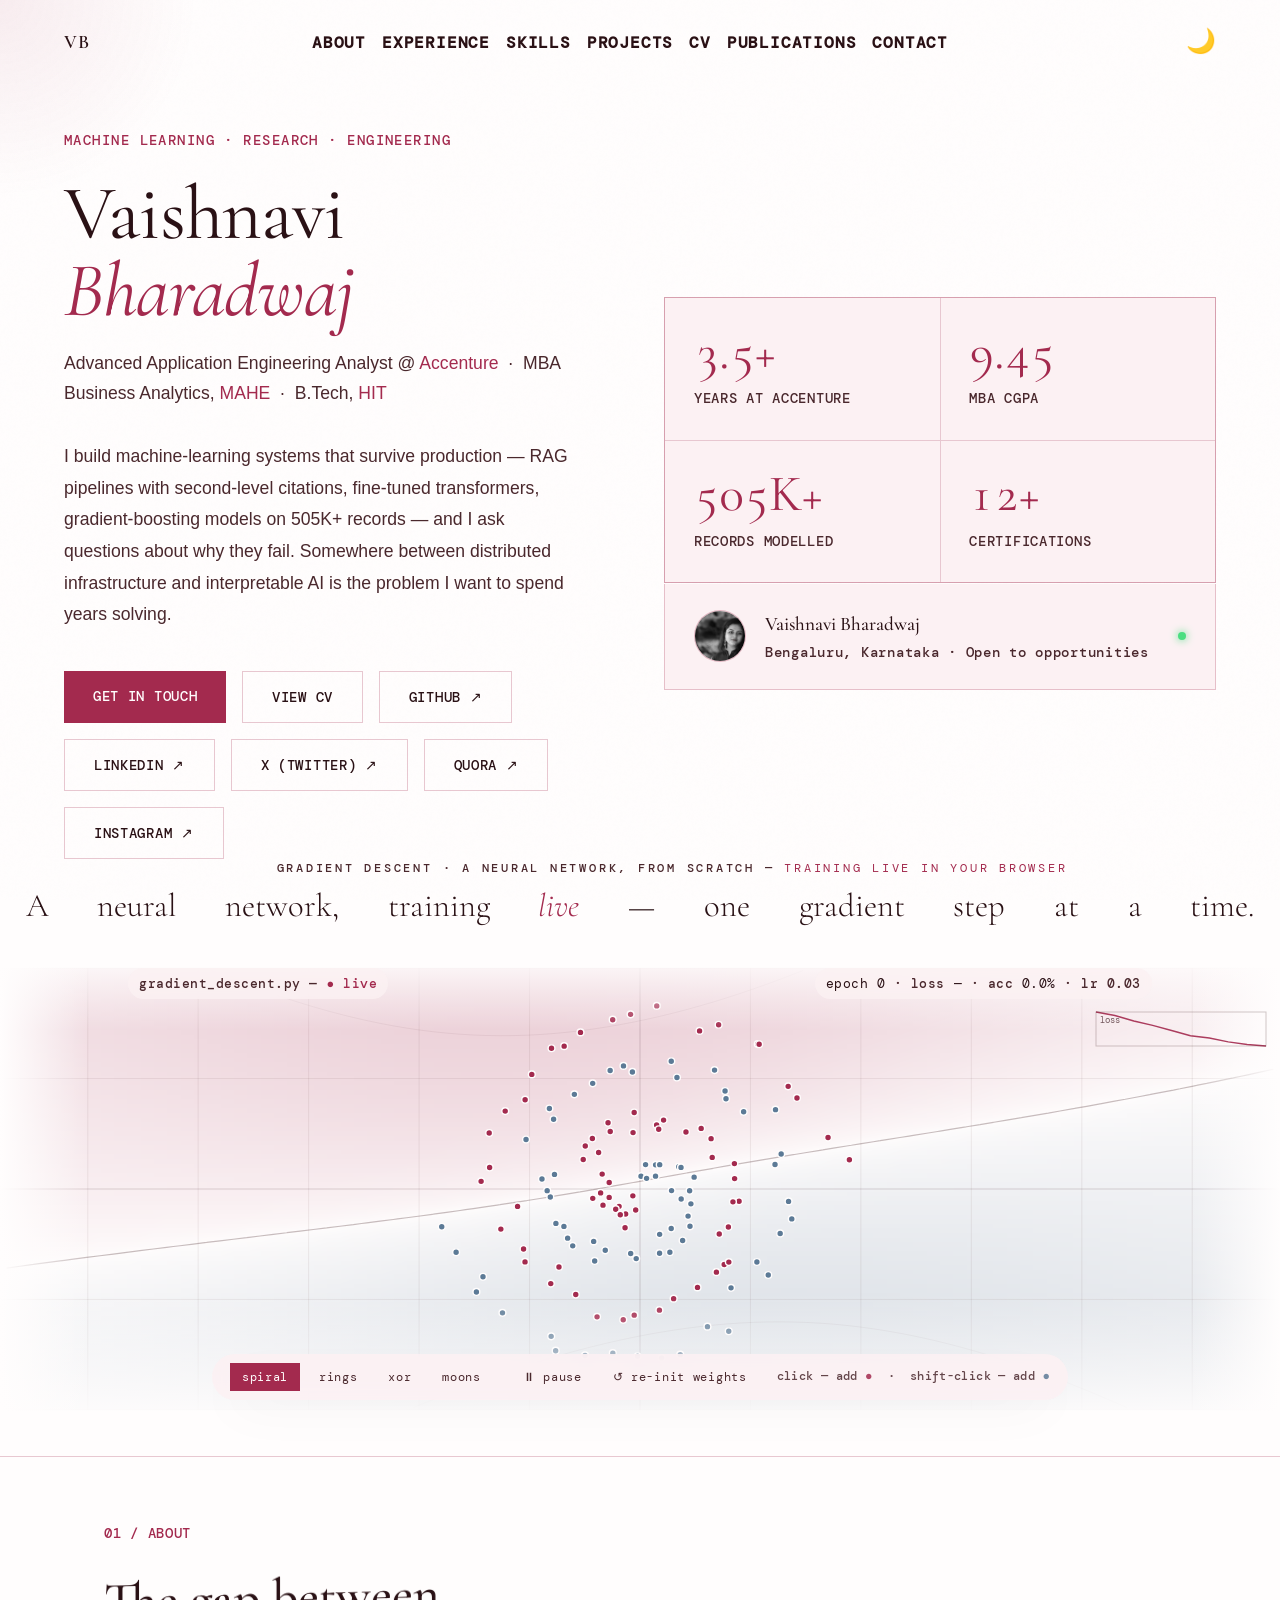
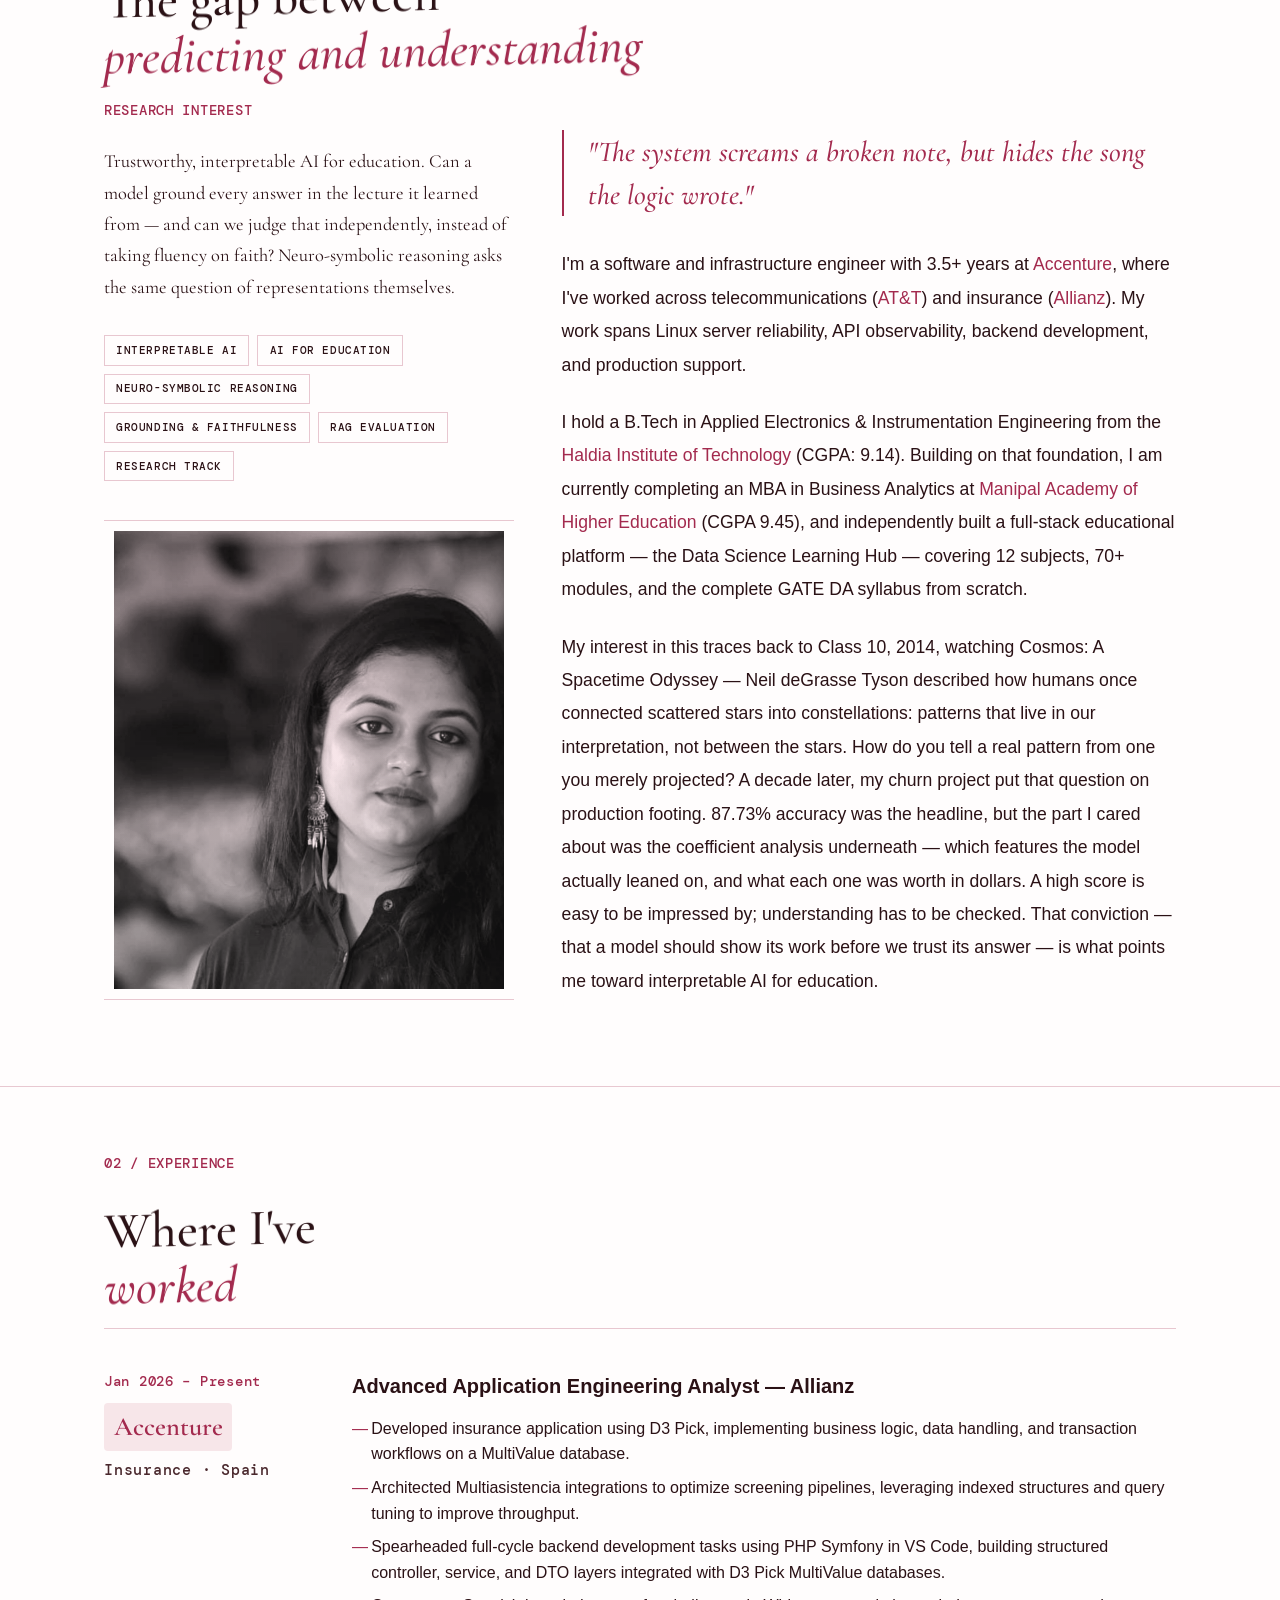
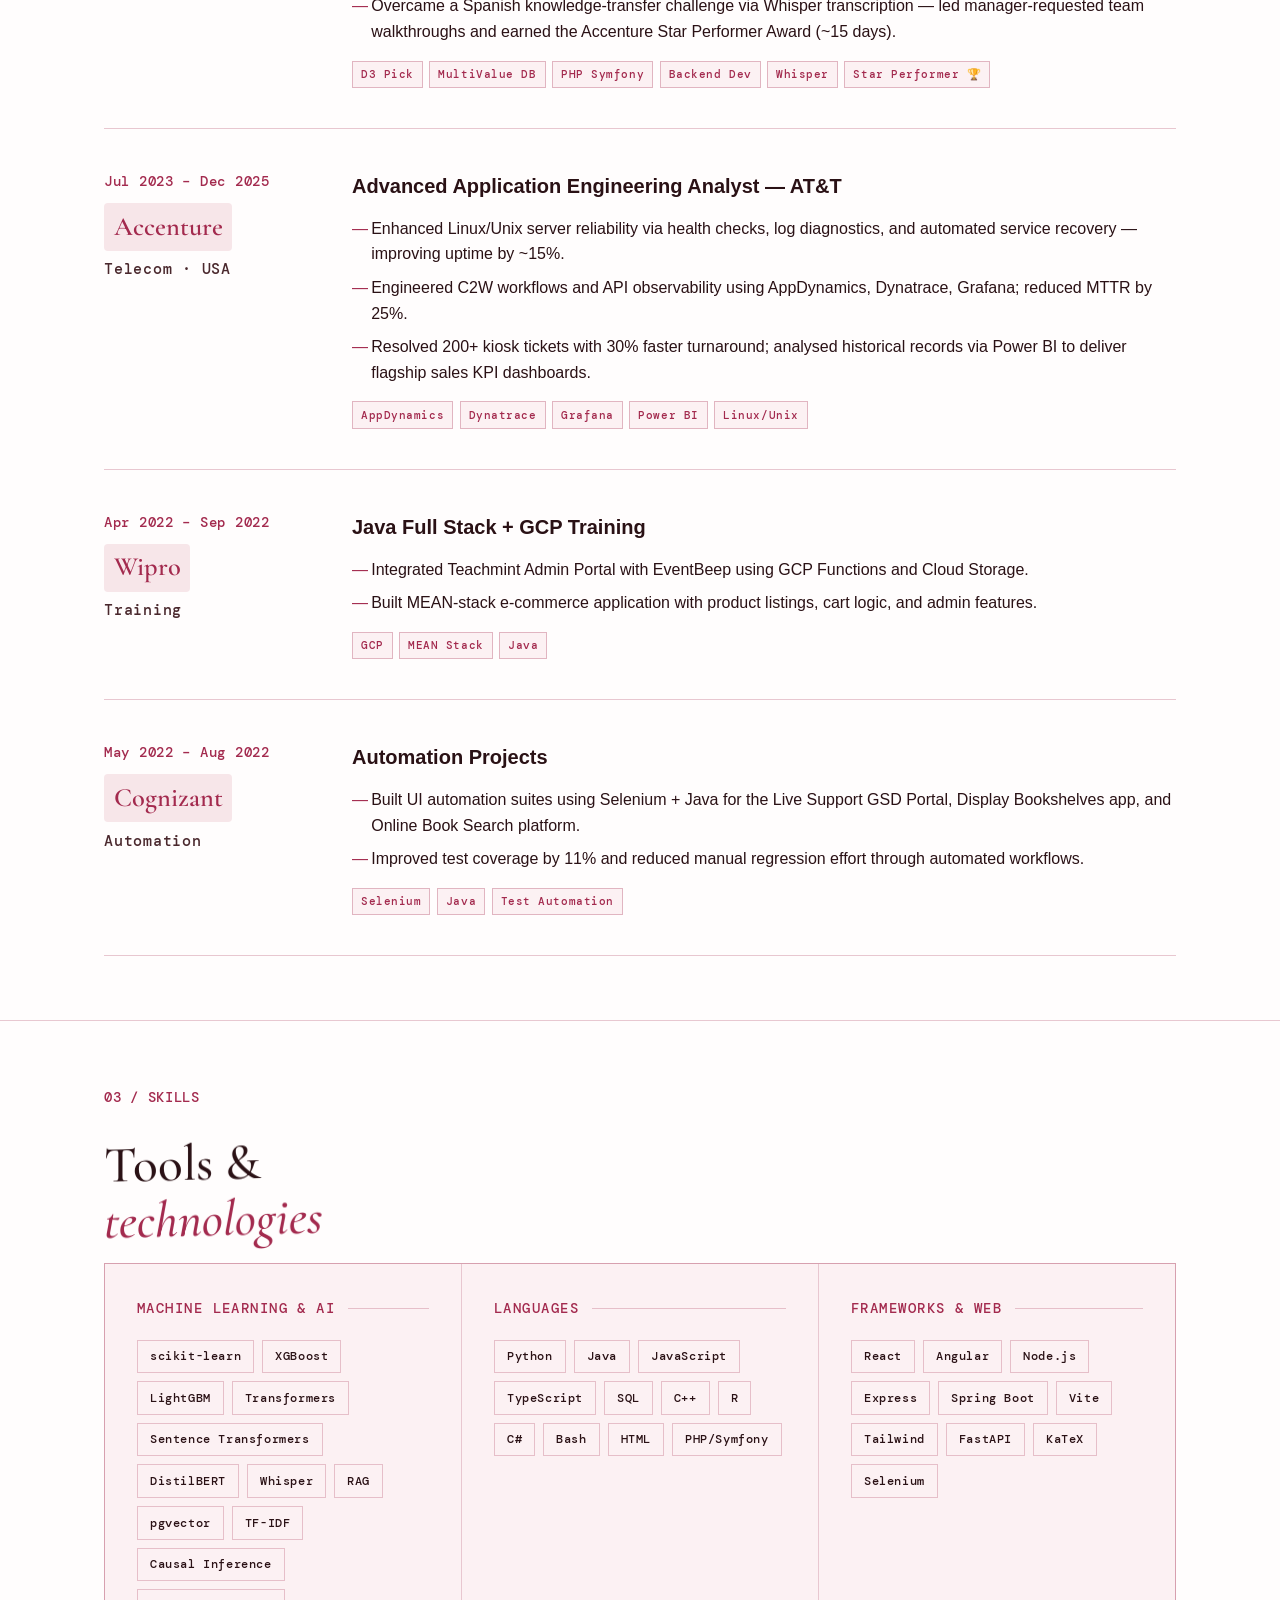
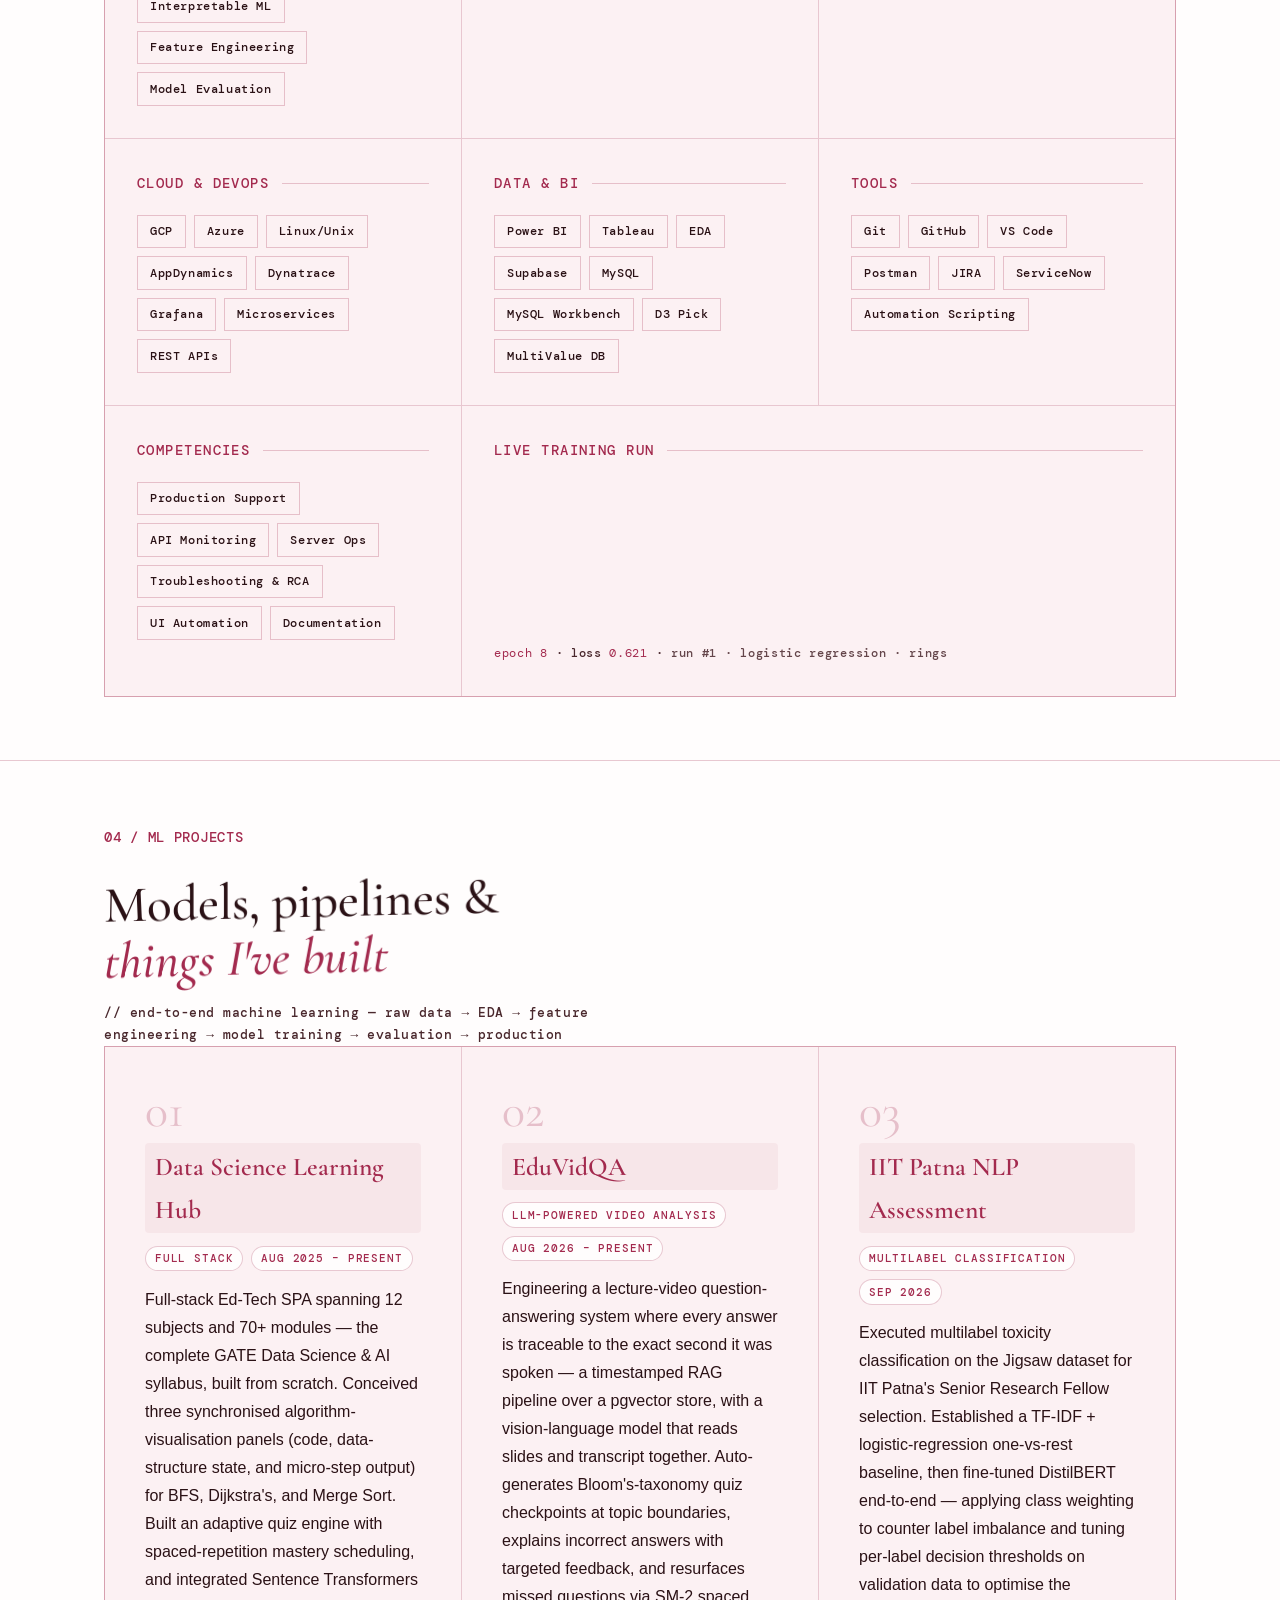
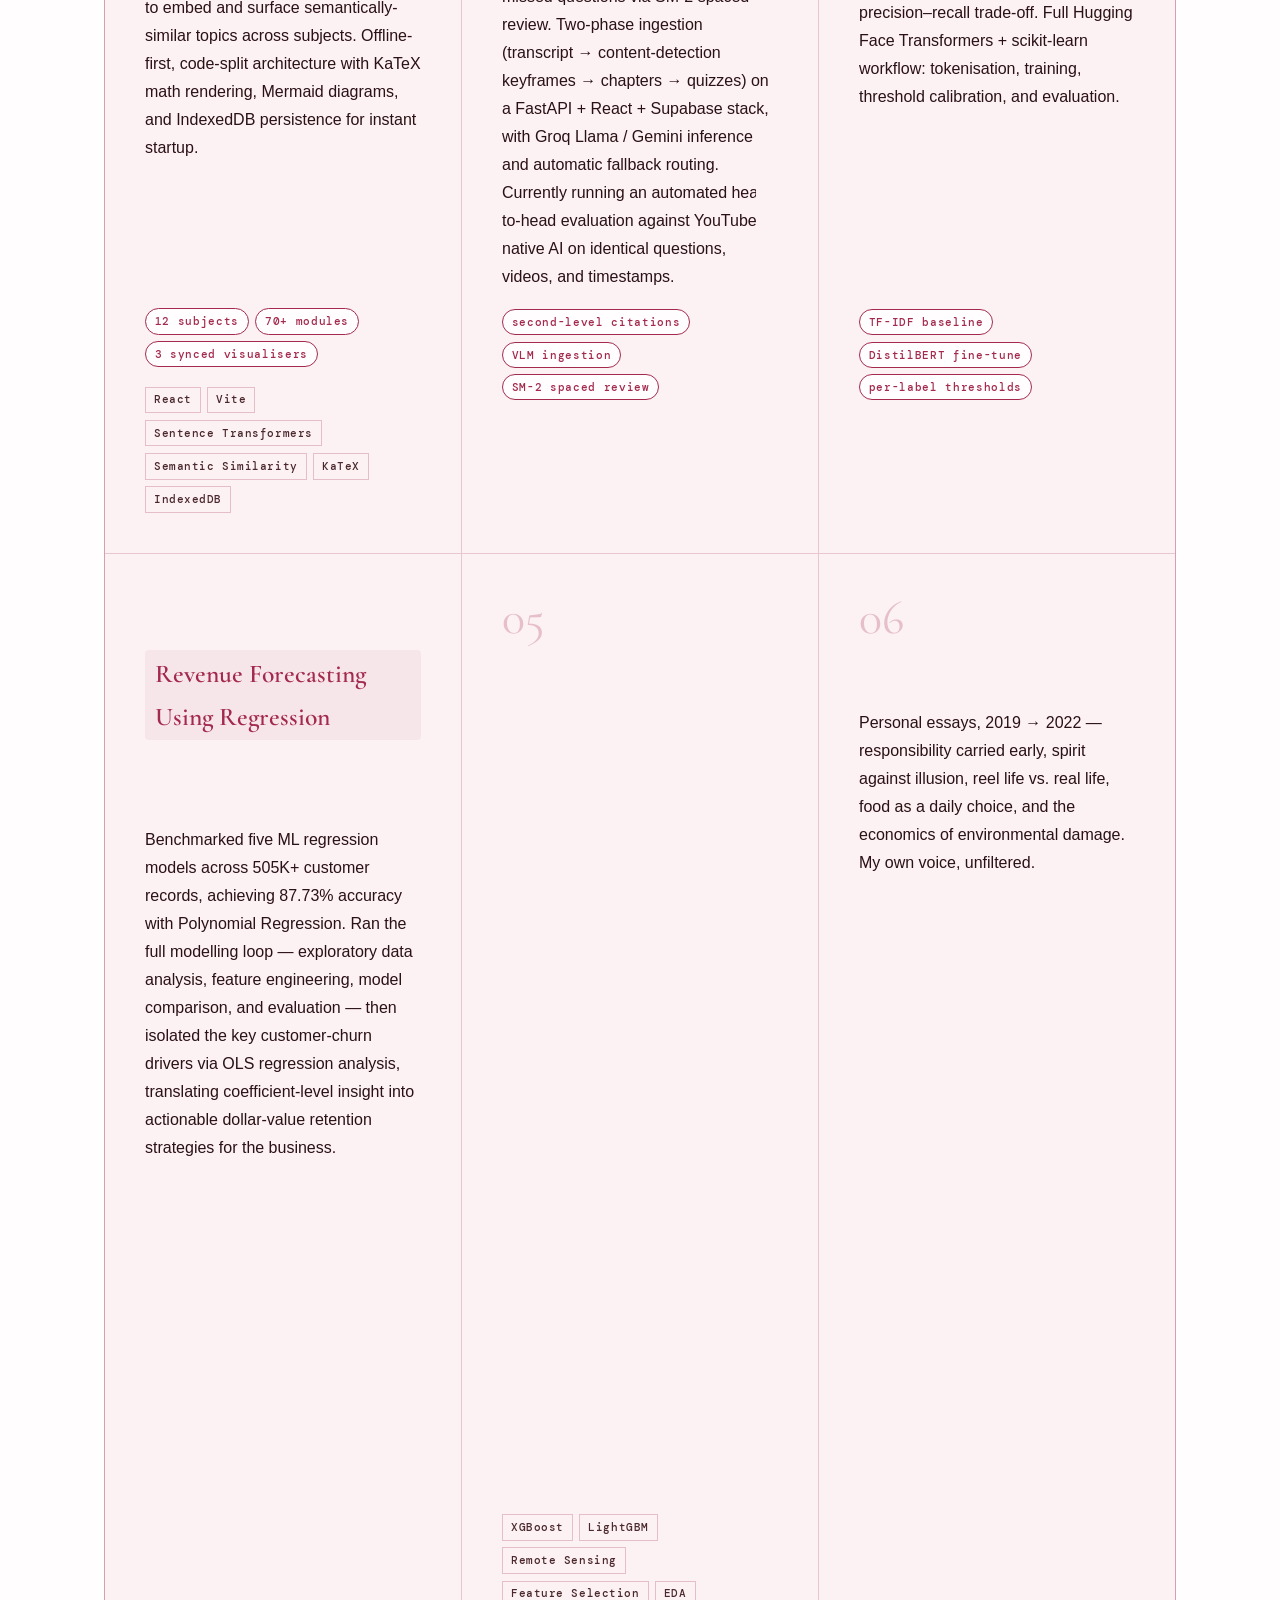
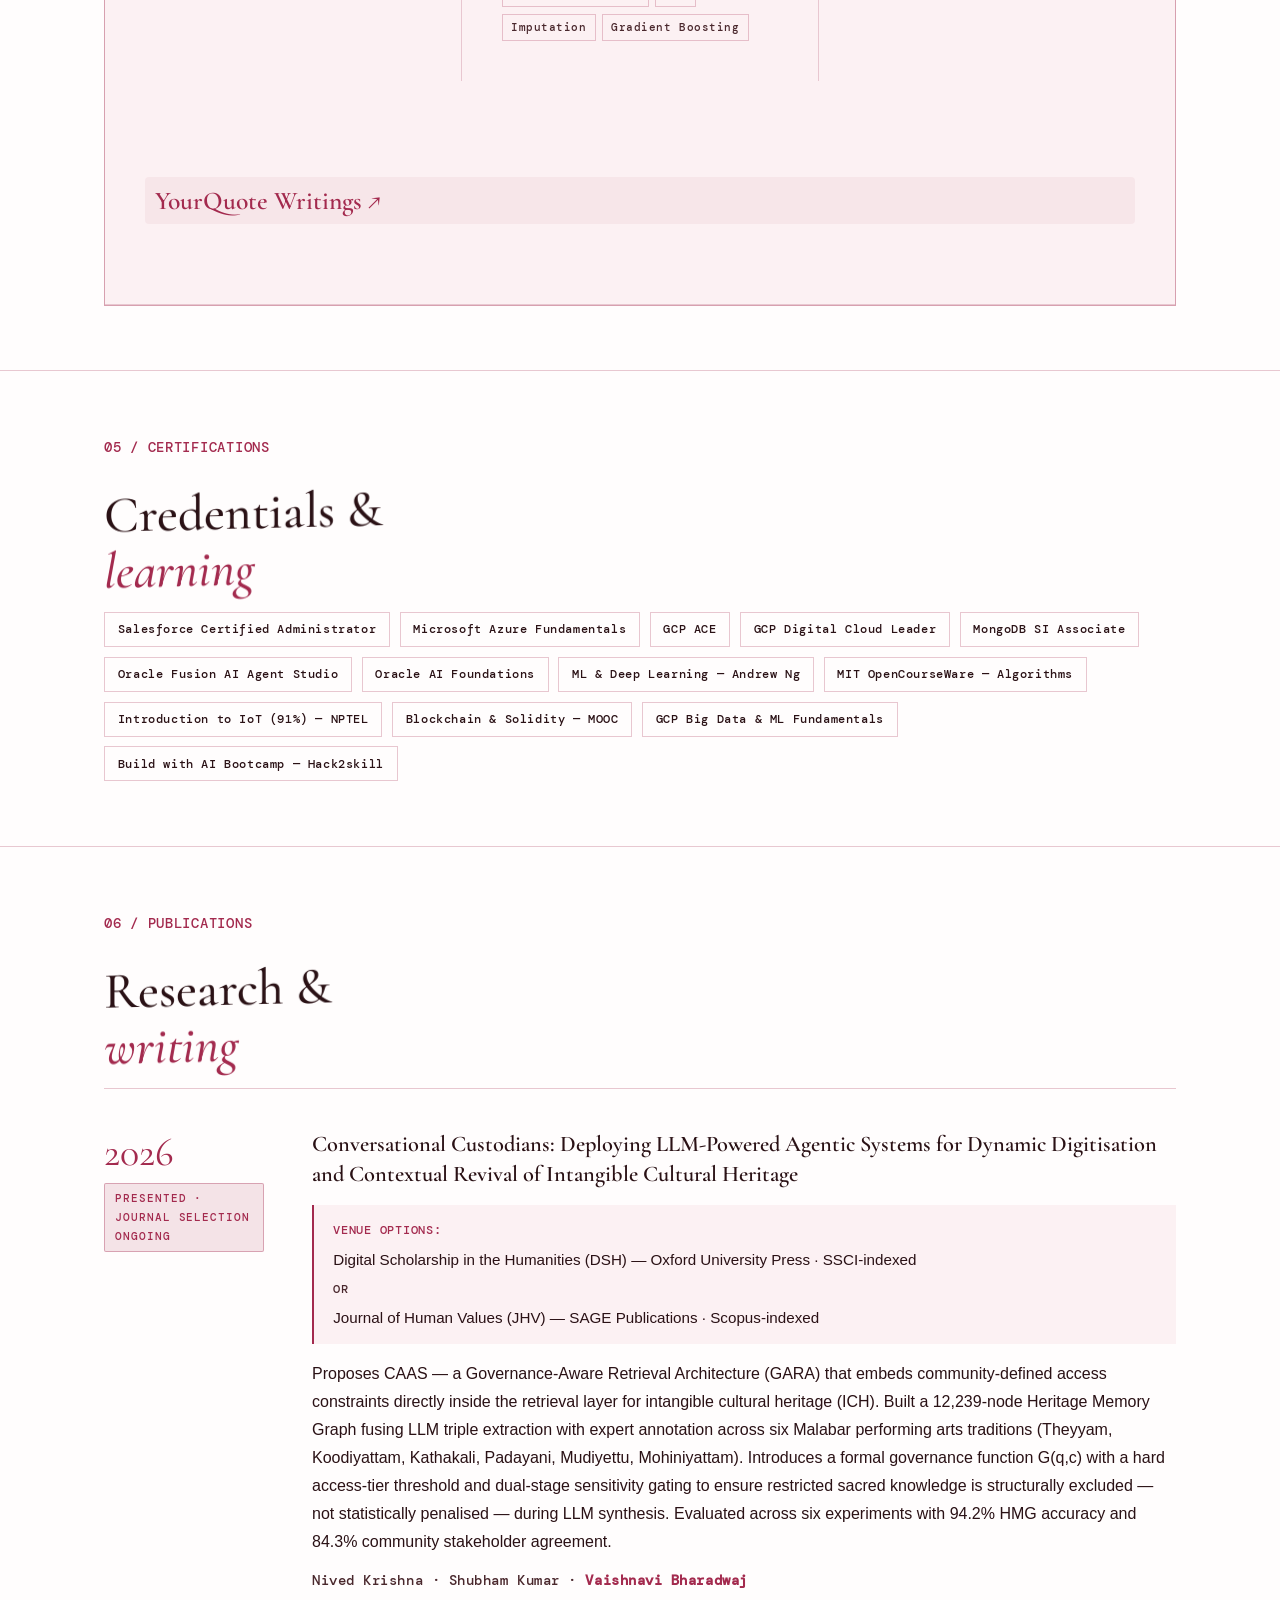
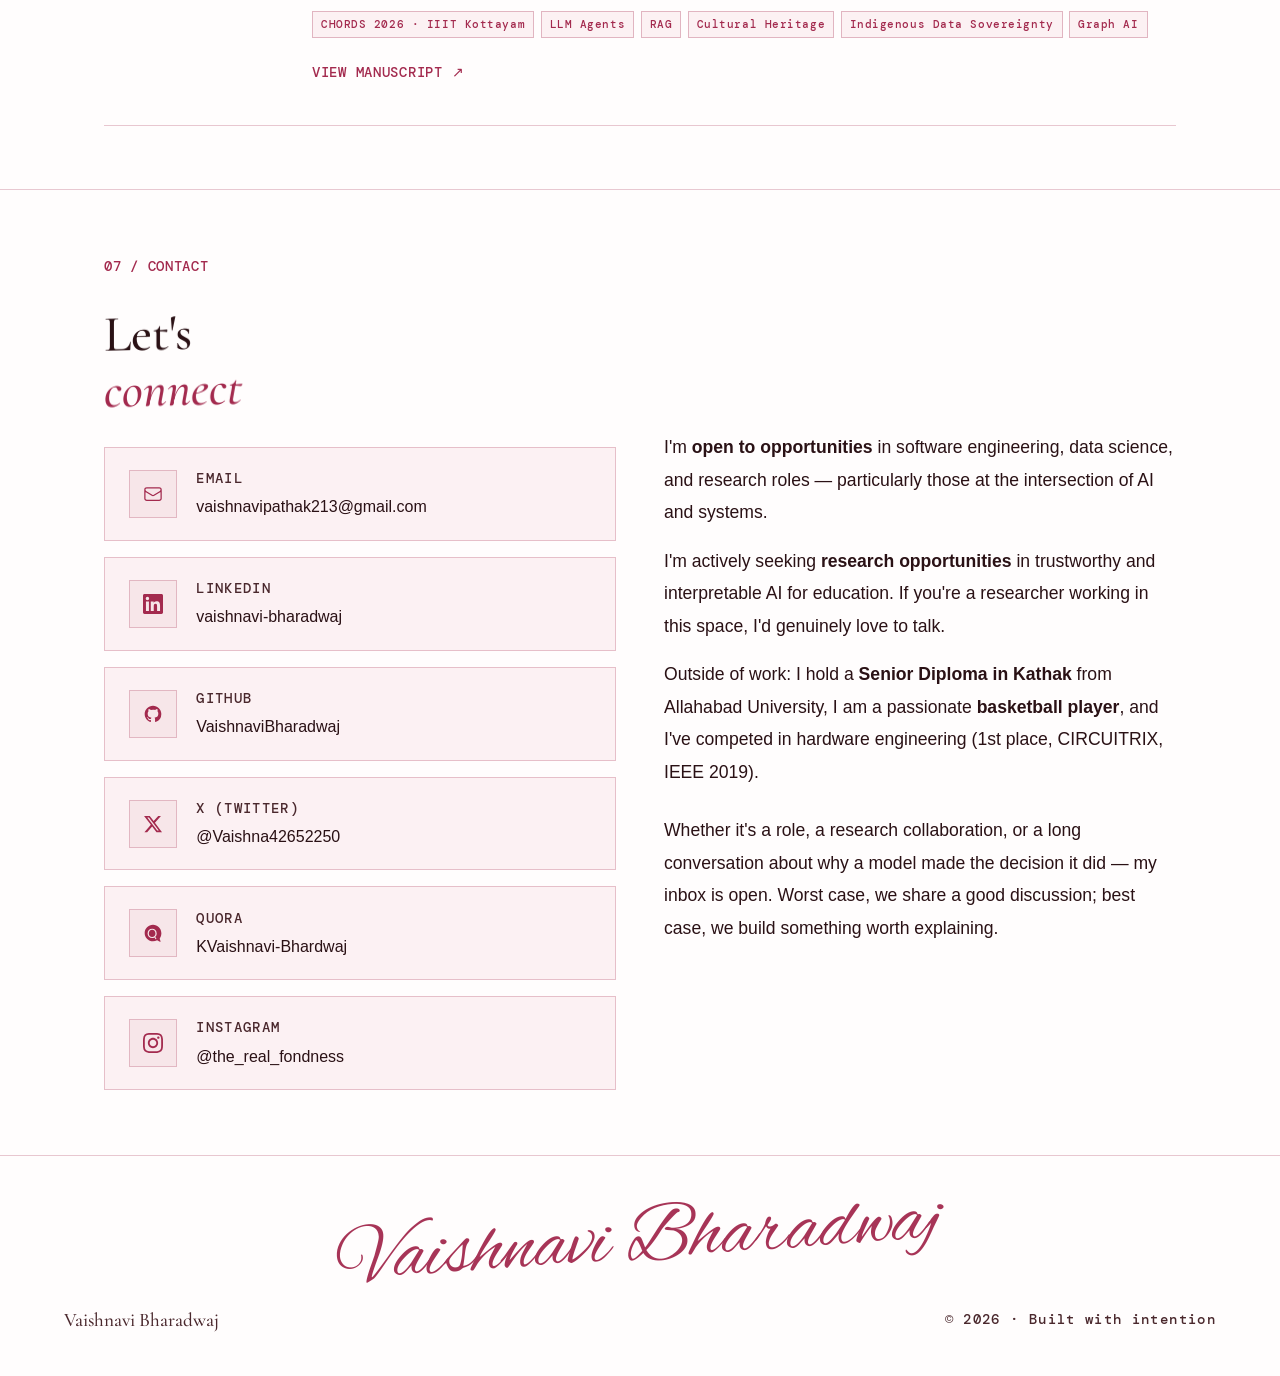
<file: index.html>
<!DOCTYPE html>
<html lang="en">
<head>
<meta charset="UTF-8">
<meta name="viewport" content="width=device-width, initial-scale=1.0">
<title>Vaishnavi Bharadwaj</title>
<link rel="icon" href="data:image/svg+xml,%3Csvg xmlns='http://www.w3.org/2000/svg' viewBox='0 0 64 64'%3E%3Crect width='64' height='64' rx='12' fill='%23121212'/%3E%3Ccircle cx='32' cy='32' r='13' fill='none' stroke='%23d4af37' stroke-width='4'/%3E%3Ccircle cx='32' cy='32' r='4.5' fill='%23d4af37'/%3E%3C/svg%3E">
<link rel="preconnect" href="https://fonts.googleapis.com">
<link href="https://fonts.googleapis.com/css2?family=Cormorant+Garamond:ital,wght@0,300;0,400;0,600;1,300&family=DM+Mono:wght@300;400&family=DM+Sans:wght@300;400;500&family=Alex+Brush&family=Pinyon+Script&display=swap" rel="stylesheet">
<style>
:root {
  --bg: #fffdfd; 
  --surface: #fcf1f3; 
  --surface2: #f7e6e9; 
  --accent: #a32a4e; 
  --accent2: #801d3a; 
  --text: #2a1115; 
  --muted: #4a282d; 
  --border: rgba(163, 42, 78, 0.25); 
  --glow-color: rgba(163, 42, 78, 0.08); 
  --class-b: #5c7a96;
  --font-display: 'Cormorant Garamond', serif;
  --font-mono: 'DM Mono', monospace;
  --font-body: -apple-system, BlinkMacSystemFont, "Segoe UI", Roboto, Helvetica, Arial, sans-serif, "Apple Color Emoji", "Segoe UI Emoji", "Segoe UI Symbol";
}

[data-theme="dark"] {
  --bg: #121212;
  --surface: #1e1e1e;
  --surface2: #2a2a2a;
  --accent: #d4af37; 
  --accent2: #c5a059; 
  --text: #ffffff;
  --muted: #cccccc;
  --border: rgba(255, 255, 255, 0.15);
  --class-b: #94b3cc;
  --glow-color: rgba(212, 175, 55, 0.08); 
}

*, *::before, *::after { box-sizing: border-box; margin: 0; padding: 0; }

html { scroll-behavior: smooth; }

body {
  background: var(--bg);
  color: var(--text);
  font-family: var(--font-body);
  font-size: 16px;
  font-weight: 500; 
  line-height: 1.7;
  overflow-x: hidden;
}

/* ── NOISE TEXTURE ── */
body::before {
  content: '';
  position: fixed;
  inset: 0;
  background-image: url("data:image/svg+xml,%3Csvg viewBox='0 0 256 256' xmlns='http://www.w3.org/2000/svg'%3E%3Cfilter id='noise'%3E%3CfeTurbulence type='fractalNoise' baseFrequency='0.9' numOctaves='4' stitchTiles='stitch'/%3E%3C/filter%3E%3Crect width='100%25' height='100%25' filter='url(%23noise)' opacity='0.04'/%3E%3C/svg%3E");
  pointer-events: none;
  z-index: 0;
  opacity: 0.4;
}

/* ── CURSOR GLOW ── */
.cursor-glow {
  position: fixed;
  width: 400px;
  height: 400px;
  border-radius: 50%;
  background: radial-gradient(circle, var(--glow-color) 0%, transparent 70%);
  pointer-events: none;
  transform: translate(-50%, -50%);
  transition: left 0.6s ease, top 0.6s ease, background 0.3s ease;
  z-index: 1;
}

/* ── NAV ── */
nav {
  position: fixed;
  top: 0; left: 0; right: 0;
  z-index: 100;
  padding: 1.5rem 4rem;
  display: flex;
  justify-content: space-between;
  align-items: center;
  border-bottom: 1px solid transparent;
  transition: border-color 0.3s, background 0.3s;
}
nav.scrolled {
  background: var(--surface);
  backdrop-filter: blur(20px);
  border-color: var(--border);
}
.nav-brand {
  font-family: var(--font-display);
  font-size: 1.2rem;
  font-weight: 600;
  letter-spacing: 0.05em;
  color: var(--text);
  text-decoration: none;
  flex: 0 0 auto;
}
.nav-links { flex: 1; display: flex; gap: 1rem; flex-wrap: wrap; justify-content: center; align-items: center; }
.nav-links a {
  font-family: var(--font-mono);
  font-size: 1rem;
  font-weight: 600;
  letter-spacing: 0.05em;
  text-transform: uppercase;
  color: var(--text);
  text-decoration: none;
  transition: color 0.2s;
}
.nav-links a:hover { color: var(--accent); }
#theme-toggle {
  font-size: 1.5rem;
  margin-left: 1rem;
  margin-top: -0.2rem;
  transition: transform 0.2s;
}
#theme-toggle:hover { transform: scale(1.1); }

/* ── HERO ── */
#hero {
  min-height: 100vh;
  display: flex;
  flex-wrap: wrap;
  align-items: center;
  padding: 6rem 4rem 2rem;
  position: relative;
  z-index: 2;
}
.hero-grid {
  display: grid;
  grid-template-columns: 1fr 1fr;
  gap: 3rem;
  align-items: center;
  max-width: 1200px;
  margin: 0 auto;
  width: 100%;
}
/* prevent grid min-content blowout on narrow viewports */
.hero-grid > * { min-width: 0; }
.hero-left { position: relative; }
.hero-eyebrow {
  font-family: var(--font-mono);
  font-size: 0.9rem;
  letter-spacing: 0.1em;
  text-transform: uppercase;
  color: var(--accent);
  margin-bottom: 1.5rem;
  opacity: 0;
  animation: fadeUp 0.8s 0.2s ease forwards;
}
.hero-name {
  font-family: var(--font-display);
  font-size: clamp(3.5rem, 6vw, 5.5rem);
  font-weight: 400;
  line-height: 1.0;
  letter-spacing: -0.01em;
  color: var(--text);
  opacity: 0;
  animation: fadeUp 0.8s 0.4s ease forwards;
}
.hero-name em {
  font-style: italic;
  color: var(--accent);
}
.hero-role {
  font-family: var(--font-body);
  font-size: 1.1rem;
  font-weight: 400;
  color: var(--muted);
  margin-top: 1.2rem;
  margin-bottom: 2rem;
  opacity: 0;
  animation: fadeUp 0.8s 0.6s ease forwards;
}
.hero-desc {
  font-size: 1.1rem;
  line-height: 1.8;
  color: var(--muted);
  max-width: 520px;
  opacity: 0;
  animation: fadeUp 0.8s 0.8s ease forwards;
}
.hero-actions {
  display: flex;
  gap: 1rem;
  margin-top: 2.5rem;
  flex-wrap: wrap;
  opacity: 0;
  animation: fadeUp 0.8s 1s ease forwards;
}
.btn-primary {
  font-family: var(--font-mono);
  font-size: 0.9rem;
  letter-spacing: 0.05em;
  text-transform: uppercase;
  padding: 0.8rem 1.8rem;
  background: var(--accent);
  color: var(--bg);
  text-decoration: none;
  border: none;
  cursor: pointer;
  transition: opacity 0.2s, transform 0.2s;
}
.btn-primary:hover { opacity: 0.85; transform: translateY(-1px); }
.btn-ghost {
  font-family: var(--font-mono);
  font-size: 0.9rem;
  letter-spacing: 0.05em;
  text-transform: uppercase;
  padding: 0.8rem 1.8rem;
  background: transparent;
  color: var(--text);
  text-decoration: none;
  border: 1px solid var(--border);
  transition: border-color 0.2s, color 0.2s;
}
.btn-ghost:hover { border-color: var(--accent); color: var(--accent); }

/* ── HERO RIGHT: STATS ── */
.hero-right {
  opacity: 0;
  animation: fadeIn 1s 1.2s ease forwards;
}
.stat-grid {
  display: grid;
  grid-template-columns: repeat(2, minmax(0, 1fr));
  gap: 1px;
  background: var(--border);
  border: 1px solid var(--border);
}
.stat-cell {
  background: var(--surface);
  padding: 1.8rem;
  min-width: 0;
  transition: background 0.3s;
}
.stat-cell:hover { background: var(--surface2); }
.stat-num {
  font-family: var(--font-display);
  font-size: 3.2rem;
  font-weight: 400;
  color: var(--accent);
  line-height: 1;
}
.stat-label {
  font-family: var(--font-mono);
  font-size: 0.9rem;
  letter-spacing: 0.05em;
  text-transform: uppercase;
  color: var(--muted);
  margin-top: 0.5rem;
}
.profile-strip {
  margin-top: 1px;
  background: var(--surface);
  border: 1px solid var(--border);
  border-top: none;
  padding: 1.5rem 1.8rem;
  display: flex;
  align-items: center;
  gap: 1.2rem;
}
.avatar {
  width: 52px;
  height: 52px;
  border-radius: 50%;
  object-fit: cover;
  border: 1px solid var(--border);
  flex-shrink: 0;
  background: var(--surface2);
}
.profile-info { flex: 1; }
.profile-name {
  font-family: var(--font-display);
  font-size: 1.2rem;
  font-weight: 500;
  color: var(--text);
}
.profile-location {
  font-family: var(--font-mono);
  font-size: 0.9rem;
  color: var(--muted);
  letter-spacing: 0.05em;
}
.status-dot {
  width: 8px; height: 8px;
  border-radius: 50%;
  background: #4ade80;
  box-shadow: 0 0 8px #4ade80;
  animation: pulse 2s infinite;
  flex-shrink: 0;
}
@keyframes pulse { 0%,100% { opacity:1; } 50% { opacity:0.4; } }

/* ── SECTION BASE ── */
section {
  padding: 4rem 4rem;
  position: relative;
  z-index: 2;
  max-width: 1200px;
  margin: 0 auto;
}
.section-label {
  font-family: var(--font-mono);
  font-size: 0.9rem;
  letter-spacing: 0.05em;
  text-transform: uppercase;
  color: var(--accent);
  margin-bottom: 1rem;
}
.section-title {
  font-family: var(--font-display);
  font-size: clamp(2rem, 4vw, 3.5rem);
  font-weight: 500;
  line-height: 1.1;
  color: var(--text);
  margin-bottom: 1.5rem;
}
.section-title em { font-style: italic; color: var(--accent); }

/* ── DIVIDER ── */
.divider {
  width: 100%;
  height: 1px;
  background: var(--border);
  position: relative;
  z-index: 2;
}

/* ── ABOUT ── */
.about-grid {
  display: grid;
  grid-template-columns: 1fr 1.5fr;
  gap: 3rem;
  align-items: start;
}
.about-left {}
.about-tags {
  display: flex;
  flex-wrap: wrap;
  gap: 0.5rem;
  margin-top: 2rem;
}
.tag {
  font-family: var(--font-mono);
  font-size: 0.7rem;
  letter-spacing: 0.05em;
  padding: 0.3rem 0.7rem;
  border: 1px solid var(--border);
  color: var(--text);
  font-weight: 500;
  text-transform: uppercase;
  transition: border-color 0.2s, color 0.2s;
}
.tag:hover { border-color: var(--accent); color: var(--accent); }
.about-right p {
  font-size: 1.1rem;
  line-height: 1.9;
  color: var(--text);
  margin-bottom: 1.5rem;
}
.about-right p strong { color: var(--text); font-weight: 500; }
.pull-quote {
  font-family: var(--font-display);
  font-size: 1.8rem;
  font-style: italic;
  font-weight: 400;
  line-height: 1.5;
  color: var(--accent);
  border-left: 2px solid var(--accent);
  padding-left: 1.5rem;
  margin: 2rem 0;
}

/* ── EXPERIENCE ── */
.exp-list { display: flex; flex-direction: column; gap: 0; }
.exp-item {
  display: grid;
  grid-template-columns: 200px 1fr;
  gap: 3rem;
  padding: 2.5rem 0;
  border-top: 1px solid var(--border);
  transition: background 0.2s;
}
.exp-item:last-child { border-bottom: 1px solid var(--border); }
.exp-meta {}
.exp-period {
  font-family: var(--font-mono);
  font-size: 0.9rem;
  letter-spacing: 0.05em;
  color: var(--accent);
  margin-bottom: 0.4rem;
}
.exp-company {
  font-family: var(--font-display);
  font-size: 1.65rem;
  font-weight: 600;
  color: var(--accent);
  background-color: var(--surface2);
  padding: 0.1rem 0.6rem;
  display: inline-block;
  border-radius: 4px;
  margin-top: 0.2rem;
}
.exp-company a {
  color: var(--accent) !important;
  transition: color 0.3s;
}
.exp-company a:hover {
  color: var(--text) !important;
}
.exp-industry {
  font-family: var(--font-mono);
  font-size: 0.95rem;
  letter-spacing: 0.05em;
  color: var(--muted);
  margin-top: 0.4rem;
}
.exp-content {}
.exp-title {
  font-size: 1.25rem;
  font-weight: 600;
  color: var(--text);
  margin-bottom: 0.8rem;
}
.exp-bullets {
  list-style: none;
  display: flex;
  flex-direction: column;
  gap: 0.5rem;
}
.exp-bullets li {
  font-size: 1rem;
  color: var(--text);
  padding-left: 1.2rem;
  position: relative;
  line-height: 1.6;
}
.exp-bullets li::before {
  content: '—';
  position: absolute;
  left: 0;
  color: var(--accent);
  font-size: 1rem;
}
.exp-tags {
  display: flex;
  flex-wrap: wrap;
  gap: 0.4rem;
  margin-top: 1rem;
}
.exp-tag {
  font-family: var(--font-mono);
  font-size: 0.7rem;
  letter-spacing: 0.05em;
  padding: 0.2rem 0.5rem;
  background: var(--surface);
  color: var(--accent);
  border: 1px solid rgba(163, 42, 78, 0.3);
}

/* ── SKILLS ── */
.skills-grid {
  display: grid;
  grid-template-columns: repeat(auto-fit, minmax(280px, 1fr));
  gap: 1px;
  background: var(--border);
  border: 1px solid var(--border);
}
.skill-group {
  background: var(--surface);
  padding: 2rem;
  transition: background 0.3s;
}
.skill-group:hover { background: var(--surface2); }
.skill-group-label {
  font-family: var(--font-mono);
  font-size: 0.9rem;
  letter-spacing: 0.1em;
  text-transform: uppercase;
  color: var(--accent);
  margin-bottom: 1.2rem;
  display: flex;
  align-items: center;
  gap: 0.8rem;
}
.skill-group-label::after {
  content: '';
  flex: 1;
  height: 1px;
  background: var(--border);
}
.skill-pills {
  display: flex;
  flex-wrap: wrap;
  gap: 0.5rem;
}
.skill-pill {
  font-family: var(--font-mono);
  font-size: 0.75rem;
  letter-spacing: 0.05em;
  padding: 0.35rem 0.75rem;
  border: 1px solid var(--border);
  color: var(--text);
  font-weight: 500;
  transition: border-color 0.2s, color 0.2s, background 0.2s;
  cursor: default;
}
.skill-pill:hover { border-color: var(--accent); color: var(--text); background: var(--surface2); }
.skill-run canvas { display: block; width: 100%; height: 150px; }
.run-readout {
  margin-top: 0.8rem;
  font-family: var(--font-mono);
  font-size: 0.72rem;
  letter-spacing: 0.06em;
  color: var(--muted);
  font-variant-numeric: tabular-nums;
}
.run-readout strong { color: var(--accent); font-weight: 400; }
.run-readout span { opacity: 0.85; }
@media (min-width: 971px) { .skill-run { grid-column: span 2; } }

/* ── PROJECTS ── */
.projects-grid {
  display: flex;
  flex-wrap: wrap;
  gap: 1px;
  background: var(--border);
  border: 1px solid var(--border);
}
.project-card {
  flex: 1 1 calc(33.333% - 1px);
  min-width: 320px;
  box-sizing: border-box;
  background: var(--surface);
  padding: 2.5rem;
  transition: background 0.3s;
  display: flex;
  flex-direction: column;
}
.project-card:hover { background: var(--surface2); }
.project-num {
  font-family: var(--font-display);
  font-size: 3rem;
  font-weight: 400;
  color: var(--border);
  line-height: 1;
  margin-bottom: 0.5rem;
  transition: color 0.3s;
}
.project-card:hover .project-num { color: var(--accent); }
.project-name {
  font-family: var(--font-display);
  font-size: 1.6rem;
  font-weight: 600;
  color: var(--accent);
  background-color: var(--surface2);
  padding: 0.1rem 0.6rem;
  display: inline-block;
  border-radius: 4px;
  margin-bottom: 0.8rem;
}
.project-desc {
  font-size: 1rem;
  line-height: 1.75;
  color: var(--text);
  flex: 1;
}
.project-link {
  margin-top: 1.5rem;
  font-family: var(--font-mono);
  font-size: 0.9rem;
  letter-spacing: 0.05em;
  text-transform: uppercase;
  color: var(--accent);
  text-decoration: none;
  display: inline-flex;
  align-items: center;
  gap: 0.4rem;
  transition: gap 0.2s;
}
.project-link:hover { gap: 0.7rem; }

/* ── CERTS ── */
.cert-scroll {
  display: flex;
  flex-wrap: wrap;
  gap: 0.6rem;
}
.cert-item {
  font-family: var(--font-mono);
  font-size: 0.75rem;
  letter-spacing: 0.05em;
  padding: 0.4rem 0.8rem;
  border: 1px solid var(--border);
  color: var(--text);
  font-weight: 500;
  transition: border-color 0.2s, color 0.2s, background-color 0.2s;
}
.cert-item:hover { border-color: var(--accent); color: var(--accent); background-color: var(--surface2); }

/* ── PUBLICATIONS ── */
.pub-list { display: flex; flex-direction: column; gap: 0; }
.pub-card {
  display: grid;
  grid-template-columns: 160px 1fr;
  gap: 3rem;
  padding: 2.5rem 0;
  border-top: 1px solid var(--border);
  border-bottom: 1px solid var(--border);
  transition: background 0.2s;
}
.pub-card:hover { background: var(--surface); padding-left: 1rem; padding-right: 1rem; margin-left: -1rem; margin-right: -1rem; }
.pub-meta { display: flex; flex-direction: column; gap: 0.7rem; padding-top: 0.2rem; }
.pub-year {
  font-family: var(--font-display);
  font-size: 2.5rem;
  font-weight: 400;
  color: var(--accent);
  line-height: 1;
}
.pub-status {
  font-family: var(--font-mono);
  font-size: 0.7rem;
  letter-spacing: 0.08em;
  text-transform: uppercase;
  padding: 0.3rem 0.65rem;
  background: rgba(163, 42, 78, 0.12);
  color: var(--accent);
  border: 1px solid rgba(163, 42, 78, 0.35);
  border-radius: 2px;
  display: inline-block;
}
[data-theme="dark"] .pub-status {
  background: rgba(212, 175, 55, 0.12);
  color: var(--accent);
  border-color: rgba(212, 175, 55, 0.35);
}
.pub-title {
  font-family: var(--font-display);
  font-size: 1.4rem;
  font-weight: 600;
  color: var(--text);
  line-height: 1.35;
  margin-bottom: 1rem;
}
.pub-venue {
  display: flex;
  flex-direction: column;
  gap: 0.3rem;
  margin-bottom: 1rem;
  padding: 0.9rem 1.2rem;
  border-left: 2px solid var(--accent);
  background: var(--surface);
}
.pub-venue-label {
  font-family: var(--font-mono);
  font-size: 0.78rem;
  letter-spacing: 0.06em;
  text-transform: uppercase;
  color: var(--accent);
  margin-bottom: 0.2rem;
}
.pub-venue-item {
  font-size: 0.95rem;
  color: var(--text);
  line-height: 1.5;
}
.pub-venue-sep {
  font-family: var(--font-mono);
  font-size: 0.75rem;
  color: var(--muted);
  text-transform: uppercase;
  letter-spacing: 0.1em;
  padding: 0.15rem 0;
}
.pub-desc {
  font-size: 1rem;
  line-height: 1.75;
  color: var(--text);
  margin-bottom: 0.8rem;
}
.pub-authors {
  font-family: var(--font-mono);
  font-size: 0.85rem;
  letter-spacing: 0.04em;
  color: var(--muted);
  margin-bottom: 1.2rem;
}
.pub-authors strong { color: var(--accent); font-weight: 600; }
.pub-tags {
  display: flex;
  flex-wrap: wrap;
  gap: 0.4rem;
  margin-bottom: 1.2rem;
}
.pub-tag {
  font-family: var(--font-mono);
  font-size: 0.7rem;
  letter-spacing: 0.05em;
  padding: 0.2rem 0.5rem;
  background: var(--surface);
  color: var(--accent);
  border: 1px solid rgba(163, 42, 78, 0.3);
}
.pub-link {
  font-family: var(--font-mono);
  font-size: 0.9rem;
  letter-spacing: 0.05em;
  text-transform: uppercase;
  color: var(--accent);
  text-decoration: none;
  display: inline-flex;
  align-items: center;
  gap: 0.4rem;
  transition: gap 0.2s;
}
.pub-link:hover { gap: 0.7rem; }
@media (max-width: 768px) {
  .pub-card { grid-template-columns: 1fr; gap: 1rem; }
  .pub-card:hover { padding-left: 0; padding-right: 0; margin-left: 0; margin-right: 0; }
}

/* ── CONTACT ── */
.contact-grid {
  display: grid;
  grid-template-columns: 1fr 1fr;
  gap: 3rem;
  align-items: start;
}
.contact-grid > * { min-width: 0; }
.contact-links { display: flex; flex-direction: column; gap: 1rem; margin-top: 1rem; }
.contact-link {
  display: flex;
  align-items: center;
  gap: 1.2rem;
  padding: 1.2rem 1.5rem;
  border: 1px solid var(--border);
  text-decoration: none;
  transition: border-color 0.2s, background 0.2s;
  background: var(--surface);
}
.contact-link:hover { border-color: var(--accent); background: var(--surface2); }
.contact-link-icon {
  width: 48px;
  height: 48px;
  background: var(--surface2);
  border: 1px solid var(--border);
  display: flex;
  align-items: center;
  justify-content: center;
  flex-shrink: 0;
}
.contact-link-icon svg { width: 20px; height: 20px; }
.contact-link-label {
  font-family: var(--font-mono);
  font-size: 0.85rem;
  letter-spacing: 0.1em;
  text-transform: uppercase;
  color: var(--muted);
}
.contact-link-value {
  font-size: 1rem;
  color: var(--text);
  margin-top: 0.2rem;
  overflow-wrap: anywhere;
}
.contact-right p {
  font-size: 1.1rem;
  line-height: 1.85;
  color: var(--text);
}
.contact-right p strong { color: var(--text); }

/* ── FOOTER ── */
footer {
  border-top: 1px solid var(--border);
  padding: 2.5rem 4rem;
  display: flex;
  justify-content: space-between;
  align-items: center;
  position: relative;
  z-index: 2;
}
.footer-signature {
  margin: 0 auto 1rem auto;
  display: block;
  font-family: 'Alex Brush', cursive;
  font-size: 5rem;
  line-height: 1.15;
  color: var(--accent);
  text-align: center;
  transform: rotate(-4deg);
  opacity: 0.95;
}
.footer-brand {
  font-family: var(--font-display);
  font-size: 1.2rem;
  color: var(--muted);
  font-weight: 500;
}
.footer-copy {
  font-family: var(--font-mono);
  font-size: 0.85rem;
  letter-spacing: 0.1em;
  color: var(--muted);
}

/* ── ANIMATIONS ── */
@keyframes fadeUp {
  from { opacity: 0; transform: translateY(20px); }
  to { opacity: 1; transform: translateY(0); }
}
@keyframes fadeIn {
  from { opacity: 0; }
  to { opacity: 1; }
}

/* Scroll reveal — 3D entrance */
.reveal {
  opacity: 0;
  transform: perspective(1200px) translateY(36px) rotateX(8deg);
  transform-origin: 50% 100%;
  transition: opacity 0.8s cubic-bezier(0.22, 1, 0.36, 1), transform 0.8s cubic-bezier(0.22, 1, 0.36, 1);
}
.reveal.visible {
  opacity: 1;
  transform: perspective(1200px) translateY(0) rotateX(0deg);
}

/* ── LIVE TRAINING CONSOLE — borderless, printed into the page ── */
.nn-intro { text-align: center; margin-bottom: 0.4rem; }
.nn-intro-label {
  font-family: var(--font-mono);
  font-size: 0.72rem;
  letter-spacing: 0.24em;
  text-transform: uppercase;
  color: var(--muted);
}
.nn-intro-label b { color: var(--accent); font-weight: 400; }
.nn-intro-title {
  font-family: var(--font-display);
  font-size: clamp(1.55rem, 2.55vw, 2.3rem);
  font-weight: 300;
  color: var(--text);
  width: 100vw;
  margin: 0.45rem 0 0.6rem -4rem;
  padding: 0 1.6rem;
  line-height: 1.2;
}
.nn-intro-title em { font-style: italic; color: var(--accent); }
@media (min-width: 769px) {
  @supports (text-align-last: justify) {
    .nn-intro-title { text-align: justify; text-align-last: justify; }
  }
}
.nn-console { position: relative; margin-top: 0.8rem; flex: 0 0 100%; width: 100%; }
#nn-canvas {
  display: block;
  width: 100vw;
  margin-left: calc(50% - 50vw);
  height: 470px;
  cursor: crosshair;
}
.nn-head {
  position: absolute;
  top: 14px;
  left: max(4rem, calc(50vw - 600px));
  right: max(4rem, calc(50vw - 600px));
  display: flex;
  align-items: baseline;
  justify-content: space-between;
  gap: 0.6rem 1.4rem;
  flex-wrap: wrap;
  font-family: var(--font-mono);
  font-size: 0.8rem;
  letter-spacing: 0.04em;
  color: var(--muted);
  pointer-events: none;
}
.nn-title,
.nn-readout {
  padding: 0.3rem 0.7rem;
  border-radius: 999px;
  background: var(--surface);
  background: color-mix(in srgb, var(--surface) 78%, transparent);
  -webkit-backdrop-filter: blur(5px);
  backdrop-filter: blur(5px);
  font-variant-numeric: tabular-nums;
}
.nn-title { color: var(--muted); }
.nn-live { color: var(--accent); animation: nn-blink 1.6s ease-in-out infinite; }
@keyframes nn-blink { 0%, 100% { opacity: 1; } 50% { opacity: 0.3; } }
.nn-readout strong { color: var(--text); font-weight: 400; }
.nn-foot {
  position: absolute;
  bottom: 24px;
  left: 50%;
  transform: translateX(-50%);
  display: flex;
  align-items: center;
  justify-content: center;
  gap: 0.4rem 1.1rem;
  flex-wrap: wrap;
  padding: 0.55rem 1.1rem;
  border-radius: 999px;
  width: max-content;
  max-width: min(100%, calc(100vw - 3rem));
  background: var(--surface);
  background: color-mix(in srgb, var(--surface) 88%, transparent);
  -webkit-backdrop-filter: blur(8px);
  backdrop-filter: blur(8px);
  box-shadow: 0 18px 50px -22px rgba(0, 0, 0, 0.45);
  font-family: var(--font-mono);
  font-size: 0.78rem;
}
.nn-group { display: inline-flex; gap: 0.4rem; align-items: center; }
.nn-btn {
  font-family: var(--font-mono);
  font-size: 0.75rem;
  letter-spacing: 0.06em;
  background: transparent;
  color: var(--muted);
  border: 1px solid transparent;
  padding: 0.32rem 0.7rem;
  cursor: pointer;
  transition: color 0.18s, border-color 0.18s, background 0.18s;
}
.nn-btn:hover { color: var(--text); border-color: var(--border); }
.nn-btn.active { background: var(--accent); border-color: var(--accent); color: var(--bg); }
.nn-hint { color: var(--muted); opacity: 0.85; letter-spacing: 0.03em; }
.nn-hint .dot-a { color: var(--accent); }
.nn-hint .dot-b { color: var(--class-b); }
@media (max-width: 768px) {
  #nn-canvas { height: 340px; }
  .nn-head { left: 0.9rem; right: 0.9rem; top: 10px; font-size: 0.66rem; }
  .nn-foot { bottom: 12px; max-width: calc(100vw - 1.8rem); padding: 0.45rem 0.7rem; gap: 0.3rem 0.6rem; }
  .nn-btn { font-size: 0.68rem; padding: 0.26rem 0.5rem; }
  .nn-readout { font-size: 0.62rem; }
  .nn-hint { display: none; }
}
@media (prefers-reduced-motion: reduce) {
  .nn-live { animation: none; }
}

/* ── 3-D ENGRAVED BACKGROUNDS — ink scenes behind sections ── */
#skills, #contact, #about, #experience, #projects, #certifications, #publications { position: relative; }
#about > :not(.bg-viz), #experience > :not(.bg-viz), #projects > :not(.bg-viz),
#certifications > :not(.bg-viz), #publications > :not(.bg-viz),
#skills > .reveal, #skills > .skills-grid,
#contact > .reveal, #contact > .contact-grid { position: relative; z-index: 1; }
.bg-viz {
  position: absolute;
  inset: 0;
  width: 100%;
  height: 100%;
  pointer-events: none;
  z-index: 0;
  opacity: 0.3;
}
[data-theme="dark"] .bg-viz { opacity: 0.42; }
.bg-viz-top { inset: 0 0 auto 0; height: 560px; }
@media (max-width: 768px) {
  .bg-viz-top { height: 300px; opacity: 0.25; }
  [data-theme="dark"] .bg-viz-top { opacity: 0.35; }
}
@media (max-width: 768px) {
  .nn-intro-title { font-size: 1.8rem; line-height: 1.3; padding: 0 1.1rem; }
  .footer-signature { font-size: 3.4rem; }
}

/* ── ENGRAVED PORTRAIT — duotone, printed into the page ── */
.portrait-fig { margin-top: 2.4rem; }
.portrait-plate {
  position: relative;
  padding: 10px;
  border-top: 1px solid var(--border);
  border-bottom: 1px solid var(--border);
}
.portrait-plate::before {
  content: '';
  position: absolute;
  inset: 10px;
  background:
    radial-gradient(130% 100% at 30% 15%, var(--glow-color), transparent 72%),
    linear-gradient(165deg, var(--surface2), var(--surface));
}
.portrait-plate img {
  position: relative;
  display: block;
  width: 100%;
  aspect-ratio: 4 / 4.7;
  object-fit: cover;
  object-position: 62% 16%;
  filter: grayscale(1) contrast(1.07) brightness(1.04);
  mix-blend-mode: multiply;
  opacity: 0.94;
}
[data-theme="dark"] .portrait-plate img {
  mix-blend-mode: luminosity;
  filter: grayscale(1) contrast(1.02) brightness(0.98);
  opacity: 0.92;
}

/* ── BLOG POST LIST (Bevish Blogs card) ── */
.blog-list { margin-top: 0.6rem; }
.blog-row {
  display: block;
  text-decoration: none;
  border: 1px solid var(--border);
  border-radius: 4px;
  padding: 0.7rem 0.95rem;
  margin-top: 0.55rem;
  transition: border-color 0.2s, background 0.2s, transform 0.25s cubic-bezier(0.22, 1, 0.36, 1);
}
.blog-row:hover { border-color: var(--accent); background: var(--surface2); transform: translateX(5px); }
.blog-row-title {
  display: flex;
  justify-content: space-between;
  align-items: baseline;
  gap: 0.8rem;
  font-family: var(--font-mono);
  font-size: 0.84rem;
  font-weight: 600;
  letter-spacing: 0.02em;
  color: var(--text);
}
.blog-row-title em { font-style: normal; font-size: 0.7rem; color: var(--accent); white-space: nowrap; letter-spacing: 0.06em; }
.blog-row-sum { display: block; margin-top: 0.3rem; font-size: 0.86rem; line-height: 1.55; color: var(--muted); }

/* ── SCROLL PROGRESS BAR ── */
#scroll-progress {
  position: fixed;
  top: 0; left: 0;
  height: 2px;
  width: 0%;
  background: linear-gradient(90deg, var(--accent), var(--accent2));
  z-index: 200;
}

/* ── CUSTOM CURSOR ── */
.cursor-dot, .cursor-ring {
  position: fixed;
  top: 0; left: 0;
  border-radius: 50%;
  pointer-events: none;
  z-index: 9999;
  transform: translate(-50%, -50%);
  opacity: 0;
}
.cursor-dot {
  width: 6px; height: 6px;
  background: var(--accent);
}
.cursor-ring {
  width: 34px; height: 34px;
  border: 1.5px solid var(--accent);
  transition: width 0.25s ease, height 0.25s ease, border-color 0.25s ease, background 0.25s ease, opacity 0.3s ease;
}
.cursor-ring.is-hover {
  width: 58px; height: 58px;
  border-color: var(--accent2);
  background: var(--glow-color);
}
@media (hover: none), (pointer: coarse) {
  .cursor-dot, .cursor-ring { display: none; }
}
@media (hover: hover) and (pointer: fine) {
  body.custom-cursor, body.custom-cursor a, body.custom-cursor button { cursor: none; }
}

/* ── 3D TILT PROJECT CARDS ── */
.project-card {
  position: relative;
  transform-style: preserve-3d;
  will-change: transform;
}
.project-card::after {
  content: '';
  position: absolute;
  inset: 0;
  background: radial-gradient(circle at var(--mx, 50%) var(--my, 50%), rgba(255, 255, 255, 0.16), transparent 55%);
  opacity: 0;
  transition: opacity 0.35s ease;
  pointer-events: none;
}
.project-card.tilting::after { opacity: 1; }
.project-card .project-num { transform: translateZ(34px); }
.project-card .project-name { transform: translateZ(26px); }
.project-card .project-meta { transform: translateZ(20px); }
.project-card .project-desc { transform: translateZ(12px); }
.project-card .project-tags { transform: translateZ(16px); }
.project-card .project-metrics { transform: translateZ(18px); }

/* ── PROJECT META CHIPS & TAGS ── */
.project-meta {
  display: flex;
  align-items: center;
  gap: 0.5rem;
  flex-wrap: wrap;
  margin-bottom: 0.9rem;
}
.project-meta-chip {
  font-family: var(--font-mono);
  font-size: 0.68rem;
  letter-spacing: 0.08em;
  text-transform: uppercase;
  color: var(--accent);
  border: 1px solid var(--border);
  padding: 0.15rem 0.55rem;
  border-radius: 999px;
  background: var(--bg);
}
.project-tags {
  display: flex;
  flex-wrap: wrap;
  gap: 0.4rem;
  margin-top: 1.2rem;
}
.project-tag {
  font-family: var(--font-mono);
  font-size: 0.7rem;
  letter-spacing: 0.05em;
  color: var(--muted);
  border: 1px solid var(--border);
  padding: 0.18rem 0.5rem;
}

/* ── PROJECT METRIC CHIPS ── */
.project-metrics {
  display: flex;
  flex-wrap: wrap;
  gap: 0.4rem;
  margin-top: 1.1rem;
}
.metric-chip {
  font-family: var(--font-mono);
  font-size: 0.68rem;
  letter-spacing: 0.06em;
  color: var(--accent);
  border: 1px solid var(--accent);
  padding: 0.18rem 0.55rem;
  border-radius: 999px;
  background: var(--bg);
  white-space: nowrap;
  transition: background 0.2s, color 0.2s;
}
.metric-chip:hover { background: var(--accent); color: var(--bg); }
a.project-tag { color: var(--muted); text-decoration: none; transition: color 0.2s, border-color 0.2s; }
a.project-tag:hover { color: var(--accent); border-color: var(--accent); }

/* ── SECTION SUBTITLE ── */
.section-sub {
  font-family: var(--font-mono);
  font-size: 0.8rem;
  letter-spacing: 0.04em;
  color: var(--muted);
  margin-top: 0.9rem;
  max-width: 62ch;
}

/* ── MAGNETIC BUTTONS ── */
.hero-actions a { transition: transform 0.18s cubic-bezier(0.22, 1, 0.36, 1); }

/* ── SKILL PILL POP-IN ── */
.js .skill-pill {
  opacity: 0;
  transform: translateY(10px) scale(0.94);
  transition: opacity 0.45s ease, transform 0.45s cubic-bezier(0.34, 1.56, 0.64, 1), border-color 0.2s, color 0.2s, background 0.2s, box-shadow 0.25s;
}
.js .skill-pill.popped {
  opacity: 1;
  transform: translateY(0) scale(1);
}
.js .skill-pill.popped:hover {
  transform: translateY(-3px);
  box-shadow: 0 8px 20px -8px var(--glow-color);
}

/* ── SCROLL-VELOCITY TYPOGRAPHY ── */
.section-title {
  transform-origin: 50% 50%;
  will-change: transform;
}
.stat-num { font-variant-numeric: tabular-nums; }

/* ── REDUCED MOTION ── */
@media (prefers-reduced-motion: reduce) {
  .reveal { transform: none; transition: opacity 0.4s ease; }
  .cursor-dot, .cursor-ring { display: none; }
  .js .skill-pill { transform: none; transition: opacity 0.3s ease; }
}

/* ── MOBILE ── */
@media (max-width: 768px) {
  nav { padding: 1rem; flex-direction: row; flex-wrap: wrap; justify-content: space-between; align-items: center; }
  .nav-links { gap: 0.6rem; justify-content: center; width: 100%; padding-top: 0.5rem; padding-bottom: 0; }
  .nav-links a { font-size: 0.85rem; padding: 0.3rem; }
  #theme-toggle { margin-left: 0; margin-top: 0; font-size: 1.4rem; }
  section { padding: 2.5rem 1.5rem; }
  #hero { padding: 5rem 1.5rem 2rem; }
  .hero-grid { grid-template-columns: 1fr; gap: 2rem; }
  .stat-num { font-size: clamp(1.6rem, 7vw, 2.4rem); }
  .stat-cell { padding: 1.1rem 0.9rem; }
  .hero-name { font-size: clamp(2.5rem, 8vw, 3.5rem); }
  .about-grid { grid-template-columns: 1fr; gap: 2rem; }
  .exp-item { grid-template-columns: 1fr; gap: 1rem; }
  .contact-grid { grid-template-columns: 1fr; gap: 3rem; }
  footer { flex-direction: column; gap: 1rem; text-align: center; padding: 2rem 1.5rem; }
}
</style>
</head>
<body>

<div class="cursor-glow" id="glow"></div>
<div id="scroll-progress" aria-hidden="true"></div>
<div class="cursor-dot" aria-hidden="true"></div>
<div class="cursor-ring" aria-hidden="true"></div>
<script>document.body.classList.add('js');</script>

<!-- NAV -->
<nav id="nav">
  <a href="#" class="nav-brand">VB</a>
  <div class="nav-links">
    <a href="#about">About</a>
    <a href="#experience">Experience</a>
    <a href="#skills">Skills</a>
    <a href="#projects">Projects</a>
    <a href="Vaishnavi_Bharadwaj_CV.pdf" target="_blank">CV</a>
    <a href="#publications">Publications</a>
    <a href="#contact">Contact</a>
  </div>
  <a href="#" id="theme-toggle" title="Toggle Theme" style="text-decoration:none;">🌙</a>
</nav>

<!-- HERO -->
<section id="hero" style="padding-top:8rem; max-width:100%; padding-left:4rem; padding-right:4rem;">
  <div class="hero-grid">
    <div class="hero-left">
      <div class="hero-eyebrow">Machine Learning · Research · Engineering</div>
      <h1 class="hero-name">Vaishnavi<br><em>Bharadwaj</em></h1>
      <p class="hero-role">Advanced Application Engineering Analyst @ <a href="https://www.accenture.com" target="_blank" style="color: var(--accent); text-decoration: none;">Accenture</a> &nbsp;·&nbsp; MBA Business Analytics, <a href="https://manipal.edu" target="_blank" style="color: var(--accent); text-decoration: none;">MAHE</a> &nbsp;·&nbsp; B.Tech, <a href="https://hithaldia.in/" target="_blank" style="color: var(--accent); text-decoration: none;">HIT</a></p>
      <p class="hero-desc">I build machine-learning systems that survive production — RAG pipelines with second-level citations, fine-tuned transformers, gradient-boosting models on 505K+ records — and I ask questions about why they fail. Somewhere between distributed infrastructure and interpretable AI is the problem I want to spend years solving.</p>
      <div class="hero-actions">
        <a href="#contact" class="btn-primary">Get in touch</a>
        <a href="Vaishnavi_Bharadwaj_CV.pdf" target="_blank" class="btn-ghost">View CV</a>
        <a href="https://github.com/VaishnaviBharadwaj" target="_blank" class="btn-ghost">GitHub ↗</a>
        <a href="https://www.linkedin.com/in/vaishnavi-bharadwaj-2739b81b6/" target="_blank" class="btn-ghost">LinkedIn ↗</a>
        <a href="https://x.com/Vaishna42652250" target="_blank" class="btn-ghost">X (Twitter) ↗</a>
        <a href="https://www.quora.com/profile/KVaishnavi-Bhardwaj" target="_blank" class="btn-ghost">Quora ↗</a>
        <a href="https://www.instagram.com/the_real_fondness" target="_blank" class="btn-ghost">Instagram ↗</a>
      </div>
    </div>
    <div class="hero-right">
      <div class="stat-grid">
        <div class="stat-cell">
          <div class="stat-num" data-count="3.5" data-decimals="1" data-suffix="+">3.5+</div>
          <div class="stat-label">Years at Accenture</div>
        </div>
        <div class="stat-cell">
          <div class="stat-num" data-count="9.45" data-decimals="2">9.45</div>
          <div class="stat-label">MBA CGPA</div>
        </div>
        <div class="stat-cell">
          <div class="stat-num" data-count="505" data-suffix="K+">505K+</div>
          <div class="stat-label">Records modelled</div>
        </div>
        <div class="stat-cell">
          <div class="stat-num" data-count="12" data-suffix="+">12+</div>
          <div class="stat-label">Certifications</div>
        </div>
      </div>
      <div class="profile-strip">
        <img src="images/profile.jpg" class="avatar" alt="Vaishnavi"
          onerror="this.src='https://ui-avatars.com/api/?name=VB&size=52&background=1a1a24&color=c9a96e&bold=true'">
        <div class="profile-info">
          <div class="profile-name">Vaishnavi Bharadwaj</div>
          <div class="profile-location">Bengaluru, Karnataka · Open to opportunities</div>
        </div>
        <div class="status-dot"></div>
      </div>
    </div>
  </div>

  <div class="nn-intro reveal">
    <div class="nn-intro-label">gradient descent · a neural network, from scratch — <b>training live in your browser</b></div>
    <h2 class="nn-intro-title">A neural network, training <em>live</em> — one gradient step at a time.</h2>
  </div>
  <div class="nn-console reveal" id="nn-console" aria-label="Live neural network demo">
    <canvas id="nn-canvas" role="img" aria-label="A small neural network training live in the browser: an evolving decision boundary separating two classes of points"></canvas>
    <div class="nn-head">
      <span class="nn-title">gradient_descent.py — <span class="nn-live">● live</span></span>
      <span class="nn-readout"><strong id="nn-epoch">epoch 0</strong> · loss <strong id="nn-loss">—</strong> · acc <strong id="nn-acc">—</strong> · lr 0.03</span>
    </div>
    <div class="nn-foot">
      <span class="nn-group" role="group" aria-label="Choose dataset">
        <button type="button" class="nn-btn active" data-ds="spiral">spiral</button>
        <button type="button" class="nn-btn" data-ds="rings">rings</button>
        <button type="button" class="nn-btn" data-ds="xor">xor</button>
        <button type="button" class="nn-btn" data-ds="moons">moons</button>
      </span>
      <span class="nn-group">
        <button type="button" class="nn-btn" id="nn-pause">⏸ pause</button>
        <button type="button" class="nn-btn" id="nn-reset">↺ re-init weights</button>
      </span>
      <span class="nn-hint">click — add <span class="dot-a">●</span> &nbsp;·&nbsp; shift-click — add <span class="dot-b">●</span></span>
    </div>
  </div>
</section>

<div class="divider"></div>

<!-- ABOUT -->
<section id="about" style="max-width:1200px; margin:0 auto;">
  <canvas class="bg-viz" id="bg-attn" aria-hidden="true"></canvas>
  <div class="reveal">
    <div class="section-label">01 / About</div>
    <h2 class="section-title">The gap between<br><em>predicting and understanding</em></h2>
  </div>
  <div class="about-grid reveal">
    <div class="about-left">
      <div class="section-label" style="margin-bottom:1.5rem;">Research interest</div>
      <p style="font-family:var(--font-display); font-size:1.15rem; font-weight:400; line-height:1.7; color:var(--text);">
        Trustworthy, interpretable AI for education. Can a model ground every answer in the lecture it learned from — and can we judge that independently, instead of taking fluency on faith? Neuro-symbolic reasoning asks the same question of representations themselves.
      </p>
      <div class="about-tags">
        <span class="tag">Interpretable AI</span>
        <span class="tag">AI for Education</span>
        <span class="tag">Neuro-Symbolic Reasoning</span>
        <span class="tag">Grounding &amp; Faithfulness</span>
        <span class="tag">RAG Evaluation</span>
        <span class="tag">Research Track</span>
      </div>
      <figure class="portrait-fig">
        <div class="portrait-plate">
          <img src="images/profile.jpg" alt="Black-and-white portrait of Vaishnavi Bharadwaj">
        </div>
      </figure>
    </div>
    <div class="about-right">
      <div class="pull-quote" style="color: var(--accent); font-weight: 500;">"The system screams a broken note, but hides the song the logic wrote."</div>
      <p>I'm a software and infrastructure engineer with <strong>3.5+ years at <a href="https://www.accenture.com" target="_blank" style="color: var(--accent); text-decoration: none;">Accenture</a></strong>, where I've worked across telecommunications (<a href="https://www.att.com" target="_blank" style="color: var(--accent); text-decoration: none;">AT&T</a>) and insurance (<a href="https://www.allianz.com" target="_blank" style="color: var(--accent); text-decoration: none;">Allianz</a>). My work spans Linux server reliability, API observability, backend development, and production support.</p>
      <p>I hold a <strong>B.Tech in Applied Electronics &amp; Instrumentation Engineering</strong> from the <a href="https://hithaldia.in/" target="_blank" style="color: var(--accent); text-decoration: none;">Haldia Institute of Technology</a> (CGPA: 9.14). Building on that foundation, I am currently completing an <strong>MBA in Business Analytics at <a href="https://manipal.edu" target="_blank" style="color: var(--accent); text-decoration: none;">Manipal Academy of Higher Education</a></strong> (CGPA 9.45), and independently built a full-stack educational platform — the Data Science Learning Hub — covering 12 subjects, 70+ modules, and the complete GATE DA syllabus from scratch.</p>
      <p>My interest in this traces back to <strong>Class 10, 2014</strong>, watching <strong>Cosmos: A Spacetime Odyssey</strong> — Neil deGrasse Tyson described how humans once connected scattered stars into constellations: patterns that live in our interpretation, not between the stars. How do you tell a real pattern from one you merely projected? A decade later, my churn project put that question on production footing. 87.73% accuracy was the headline, but the part I cared about was the coefficient analysis underneath — which features the model actually leaned on, and what each one was worth in dollars. A high score is easy to be impressed by; understanding has to be checked. That conviction — that a model should show its work before we trust its answer — is what points me toward interpretable AI for education.</p>
    </div>
  </div>
</section>

<div class="divider"></div>

<!-- EXPERIENCE -->
<section id="experience" style="max-width:1200px; margin:0 auto;">
  <canvas class="bg-viz" id="bg-desc" aria-hidden="true"></canvas>
  <div class="reveal">
    <div class="section-label">02 / Experience</div>
    <h2 class="section-title">Where I've<br><em style="color: var(--accent);">worked</em></h2>
  </div>
  <div class="exp-list reveal">

    <div class="exp-item">
      <div class="exp-meta">
        <div class="exp-period">Jan 2026 – Present</div>
        <div class="exp-company"><a href="https://www.accenture.com" target="_blank" style="color: var(--accent); text-decoration: none;">Accenture</a></div>
        <div class="exp-industry">Insurance · Spain</div>
      </div>
      <div class="exp-content">
        <div class="exp-title">Advanced Application Engineering Analyst — <a href="https://www.allianz.com" target="_blank" style="color: inherit; text-decoration: none; transition: color 0.2s;" onmouseover="this.style.color='var(--accent)'" onmouseout="this.style.color='inherit'">Allianz</a></div>
        <ul class="exp-bullets">
          <li>Developed insurance application using D3 Pick, implementing business logic, data handling, and transaction workflows on a MultiValue database.</li>
          <li>Architected Multiasistencia integrations to optimize screening pipelines, leveraging indexed structures and query tuning to improve throughput.</li>
          <li>Spearheaded full-cycle backend development tasks using PHP Symfony in VS Code, building structured controller, service, and DTO layers integrated with D3 Pick MultiValue databases.</li>
          <li>Overcame a Spanish knowledge-transfer challenge via Whisper transcription — led manager-requested team walkthroughs and earned the Accenture Star Performer Award (~15 days).</li>
        </ul>
        <div class="exp-tags">
          <span class="exp-tag">D3 Pick</span>
          <span class="exp-tag">MultiValue DB</span>
          <span class="exp-tag">PHP Symfony</span>
          <span class="exp-tag">Backend Dev</span>
          <span class="exp-tag">Whisper</span>
          <span class="exp-tag">Star Performer 🏆</span>
        </div>
      </div>
    </div>

    <div class="exp-item">
      <div class="exp-meta">
        <div class="exp-period">Jul 2023 – Dec 2025</div>
        <div class="exp-company"><a href="https://www.accenture.com" target="_blank" style="color: var(--accent); text-decoration: none;">Accenture</a></div>
        <div class="exp-industry">Telecom · USA</div>
      </div>
      <div class="exp-content">
        <div class="exp-title">Advanced Application Engineering Analyst — <a href="https://www.att.com" target="_blank" style="color: inherit; text-decoration: none; transition: color 0.2s;" onmouseover="this.style.color='var(--accent)'" onmouseout="this.style.color='inherit'">AT&amp;T</a></div>
        <ul class="exp-bullets">
          <li>Enhanced Linux/Unix server reliability via health checks, log diagnostics, and automated service recovery — improving uptime by ~15%.</li>
          <li>Engineered C2W workflows and API observability using AppDynamics, Dynatrace, Grafana; reduced MTTR by 25%.</li>
          <li>Resolved 200+ kiosk tickets with 30% faster turnaround; analysed historical records via Power BI to deliver flagship sales KPI dashboards.</li>
        </ul>
        <div class="exp-tags">
          <span class="exp-tag">AppDynamics</span>
          <span class="exp-tag">Dynatrace</span>
          <span class="exp-tag">Grafana</span>
          <span class="exp-tag">Power BI</span>
          <span class="exp-tag">Linux/Unix</span>
        </div>
      </div>
    </div>

    <div class="exp-item">
      <div class="exp-meta">
        <div class="exp-period">Apr 2022 – Sep 2022</div>
        <div class="exp-company">Wipro</div>
        <div class="exp-industry">Training</div>
      </div>
      <div class="exp-content">
        <div class="exp-title">Java Full Stack + GCP Training</div>
        <ul class="exp-bullets">
          <li>Integrated Teachmint Admin Portal with EventBeep using GCP Functions and Cloud Storage.</li>
          <li>Built MEAN-stack e-commerce application with product listings, cart logic, and admin features.</li>
        </ul>
        <div class="exp-tags">
          <span class="exp-tag">GCP</span>
          <span class="exp-tag">MEAN Stack</span>
          <span class="exp-tag">Java</span>
        </div>
      </div>
    </div>

    <div class="exp-item">
      <div class="exp-meta">
        <div class="exp-period">May 2022 – Aug 2022</div>
        <div class="exp-company">Cognizant</div>
        <div class="exp-industry">Automation</div>
      </div>
      <div class="exp-content">
        <div class="exp-title">Automation Projects</div>
        <ul class="exp-bullets">
          <li>Built UI automation suites using Selenium + Java for the Live Support GSD Portal, Display Bookshelves app, and Online Book Search platform.</li>
          <li>Improved test coverage by 11% and reduced manual regression effort through automated workflows.</li>
        </ul>
        <div class="exp-tags">
          <span class="exp-tag">Selenium</span>
          <span class="exp-tag">Java</span>
          <span class="exp-tag">Test Automation</span>
        </div>
      </div>
    </div>

  </div>
</section>

<div class="divider"></div>

<!-- SKILLS -->
<section id="skills" style="max-width:1200px; margin:0 auto;">
  <canvas class="bg-viz bg-viz-top" id="bg-loss" aria-hidden="true"></canvas>
  <div class="reveal">
    <div class="section-label">03 / Skills</div>
    <h2 class="section-title">Tools &amp;<br><em>technologies</em></h2>
  </div>
  <div class="skills-grid reveal">
    <div class="skill-group">
      <div class="skill-group-label">Machine Learning &amp; AI</div>
      <div class="skill-pills">
        <span class="skill-pill">scikit-learn</span>
        <span class="skill-pill">XGBoost</span>
        <span class="skill-pill">LightGBM</span>
        <span class="skill-pill">Transformers</span>
        <span class="skill-pill">Sentence Transformers</span>
        <span class="skill-pill">DistilBERT</span>
        <span class="skill-pill">Whisper</span>
        <span class="skill-pill">RAG</span>
        <span class="skill-pill">pgvector</span>
        <span class="skill-pill">TF-IDF</span>
        <span class="skill-pill">Causal Inference</span>
        <span class="skill-pill">Interpretable ML</span>
        <span class="skill-pill">Feature Engineering</span>
        <span class="skill-pill">Model Evaluation</span>
      </div>
    </div>
    <div class="skill-group">
      <div class="skill-group-label">Languages</div>
      <div class="skill-pills">
        <span class="skill-pill">Python</span>
        <span class="skill-pill">Java</span>
        <span class="skill-pill">JavaScript</span>
        <span class="skill-pill">TypeScript</span>
        <span class="skill-pill">SQL</span>
        <span class="skill-pill">C++</span>
        <span class="skill-pill">R</span>
        <span class="skill-pill">C#</span>
        <span class="skill-pill">Bash</span>
        <span class="skill-pill">HTML</span>
        <span class="skill-pill">PHP/Symfony</span>
      </div>
    </div>
    <div class="skill-group">
      <div class="skill-group-label">Frameworks &amp; Web</div>
      <div class="skill-pills">
        <span class="skill-pill">React</span>
        <span class="skill-pill">Angular</span>
        <span class="skill-pill">Node.js</span>
        <span class="skill-pill">Express</span>
        <span class="skill-pill">Spring Boot</span>
        <span class="skill-pill">Vite</span>
        <span class="skill-pill">Tailwind</span>
        <span class="skill-pill">FastAPI</span>
        <span class="skill-pill">KaTeX</span>
        <span class="skill-pill">Selenium</span>
      </div>
    </div>
    <div class="skill-group">
      <div class="skill-group-label">Cloud &amp; DevOps</div>
      <div class="skill-pills">
        <span class="skill-pill">GCP</span>
        <span class="skill-pill">Azure</span>
        <span class="skill-pill">Linux/Unix</span>
        <span class="skill-pill">AppDynamics</span>
        <span class="skill-pill">Dynatrace</span>
        <span class="skill-pill">Grafana</span>
        <span class="skill-pill">Microservices</span>
        <span class="skill-pill">REST APIs</span>
      </div>
    </div>
    <div class="skill-group">
      <div class="skill-group-label">Data &amp; BI</div>
      <div class="skill-pills">
        <span class="skill-pill">Power BI</span>
        <span class="skill-pill">Tableau</span>
        <span class="skill-pill">EDA</span>
        <span class="skill-pill">Supabase</span>
        <span class="skill-pill">MySQL</span>
        <span class="skill-pill">MySQL Workbench</span>
        <span class="skill-pill">D3 Pick</span>
        <span class="skill-pill">MultiValue DB</span>
      </div>
    </div>
    <div class="skill-group">
      <div class="skill-group-label">Tools</div>
      <div class="skill-pills">
        <span class="skill-pill">Git</span>
        <span class="skill-pill">GitHub</span>
        <span class="skill-pill">VS Code</span>
        <span class="skill-pill">Postman</span>
        <span class="skill-pill">JIRA</span>
        <span class="skill-pill">ServiceNow</span>
        <span class="skill-pill">Automation Scripting</span>
      </div>
    </div>
    <div class="skill-group">
      <div class="skill-group-label">Competencies</div>
      <div class="skill-pills">
        <span class="skill-pill">Production Support</span>
        <span class="skill-pill">API Monitoring</span>
        <span class="skill-pill">Server Ops</span>
        <span class="skill-pill">Troubleshooting &amp; RCA</span>
        <span class="skill-pill">UI Automation</span>
        <span class="skill-pill">Documentation</span>
      </div>
    </div>
    <div class="skill-group skill-run" id="run-cell">
      <div class="skill-group-label">Live training run</div>
      <canvas id="run-chart" role="img" aria-label="Live training curve: a small logistic-regression model learning to separate two rings, its loss descending in real time"></canvas>
      <div class="run-readout"><strong id="run-epoch">epoch 0</strong> · loss <strong id="run-loss">—</strong> · <span id="run-tag">run #1 · logistic regression · rings</span></div>
    </div>
  </div>
</section>

<div class="divider"></div>

<!-- PROJECTS -->
<section id="projects" style="max-width:1200px; margin:0 auto;">
  <canvas class="bg-viz" id="bg-tsne" aria-hidden="true"></canvas>
  <div class="reveal">
    <div class="section-label">04 / ML Projects</div>
    <h2 class="section-title">Models, pipelines &amp;<br><em>things I've built</em></h2>
    <p class="section-sub">// end-to-end machine learning — raw data → EDA → feature engineering → model training → evaluation → production</p>
  </div>
  <div class="projects-grid reveal">
    <div class="project-card" data-tilt>
      <div class="project-num">01</div>
      <div class="project-name">Data Science Learning Hub</div>
      <div class="project-meta">
        <span class="project-meta-chip">Full Stack</span>
        <span class="project-meta-chip">Aug 2025 – Present</span>
      </div>
      <div class="project-desc">Full-stack Ed-Tech SPA spanning 12 subjects and 70+ modules — the complete GATE Data Science &amp; AI syllabus, built from scratch. Conceived three synchronised algorithm-visualisation panels (code, data-structure state, and micro-step output) for BFS, Dijkstra's, and Merge Sort. Built an adaptive quiz engine with spaced-repetition mastery scheduling, and integrated Sentence Transformers to embed and surface semantically-similar topics across subjects. Offline-first, code-split architecture with KaTeX math rendering, Mermaid diagrams, and IndexedDB persistence for instant startup.</div>
      <div class="project-metrics">
        <span class="metric-chip">12 subjects</span>
        <span class="metric-chip">70+ modules</span>
        <span class="metric-chip">3 synced visualisers</span>
      </div>
      <div class="project-tags">
        <span class="project-tag">React</span><span class="project-tag">Vite</span><span class="project-tag">Sentence Transformers</span><span class="project-tag">Semantic Similarity</span><span class="project-tag">KaTeX</span><span class="project-tag">IndexedDB</span>
      </div>
    </div>
    <div class="project-card" data-tilt>
      <div class="project-num">02</div>
      <div class="project-name">EduVidQA</div>
      <div class="project-meta">
        <span class="project-meta-chip">LLM-Powered Video Analysis</span>
        <span class="project-meta-chip">Aug 2026 – Present</span>
      </div>
      <div class="project-desc">Engineering a lecture-video question-answering system where every answer is traceable to the exact second it was spoken — a timestamped RAG pipeline over a pgvector store, with a vision-language model that reads slides and transcript together. Auto-generates Bloom's-taxonomy quiz checkpoints at topic boundaries, explains incorrect answers with targeted feedback, and resurfaces missed questions via SM-2 spaced review. Two-phase ingestion (transcript → content-detection keyframes → chapters → quizzes) on a FastAPI + React + Supabase stack, with Groq Llama / Gemini inference and automatic fallback routing. Currently running an automated head-to-head evaluation against YouTube's native AI on identical questions, videos, and timestamps.</div>
      <div class="project-metrics">
        <span class="metric-chip">second-level citations</span>
        <span class="metric-chip">VLM ingestion</span>
        <span class="metric-chip">SM-2 spaced review</span>
      </div>
      <div class="project-tags">
        <span class="project-tag">LLM</span><span class="project-tag">RAG</span><span class="project-tag">Vision-Language</span><span class="project-tag">pgvector</span><span class="project-tag">FastAPI</span><span class="project-tag">Bloom's Taxonomy</span><span class="project-tag">Evaluation</span>
      </div>
    </div>
    <div class="project-card" data-tilt>
      <div class="project-num">03</div>
      <div class="project-name">IIT Patna NLP Assessment</div>
      <div class="project-meta">
        <span class="project-meta-chip">Multilabel Classification</span>
        <span class="project-meta-chip">Sep 2026</span>
      </div>
      <div class="project-desc">Executed multilabel toxicity classification on the Jigsaw dataset for IIT Patna's Senior Research Fellow selection. Established a TF-IDF + logistic-regression one-vs-rest baseline, then fine-tuned DistilBERT end-to-end — applying class weighting to counter label imbalance and tuning per-label decision thresholds on validation data to optimise the precision–recall trade-off. Full Hugging Face Transformers + scikit-learn workflow: tokenisation, training, threshold calibration, and evaluation.</div>
      <div class="project-metrics">
        <span class="metric-chip">TF-IDF baseline</span>
        <span class="metric-chip">DistilBERT fine-tune</span>
        <span class="metric-chip">per-label thresholds</span>
      </div>
      <div class="project-tags">
        <span class="project-tag">DistilBERT</span><span class="project-tag">Transformers</span><span class="project-tag">Hugging Face</span><span class="project-tag">TF-IDF</span><span class="project-tag">scikit-learn</span><span class="project-tag">Class Weighting</span>
      </div>
    </div>
    <div class="project-card" data-tilt>
      <div class="project-num">04</div>
      <div class="project-name">Revenue Forecasting Using Regression</div>
      <div class="project-meta">
        <span class="project-meta-chip">Predictive Analytics</span>
        <span class="project-meta-chip">Jan 2026 – Jun 2026</span>
      </div>
      <div class="project-desc">Benchmarked five ML regression models across 505K+ customer records, achieving 87.73% accuracy with Polynomial Regression. Ran the full modelling loop — exploratory data analysis, feature engineering, model comparison, and evaluation — then isolated the key customer-churn drivers via OLS regression analysis, translating coefficient-level insight into actionable dollar-value retention strategies for the business.</div>
      <div class="project-metrics">
        <span class="metric-chip">505K+ records</span>
        <span class="metric-chip">5 models benchmarked</span>
        <span class="metric-chip">87.73% accuracy</span>
      </div>
      <div class="project-tags">
        <span class="project-tag">Polynomial Regression</span><span class="project-tag">OLS</span><span class="project-tag">scikit-learn</span><span class="project-tag">Feature Engineering</span><span class="project-tag">Churn Analysis</span><span class="project-tag">Predictive Modelling</span>
      </div>
    </div>
    <div class="project-card" data-tilt>
      <div class="project-num">05</div>
      <div class="project-name">Socio-Economic Health Analytics</div>
      <div class="project-meta">
        <span class="project-meta-chip">Satellite Remote Sensing &amp; ML</span>
        <span class="project-meta-chip">May 2024 – Sep 2024</span>
      </div>
      <div class="project-desc">Built predictive gradient-boosting pipelines on multi-spectral satellite imagery to model health indicators across low- and middle-income countries. Exploratory data analysis established an 11.39 RMSE baseline; isolating the top 200 of 500 features via XGBoost importance scoring improved spatial generalisation to 11.25, with a LightGBM benchmark at 11.60. Iterative mean/median imputation addressed sparse, missing spatial data across geographies — a feature-selection story where fewer, stronger signals generalised better.</div>
      <div class="project-metrics">
        <span class="metric-chip">RMSE 11.39 → 11.25</span>
        <span class="metric-chip">500 → 200 features</span>
        <span class="metric-chip">LightGBM 11.60</span>
      </div>
      <div class="project-tags">
        <span class="project-tag">XGBoost</span><span class="project-tag">LightGBM</span><span class="project-tag">Remote Sensing</span><span class="project-tag">Feature Selection</span><span class="project-tag">EDA</span><span class="project-tag">Imputation</span><span class="project-tag">Gradient Boosting</span>
      </div>
    </div>
    <div class="project-card" data-tilt>
      <div class="project-num">06</div>
      <div class="project-name"><a href="https://bevishblogs.wordpress.com/" target="_blank" style="color: inherit; text-decoration: none;">Bevish Blogs ↗</a></div>
      <div class="project-desc">Personal essays, 2019 → 2022 — responsibility carried early, spirit against illusion, reel life vs. real life, food as a daily choice, and the economics of environmental damage. My own voice, unfiltered.</div>
      <div class="blog-list">
        <a class="blog-row" href="https://bevishblogs.wordpress.com/2022/12/09/my-life/" target="_blank">
          <span class="blog-row-title">My Life — Bitterness of Life <em>Dec 2022</em></span>
          <span class="blog-row-sum">On carrying adult responsibilities from childhood, surviving abuse and trauma, and learning to face your own weaknesses instead of hiding from them.</span>
        </a>
        <a class="blog-row" href="https://bevishblogs.wordpress.com/2020/05/11/spiritual-liberation/" target="_blank">
          <span class="blog-row-title">Spiritual Liberation <em>May 2020</em></span>
          <span class="blog-row-sum">The soul as independent of illusion and obligation — a meditation on detachment, and on death as the start of the journey to the divine.</span>
        </a>
        <a class="blog-row" href="https://bevishblogs.wordpress.com/2019/09/28/behind-the-scenes/" target="_blank">
          <span class="blog-row-title">Behind the Scenes <em>Sep 2019</em></span>
          <span class="blog-row-sum">Glamour is a highlight reel — on celebrity culture, and the depression, rejection and anxiety that stay off-camera.</span>
        </a>
        <a class="blog-row" href="https://bevishblogs.wordpress.com/2019/08/29/vegan-foods/" target="_blank">
          <span class="blog-row-title">Vegan Foods <em>Aug 2019</em></span>
          <span class="blog-row-sum">A case for vegetarianism — cholesterol, digestion and longevity, argued with everyday evidence rather than guilt.</span>
        </a>
        <a class="blog-row" href="https://bevishblogs.wordpress.com/2019/08/27/environmentalism/" target="_blank">
          <span class="blog-row-title">Environmentalism <em>Aug 2019</em></span>
          <span class="blog-row-sum">Environmental damage is an economic story too — how pollution and deforestation feed inflation, told through the dollar–rupee rate.</span>
        </a>
      </div>
    </div>
    <div class="project-card" data-tilt>
      <div class="project-num">07</div>
      <div class="project-name"><a href="https://www.yourquote.in/vishpathakquotes213" target="_blank" style="color: inherit; text-decoration: none;">YourQuote Writings ↗</a></div>
      <div class="project-desc">My creative writing, poetry, and quotes capturing different aspects of life and inspiration.</div>
    </div>
  </div>
</section>

<div class="divider"></div>

<!-- CERTIFICATIONS -->
<section id="certifications" style="max-width:1200px; margin:0 auto;">
  <canvas class="bg-viz" id="bg-roc" aria-hidden="true"></canvas>
  <div class="reveal">
    <div class="section-label">05 / Certifications</div>
    <h2 class="section-title">Credentials &amp;<br><em>learning</em></h2>
  </div>
  <div class="cert-scroll reveal">
    <span class="cert-item">Salesforce Certified Administrator</span>
    <span class="cert-item">Microsoft Azure Fundamentals</span>
    <span class="cert-item">GCP ACE</span>
    <span class="cert-item">GCP Digital Cloud Leader</span>
    <span class="cert-item">MongoDB SI Associate</span>
    <span class="cert-item">Oracle Fusion AI Agent Studio</span>
    <span class="cert-item">Oracle AI Foundations</span>
    <span class="cert-item">ML &amp; Deep Learning — Andrew Ng</span>
    <span class="cert-item">MIT OpenCourseWare — Algorithms</span>
    <span class="cert-item">Introduction to IoT (91%) — NPTEL</span>
    <span class="cert-item">Blockchain &amp; Solidity — MOOC</span>
    <span class="cert-item">GCP Big Data &amp; ML Fundamentals</span>
    <span class="cert-item">Build with AI Bootcamp — Hack2skill</span>
  </div>
</section>

<div class="divider"></div>

<!-- PUBLICATIONS -->
<section id="publications" style="max-width:1200px; margin:0 auto;">
  <canvas class="bg-viz" id="bg-cite" aria-hidden="true"></canvas>
  <div class="reveal">
    <div class="section-label">06 / Publications</div>
    <h2 class="section-title">Research &amp;<br><em>writing</em></h2>
  </div>
  <div class="pub-list reveal">

    <div class="pub-card">
      <div class="pub-meta">
        <span class="pub-year">2026</span>
        <span class="pub-status">Presented · Journal selection ongoing</span>
      </div>
      <div class="pub-content">
        <div class="pub-title">Conversational Custodians: Deploying LLM-Powered Agentic Systems for Dynamic Digitisation and Contextual Revival of Intangible Cultural Heritage</div>
        <div class="pub-venue">
          <span class="pub-venue-label">Venue options:</span>
          <span class="pub-venue-item">Digital Scholarship in the Humanities (DSH) &mdash; Oxford University Press &middot; SSCI-indexed</span>
          <span class="pub-venue-sep">or</span>
          <span class="pub-venue-item">Journal of Human Values (JHV) &mdash; SAGE Publications &middot; Scopus-indexed</span>
        </div>
        <p class="pub-desc">Proposes CAAS — a Governance-Aware Retrieval Architecture (GARA) that embeds community-defined access constraints directly inside the retrieval layer for intangible cultural heritage (ICH). Built a 12,239-node Heritage Memory Graph fusing LLM triple extraction with expert annotation across six Malabar performing arts traditions (Theyyam, Koodiyattam, Kathakali, Padayani, Mudiyettu, Mohiniyattam). Introduces a formal governance function G(q,c) with a hard access-tier threshold and dual-stage sensitivity gating to ensure restricted sacred knowledge is structurally excluded — not statistically penalised — during LLM synthesis. Evaluated across six experiments with 94.2% HMG accuracy and 84.3% community stakeholder agreement.</p>
        <div class="pub-authors">Nived Krishna &middot; Shubham Kumar &middot; <strong>Vaishnavi Bharadwaj</strong></div>
        <div class="pub-tags">
          <span class="pub-tag">CHORDS 2026 · IIIT Kottayam</span>
          <span class="pub-tag">LLM Agents</span>
          <span class="pub-tag">RAG</span>
          <span class="pub-tag">Cultural Heritage</span>
          <span class="pub-tag">Indigenous Data Sovereignty</span>
          <span class="pub-tag">Graph AI</span>
        </div>
        <a href="https://drive.google.com/file/d/1bquvPbdUh8AsjZuCx4Yl9fqJkmIFj6zK/view?usp=sharing" target="_blank" class="pub-link">View Manuscript ↗</a>
      </div>
    </div>

  </div>
</section>

<div class="divider"></div>

<!-- CONTACT -->
<section id="contact" style="max-width:1200px; margin:0 auto;">
  <canvas class="bg-viz" id="bg-flow" aria-hidden="true"></canvas>
  <div class="reveal">
    <div class="section-label">07 / Contact</div>
    <h2 class="section-title">Let's<br><em>connect</em></h2>
  </div>
  <div class="contact-grid reveal">
    <div>
      <div class="contact-links">
        <a href="mailto:vaishnavipathak213@gmail.com" class="contact-link">
          <div class="contact-link-icon">
            <svg fill="none" viewBox="0 0 24 24" stroke="currentColor" stroke-width="1.5" style="color:var(--accent)"><path stroke-linecap="round" stroke-linejoin="round" d="M21.75 6.75v10.5a2.25 2.25 0 01-2.25 2.25h-15a2.25 2.25 0 01-2.25-2.25V6.75m19.5 0A2.25 2.25 0 0019.5 4.5h-15a2.25 2.25 0 00-2.25 2.25m19.5 0v.243a2.25 2.25 0 01-1.07 1.916l-7.5 4.615a2.25 2.25 0 01-2.36 0L3.32 8.91a2.25 2.25 0 01-1.07-1.916V6.75"/></svg>
          </div>
          <div>
            <div class="contact-link-label">Email</div>
            <div class="contact-link-value">vaishnavipathak213@gmail.com</div>
          </div>
        </a>
        <a href="https://www.linkedin.com/in/vaishnavi-bharadwaj-2739b81b6/" target="_blank" class="contact-link">
          <div class="contact-link-icon">
            <svg fill="currentColor" viewBox="0 0 24 24" style="color:var(--accent)"><path d="M20.447 20.452h-3.554v-5.569c0-1.328-.027-3.037-1.852-3.037-1.853 0-2.136 1.445-2.136 2.939v5.667H9.351V9h3.414v1.561h.046c.477-.9 1.637-1.85 3.37-1.85 3.601 0 4.267 2.37 4.267 5.455v6.286zM5.337 7.433a2.062 2.062 0 01-2.063-2.065 2.064 2.064 0 112.063 2.065zm1.782 13.019H3.555V9h3.564v11.452zM22.225 0H1.771C.792 0 0 .774 0 1.729v20.542C0 23.227.792 24 1.771 24h20.451C23.2 24 24 23.227 24 22.271V1.729C24 .774 23.2 0 22.222 0h.003z"/></svg>
          </div>
          <div>
            <div class="contact-link-label">LinkedIn</div>
            <div class="contact-link-value">vaishnavi-bharadwaj</div>
          </div>
        </a>
        <a href="https://github.com/VaishnaviBharadwaj" target="_blank" class="contact-link">
          <div class="contact-link-icon">
            <svg fill="currentColor" viewBox="0 0 24 24" style="color:var(--accent)"><path d="M12 2C6.477 2 2 6.484 2 12.017c0 4.425 2.865 8.18 6.839 9.504.5.092.682-.217.682-.483 0-.237-.008-.868-.013-1.703-2.782.605-3.369-1.343-3.369-1.343-.454-1.158-1.11-1.466-1.11-1.466-.908-.62.069-.608.069-.608 1.003.07 1.531 1.032 1.531 1.032.892 1.53 2.341 1.088 2.91.832.092-.647.35-1.088.636-1.338-2.22-.253-4.555-1.113-4.555-4.951 0-1.093.39-1.988 1.029-2.688-.103-.253-.446-1.272.098-2.65 0 0 .84-.27 2.75 1.026A9.564 9.564 0 0112 6.844c.85.004 1.705.115 2.504.337 1.909-1.296 2.747-1.027 2.747-1.027.546 1.379.202 2.398.1 2.651.64.7 1.028 1.595 1.028 2.688 0 3.848-2.339 4.695-4.566 4.943.359.309.678.92.678 1.855 0 1.338-.012 2.419-.012 2.747 0 .268.18.58.688.482A10.019 10.019 0 0022 12.017C22 6.484 17.522 2 12 2z"/></svg>
          </div>
          <div>
            <div class="contact-link-label">GitHub</div>
            <div class="contact-link-value">VaishnaviBharadwaj</div>
          </div>
        </a>
        <a href="https://x.com/Vaishna42652250" target="_blank" class="contact-link">
          <div class="contact-link-icon">
            <svg fill="currentColor" viewBox="0 0 24 24" style="color:var(--accent)"><path d="M18.244 2.25h3.308l-7.227 8.26 8.502 11.24H16.17l-5.214-6.817L4.99 21.75H1.68l7.73-8.835L1.254 2.25H8.08l4.713 6.231zm-1.161 17.52h1.833L7.084 4.126H5.117z"/></svg>
          </div>
          <div>
            <div class="contact-link-label">X (Twitter)</div>
            <div class="contact-link-value">@Vaishna42652250</div>
          </div>
        </a>
        <a href="https://www.quora.com/profile/KVaishnavi-Bhardwaj" target="_blank" class="contact-link">
          <div class="contact-link-icon">
            <svg fill="currentColor" viewBox="0 0 24 24" style="color:var(--accent)"><path d="M12 2C6.477 2 2 6.477 2 12s4.477 10 10 10c1.785 0 3.46-.468 4.908-1.272l3.415 1.834a.5.5 0 0 0 .736-.582l-1.054-3.033A9.957 9.957 0 0 0 22 12c0-5.523-4.477-10-10-10zm-1.042 16.037c-3.14 0-5.467-2.314-5.467-5.539 0-3.237 2.327-5.54 5.467-5.54 3.129 0 5.467 2.303 5.467 5.54 0 1.637-.681 3.111-1.776 4.128l1.306 1.847c.189.266.115.632-.152.813a.627.627 0 0 1-.849-.15l-1.258-1.737c-.77.412-1.688.638-2.738.638zm0-9.827c-2.378 0-4.004 1.764-4.004 4.288s1.626 4.288 4.004 4.288 4.004-1.764 4.004-4.288-1.626-4.288-4.004-4.288z"/></svg>
          </div>
          <div>
            <div class="contact-link-label">Quora</div>
            <div class="contact-link-value">KVaishnavi-Bhardwaj</div>
          </div>
        </a>
        <a href="https://www.instagram.com/the_real_fondness" target="_blank" class="contact-link">
          <div class="contact-link-icon">
            <svg fill="currentColor" viewBox="0 0 24 24" style="color:var(--accent)"><path d="M12 2.163c3.204 0 3.584.012 4.85.07 3.252.148 4.771 1.691 4.919 4.919.058 1.265.069 1.645.069 4.849 0 3.205-.012 3.584-.069 4.849-.149 3.225-1.664 4.771-4.919 4.919-1.266.058-1.644.07-4.85.07-3.204 0-3.584-.012-4.849-.07-3.26-.149-4.771-1.699-4.919-4.92-.058-1.265-.07-1.644-.07-4.849 0-3.204.013-3.583.07-4.849.149-3.227 1.664-4.771 4.919-4.919 1.266-.057 1.645-.069 4.849-.069zm0-2.163c-3.259 0-3.667.014-4.947.072-4.358.2-6.78 2.618-6.98 6.98-.059 1.281-.073 1.689-.073 4.948 0 3.259.014 3.668.072 4.948.2 4.358 2.618 6.78 6.98 6.98 1.281.058 1.689.072 4.948.072 3.259 0 3.668-.014 4.948-.072 4.354-.2 6.782-2.618 6.979-6.98.059-1.28.073-1.689.073-4.948 0-3.259-.014-3.667-.072-4.947-.196-4.354-2.617-6.78-6.979-6.98-1.281-.059-1.69-.073-4.949-.073zm0 5.838c-3.403 0-6.162 2.759-6.162 6.162s2.759 6.163 6.162 6.163 6.162-2.759 6.162-6.163c0-3.403-2.759-6.162-6.162-6.162zm0 10.162c-2.209 0-4-1.79-4-4 0-2.209 1.791-4 4-4s4 1.791 4 4c0 2.21-1.791 4-4 4zm6.406-11.845c-.796 0-1.441.645-1.441 1.44s.645 1.44 1.441 1.44c.795 0 1.439-.645 1.439-1.44s-.644-1.44-1.439-1.44z"/></svg>
          </div>
          <div>
            <div class="contact-link-label">Instagram</div>
            <div class="contact-link-value">@the_real_fondness</div>
          </div>
        </a>
      </div>
    </div>
    <div class="contact-right">
      <p>I'm <strong>open to opportunities</strong> in software engineering, data science, and research roles — particularly those at the intersection of AI and systems.</p>
      <p style="margin-top:1rem;">I'm actively seeking <strong>research opportunities</strong> in trustworthy and interpretable AI for education. If you're a researcher working in this space, I'd genuinely love to talk.</p>
      <p style="margin-top:1rem;">Outside of work: I hold a <strong>Senior Diploma in Kathak</strong> from Allahabad University, I am a passionate <strong>basketball player</strong>, and I've competed in hardware engineering (1st place, CIRCUITRIX, IEEE 2019).</p>
      <p style="margin-top:1.6rem;">Whether it's a role, a research collaboration, or a long conversation about why a model made the decision it did — my inbox is open. Worst case, we share a good discussion; best case, we build something worth explaining.</p>
    </div>
  </div>
</section>

<footer style="flex-direction: column;">
  <div class="footer-signature">Vaishnavi Bharadwaj</div>
  <div style="display: flex; justify-content: space-between; width: 100%; align-items: center; flex-wrap: wrap; gap: 1rem;">
    <div class="footer-brand">Vaishnavi Bharadwaj</div>
    <div class="footer-copy">© 2026 · Built with intention</div>
  </div>
</footer>

<script>
// Theme toggle logic
const themeToggle = document.getElementById('theme-toggle');
const htmlEl = document.documentElement;
const savedTheme = localStorage.getItem('theme');

if(savedTheme) {
  htmlEl.setAttribute('data-theme', savedTheme);
  themeToggle.innerText = savedTheme === 'dark' ? '☀️' : '🌙';
}

themeToggle.addEventListener('click', (e) => {
  e.preventDefault();
  if (htmlEl.getAttribute('data-theme') === 'dark') {
    htmlEl.removeAttribute('data-theme');
    localStorage.setItem('theme', 'light');
    themeToggle.innerText = '🌙';
  } else {
    htmlEl.setAttribute('data-theme', 'dark');
    localStorage.setItem('theme', 'dark');
    themeToggle.innerText = '☀️';
  }
  window.dispatchEvent(new Event('themechange'));
});

// Cursor glow
const glow = document.getElementById('glow');
document.addEventListener('mousemove', e => {
  glow.style.left = e.clientX + 'px';
  glow.style.top = e.clientY + 'px';
});

// Nav scroll
const nav = document.getElementById('nav');
window.addEventListener('scroll', () => {
  nav.classList.toggle('scrolled', window.scrollY > 40);
});

// Scroll reveal
const reveals = document.querySelectorAll('.reveal');
const observer = new IntersectionObserver(entries => {
  entries.forEach((e, i) => {
    if (e.isIntersecting) {
      setTimeout(() => e.target.classList.add('visible'), i * 80);
      observer.unobserve(e.target);
    }
  });
}, { threshold: 0.1 });
reveals.forEach(el => observer.observe(el));
</script>

<script>
// ═══════════ LIVE NEURAL NETWORK — GRADIENT DESCENT, IN YOUR BROWSER ═══════════
// A real 2-24-16-1 MLP (tanh hidden layers, sigmoid output) trained by stochastic
// gradient descent on a 2-D toy dataset. The coloured surface is the model's own
// decision boundary, recomputed every frame. No libraries — just the math.
(function () {
  var canvas = document.getElementById('nn-canvas');
  var consoleEl = document.getElementById('nn-console');
  if (!canvas || !consoleEl) return;
  var reduced = window.matchMedia('(prefers-reduced-motion: reduce)').matches;

  // ── theme colours ──
  var COL = { bg: '#fffdfd', accent: '#a32a4e', classB: '#5c7a96', muted: '#4a282d' };
  var PAL = { a: [163, 42, 78], b: [92, 122, 150], bg: [255, 253, 253], m: [74, 40, 45] };
  function hexToRgb(h) {
    var m = /^#?([0-9a-f]{3}|[0-9a-f]{6})$/i.exec(String(h || '').trim());
    if (!m) return [136, 136, 136];
    var s = m[1];
    if (s.length === 3) s = s[0] + s[0] + s[1] + s[1] + s[2] + s[2];
    var n = parseInt(s, 16);
    return [(n >> 16) & 255, (n >> 8) & 255, n & 255];
  }
  function rgba(c, a) { return 'rgba(' + c[0] + ',' + c[1] + ',' + c[2] + ',' + a + ')'; }
  function readTheme() {
    var cs = getComputedStyle(document.documentElement);
    function px(name, fb) { var v = cs.getPropertyValue(name); return (v && v.trim()) || fb; }
    COL.bg = px('--bg', COL.bg);
    COL.accent = px('--accent', COL.accent);
    COL.classB = px('--class-b', COL.classB);
    COL.muted = px('--muted', COL.muted);
    PAL.a = hexToRgb(COL.accent); PAL.b = hexToRgb(COL.classB);
    PAL.bg = hexToRgb(COL.bg); PAL.m = hexToRgb(COL.muted);
  }
  readTheme();
  window.addEventListener('themechange', readTheme);

  // ── the network: 2 → 24 → 16 → 1 ──
  var SIZES = [2, 24, 16, 1];
  var W = [], B = [];
  function initNet() {
    W = []; B = [];
    for (var l = 0; l < SIZES.length - 1; l++) {
      var wl = [], bl = [], sc = Math.sqrt(1.7 / SIZES[l]);
      for (var j = 0; j < SIZES[l + 1]; j++) {
        var row = [];
        for (var i = 0; i < SIZES[l]; i++) row.push((Math.random() * 2 - 1) * sc);
        wl.push(row); bl.push(0);
      }
      W.push(wl); B.push(bl);
    }
  }

  function forward(x, y) {
    var a = [x, y];
    for (var l = 0; l < W.length; l++) {
      var out = [];
      for (var j = 0; j < W[l].length; j++) {
        var z = B[l][j], row = W[l][j];
        for (var i = 0; i < a.length; i++) z += row[i] * a[i];
        out.push(l === W.length - 1 ? 1 / (1 + Math.exp(-z)) : Math.tanh(z));
      }
      a = out;
    }
    return a[0]; // P(class 1)
  }

  function trainStep(pt, lr) {
    var acts = [[pt.x, pt.y]], l, i, j;
    for (l = 0; l < W.length; l++) {
      var out = [];
      for (j = 0; j < W[l].length; j++) {
        var z = B[l][j], row = W[l][j], av = acts[l];
        for (i = 0; i < av.length; i++) z += row[i] * av[i];
        out.push(l === W.length - 1 ? 1 / (1 + Math.exp(-z)) : Math.tanh(z));
      }
      acts.push(out);
    }
    var p = acts[acts.length - 1][0];
    var delta = [p - pt.label]; // dL/dz for sigmoid + binary cross-entropy
    for (l = W.length - 1; l >= 0; l--) {
      var aPrev = acts[l], back = null;
      if (l > 0) {
        back = [];
        for (i = 0; i < aPrev.length; i++) {
          var s = 0;
          for (j = 0; j < W[l].length; j++) s += W[l][j][i] * delta[j];
          var h = aPrev[i];
          back.push(s * (1 - h * h));
        }
      }
      for (j = 0; j < W[l].length; j++) {
        var dg = delta[j];
        for (i = 0; i < aPrev.length; i++) W[l][j][i] -= lr * dg * aPrev[i];
        B[l][j] -= lr * dg;
      }
      if (back) delta = back;
    }
    return p;
  }

  // ── toy datasets, points in [-1,1]² ──
  var DATA = [];
  function gauss() {
    var u = 0, v = 0;
    while (!u) u = Math.random();
    while (!v) v = Math.random();
    return Math.sqrt(-2 * Math.log(u)) * Math.cos(2 * Math.PI * v);
  }
  function addPt(x, y, label) { DATA.push({ x: x, y: y, label: label }); }
  function genData(kind) {
    DATA = [];
    var n = 70, i, t, r, cl;
    if (kind === 'rings') {
      for (i = 0; i < n; i++) { t = Math.random() * 2 * Math.PI; r = 0.2 + Math.abs(gauss()) * 0.07; addPt(r * Math.cos(t), r * Math.sin(t), 1); }
      for (i = 0; i < n; i++) { t = Math.random() * 2 * Math.PI; r = 0.78 + Math.abs(gauss()) * 0.07; addPt(r * Math.cos(t), r * Math.sin(t), 0); }
    } else if (kind === 'xor') {
      for (i = 0; i < 2 * n; i++) {
        var x = Math.random() * 1.7 - 0.85, y = Math.random() * 1.7 - 0.85;
        if (Math.abs(x) < 0.07) x += x < 0 ? -0.07 : 0.07;
        if (Math.abs(y) < 0.07) y += y < 0 ? -0.07 : 0.07;
        addPt(x, y, x * y > 0 ? 1 : 0);
      }
    } else if (kind === 'moons') {
      for (i = 0; i < n; i++) { t = Math.PI * i / n; addPt((Math.cos(t) - 0.5) * 0.95 + gauss() * 0.04, (Math.sin(t) - 0.25) * 0.95 + gauss() * 0.04, 1); }
      for (i = 0; i < n; i++) { t = Math.PI * i / n; addPt((0.5 - Math.cos(t)) * 0.95 + gauss() * 0.04, (0.5 - Math.sin(t)) * 0.95 + gauss() * 0.04, 0); }
    } else { // spiral
      for (cl = 0; cl < 2; cl++)
        for (i = 0; i < n; i++) {
          r = 0.08 + 0.82 * i / n;
          t = 1.75 * (i / n) * 2 * Math.PI + cl * Math.PI;
          addPt(r * Math.sin(t) + gauss() * 0.035, r * Math.cos(t) + gauss() * 0.035, cl);
        }
    }
  }

  // ── training bookkeeping ──
  var LR = 0.03, EPOCHS_PER_FRAME = 2;
  var epoch = 0, lossEMA = null, lossHist = [], acc = 0;
  function resetStats() { epoch = 0; lossEMA = null; lossHist = []; acc = 0; }
  function trainEpochs(k) {
    var N = DATA.length; if (!N) return;
    for (var e = 0; e < k; e++) {
      var i, j, t;
      for (i = N - 1; i > 0; i--) { j = (Math.random() * (i + 1)) | 0; t = DATA[i]; DATA[i] = DATA[j]; DATA[j] = t; }
      var loss = 0;
      for (var s = 0; s < N; s++) {
        var p = trainStep(DATA[s], LR), y = DATA[s].label;
        loss += -(y ? Math.log(p + 1e-9) : Math.log(1 - p + 1e-9));
      }
      epoch++; loss /= N;
      lossEMA = lossEMA == null ? loss : lossEMA * 0.85 + loss * 0.15;
      lossHist.push(lossEMA); if (lossHist.length > 140) lossHist.shift();
      var ok = 0;
      for (var q = 0; q < N; q++) if ((forward(DATA[q].x, DATA[q].y) > 0.5) === (DATA[q].label === 1)) ok++;
      acc = ok / N;
    }
  }

  // ── rendering ──
  var ctx = canvas.getContext('2d');
  var RES = 96, off = document.createElement('canvas');
  off.width = RES; off.height = RES;
  var offCtx = off.getContext('2d');
  var img = offCtx.createImageData(RES, RES);
  var FIELD = new Float32Array(RES * RES);
  var Wc = 300, Hc = 200;
  function resize() {
    var r = canvas.getBoundingClientRect();
    var dpr = Math.min(window.devicePixelRatio || 1, 2);
    Wc = Math.max(220, Math.round(r.width));
    Hc = Math.max(180, Math.round(r.height));
    canvas.width = Math.round(Wc * dpr);
    canvas.height = Math.round(Hc * dpr);
    ctx.setTransform(dpr, 0, 0, dpr, 0, 0);
  }
  function half() { return Math.min(Wc, Hc) / 2 * 0.94; }
  function spanX() { return (Wc / 2) / half(); } // world x half-range — the band is wider than tall

  // marching-squares iso-lines — the model's belief etched like a topographic map
  function drawIso(level, alpha, width, hf, cy) {
    var csW = Wc / RES, csH = (hf * 2) / RES, topY = cy - hf;
    ctx.beginPath();
    for (var gy = 0; gy < RES - 1; gy++) {
      for (var gx = 0; gx < RES - 1; gx++) {
        var v0 = FIELD[gy * RES + gx], v1 = FIELD[gy * RES + gx + 1],
            v2 = FIELD[(gy + 1) * RES + gx + 1], v3 = FIELD[(gy + 1) * RES + gx];
        var code = (v0 > level ? 1 : 0) | (v1 > level ? 2 : 0) | (v2 > level ? 4 : 0) | (v3 > level ? 8 : 0);
        if (code === 0 || code === 15) continue;
        var x0 = (gx + 0.5) * csW, y0 = topY + (gy + 0.5) * csH, seg = [];
        if ((v0 > level) !== (v1 > level)) seg.push([x0 + csW * (level - v0) / (v1 - v0), y0]);
        if ((v1 > level) !== (v2 > level)) seg.push([x0 + csW, y0 + csH * (level - v1) / (v2 - v1)]);
        if ((v3 > level) !== (v2 > level)) seg.push([x0 + csW * (level - v3) / (v2 - v3), y0 + csH]);
        if ((v0 > level) !== (v3 > level)) seg.push([x0, y0 + csH * (level - v0) / (v3 - v0)]);
        if (seg.length >= 2) {
          ctx.moveTo(seg[0][0], seg[0][1]); ctx.lineTo(seg[1][0], seg[1][1]);
          if (seg.length === 4) { ctx.moveTo(seg[2][0], seg[2][1]); ctx.lineTo(seg[3][0], seg[3][1]); }
        }
      }
    }
    ctx.strokeStyle = rgba(PAL.m, alpha);
    ctx.lineWidth = width;
    ctx.stroke();
  }

  function draw() {
    var hf = half(), cx = Wc / 2, cy = Hc / 2, k, q;
    ctx.fillStyle = COL.bg;
    ctx.fillRect(0, 0, Wc, Hc);
    // decision surface — the model's own opinion of the whole band, smoothed up from 96×96
    var d = img.data, cell = 0, sx = spanX();
    for (var gy = 0; gy < RES; gy++) {
      var wy = 1 - 2 * (gy + 0.5) / RES;
      for (var gx = 0; gx < RES; gx++) {
        var wx = (2 * (gx + 0.5) / RES - 1) * sx;
        var pv = forward(wx, wy);
        FIELD[gy * RES + gx] = pv;
        var t = Math.pow(Math.abs(pv - 0.5) * 2, 0.65) * 0.36;
        var c = pv > 0.5 ? PAL.a : PAL.b;
        var idx = cell++ * 4;
        d[idx] = PAL.bg[0] + (c[0] - PAL.bg[0]) * t;
        d[idx + 1] = PAL.bg[1] + (c[1] - PAL.bg[1]) * t;
        d[idx + 2] = PAL.bg[2] + (c[2] - PAL.bg[2]) * t;
        d[idx + 3] = 255;
      }
    }
    offCtx.putImageData(img, 0, 0);
    ctx.imageSmoothingEnabled = true;
    ctx.drawImage(off, 0, cy - hf, Wc, hf * 2);
    // math-paper grid, full band
    ctx.lineWidth = 1;
    ctx.strokeStyle = rgba(PAL.m, 0.08);
    ctx.beginPath();
    for (var g = -Math.ceil(sx); g <= sx + 0.001; g += 0.5) {
      if (g === 0) continue;
      ctx.moveTo(cx + g * hf, cy - hf); ctx.lineTo(cx + g * hf, cy + hf);
    }
    for (g = -1; g <= 1.001; g += 0.5) {
      if (g === 0) continue;
      ctx.moveTo(cx - Wc / 2, cy + g * hf); ctx.lineTo(cx + Wc / 2, cy + g * hf);
    }
    ctx.stroke();
    ctx.strokeStyle = rgba(PAL.m, 0.18);
    ctx.beginPath();
    ctx.moveTo(0, cy); ctx.lineTo(Wc, cy);
    ctx.moveTo(cx, cy - hf); ctx.lineTo(cx, cy + hf);
    ctx.stroke();
    // engraved contours — iso-probability curves pressed into the paper
    drawIso(0.15, 0.085, 0.8, hf, cy); drawIso(0.3, 0.085, 0.8, hf, cy);
    drawIso(0.7, 0.085, 0.8, hf, cy); drawIso(0.85, 0.085, 0.8, hf, cy);
    drawIso(0.5, 0.30, 1.2, hf, cy);
    // data points
    for (k = 0; k < DATA.length; k++) {
      var pt = DATA[k];
      ctx.beginPath();
      ctx.arc(cx + pt.x * hf, cy - pt.y * hf, 3.4, 0, 2 * Math.PI);
      ctx.fillStyle = pt.label === 1 ? COL.accent : COL.classB;
      ctx.fill();
      ctx.lineWidth = 1.4;
      ctx.strokeStyle = COL.bg;
      ctx.stroke();
    }
    // melt the edges into the page — no card, just the page holding the surface
    var fadeT = ctx.createLinearGradient(0, 0, 0, 76);
    fadeT.addColorStop(0, COL.bg);
    fadeT.addColorStop(1, rgba(PAL.bg, 0));
    ctx.fillStyle = fadeT;
    ctx.fillRect(0, 0, Wc, 76);
    var fadeB = ctx.createLinearGradient(0, Hc - 130, 0, Hc);
    fadeB.addColorStop(0, rgba(PAL.bg, 0));
    fadeB.addColorStop(1, COL.bg);
    ctx.fillStyle = fadeB;
    ctx.fillRect(0, Hc - 130, Wc, 130);
    var fadeL = ctx.createLinearGradient(0, 0, 90, 0);
    fadeL.addColorStop(0, COL.bg);
    fadeL.addColorStop(1, rgba(PAL.bg, 0));
    ctx.fillStyle = fadeL;
    ctx.fillRect(0, 0, 90, Hc);
    var fadeR = ctx.createLinearGradient(Wc - 90, 0, Wc, 0);
    fadeR.addColorStop(0, rgba(PAL.bg, 0));
    fadeR.addColorStop(1, COL.bg);
    ctx.fillStyle = fadeR;
    ctx.fillRect(Wc - 90, 0, 90, Hc);
    // loss sparkline (kept below the floating readout chip)
    if (lossHist.length > 2) {
      var sw = Math.min(170, Wc * 0.34), sh = 34, mx = 14, my = 58;
      var x0 = Wc - sw - mx, y0 = my, lo = Infinity, hi = -Infinity;
      for (q = 0; q < lossHist.length; q++) { if (lossHist[q] < lo) lo = lossHist[q]; if (lossHist[q] > hi) hi = lossHist[q]; }
      if (hi - lo < 1e-6) hi = lo + 1e-6;
      ctx.beginPath();
      for (q = 0; q < lossHist.length; q++) {
        var xx = x0 + (q / (lossHist.length - 1)) * sw;
        var yy = y0 + sh - ((lossHist[q] - lo) / (hi - lo)) * sh;
        if (q === 0) ctx.moveTo(xx, yy); else ctx.lineTo(xx, yy);
      }
      ctx.strokeStyle = rgba(PAL.a, 0.9);
      ctx.lineWidth = 1.5;
      ctx.stroke();
      ctx.strokeStyle = rgba(PAL.m, 0.25);
      ctx.lineWidth = 1;
      ctx.strokeRect(x0, y0, sw, sh);
      ctx.fillStyle = rgba(PAL.m, 0.75);
      ctx.font = '9px "DM Mono", monospace';
      ctx.fillText('loss', x0 + 4, y0 + 11);
    }
    // cursor probe — crosshair + predicted probability at the pointer
    if (probe.on) {
      var px = cx + probe.x * hf, py = cy - probe.y * hf;
      if (px > 6 && px < Wc - 6 && py > 6 && py < Hc - 6) {
        var pp = forward(probe.x, probe.y);
        ctx.strokeStyle = rgba(PAL.m, 0.85);
        ctx.lineWidth = 1.1;
        ctx.beginPath();
        ctx.arc(px, py, 7, 0, 2 * Math.PI);
        ctx.moveTo(px - 13, py); ctx.lineTo(px - 8, py);
        ctx.moveTo(px + 8, py); ctx.lineTo(px + 13, py);
        ctx.moveTo(px, py - 13); ctx.lineTo(px, py - 8);
        ctx.moveTo(px, py + 8); ctx.lineTo(px, py + 13);
        ctx.stroke();
        ctx.font = '10px "DM Mono", monospace';
        ctx.fillStyle = rgba(PAL.m, 0.9);
        ctx.fillText('p=' + pp.toFixed(2), px + 14, py - 10);
      }
    }
  }

  // ── header readout ──
  var epochEl = document.getElementById('nn-epoch');
  var lossEl = document.getElementById('nn-loss');
  var accEl = document.getElementById('nn-acc');
  function readout() {
    if (epochEl) epochEl.textContent = 'epoch ' + epoch;
    if (lossEl) lossEl.textContent = lossEMA == null ? '—' : lossEMA.toFixed(3);
    if (accEl) accEl.textContent = (acc * 100).toFixed(1) + '%';
  }

  // ── interaction: click to add training data, watch the boundary move ──
  canvas.addEventListener('pointerdown', function (e) {
    var r = canvas.getBoundingClientRect(), hf = half();
    var wx = (e.clientX - r.left - Wc / 2) / hf;
    var wy = (Hc / 2 - (e.clientY - r.top)) / hf;
    if (wx < -1 || wx > 1 || wy < -1 || wy > 1) return;
    addPt(wx, wy, e.shiftKey ? 0 : 1);
    trainEpochs(reduced ? 6 : 3);
    draw(); readout();
  });

  // ── cursor probe: the model's live opinion under the pointer ──
  var probe = { x: 0, y: 0, on: false };
  canvas.addEventListener('pointermove', function (e) {
    var r = canvas.getBoundingClientRect(), hf = half();
    probe.x = (e.clientX - r.left - Wc / 2) / hf;
    probe.y = (Hc / 2 - (e.clientY - r.top)) / hf;
    probe.on = true;
  });
  canvas.addEventListener('pointerleave', function () { probe.on = false; });

  var dsBtns = Array.prototype.slice.call(consoleEl.querySelectorAll('.nn-btn[data-ds]'));
  var pauseBtn = document.getElementById('nn-pause');
  var resetBtn = document.getElementById('nn-reset');
  var running = !reduced;
  dsBtns.forEach(function (b) {
    b.addEventListener('click', function () {
      dsBtns.forEach(function (o) { o.classList.toggle('active', o === b); });
      genData(b.getAttribute('data-ds'));
      initNet(); resetStats();
      if (reduced) trainEpochs(80);
      draw(); readout();
    });
  });
  if (pauseBtn) pauseBtn.addEventListener('click', function () {
    running = !running;
    pauseBtn.textContent = running ? '⏸ pause' : '▶ run';
  });
  if (resetBtn) resetBtn.addEventListener('click', function () {
    initNet(); resetStats();
    if (reduced) trainEpochs(80);
    draw(); readout();
  });

  // ── loop — idles when the tab is hidden or the console is scrolled away ──
  var inView = true;
  if ('IntersectionObserver' in window) {
    new IntersectionObserver(function (en) { inView = en[0].isIntersecting; }, { threshold: 0.05 }).observe(consoleEl);
  }
  var frame = 0;
  (function loop() {
    requestAnimationFrame(loop);
    if (document.hidden || !inView) return;
    if (running) trainEpochs(EPOCHS_PER_FRAME);
    draw();
    if (frame++ % 10 === 0) readout();
  })();

  window.addEventListener('resize', function () { resize(); draw(); });

  // ── boot ──
  resize();
  genData('spiral');
  initNet();
  if (reduced) { running = false; if (pauseBtn) pauseBtn.textContent = '▶ run'; trainEpochs(80); }
  draw();
  readout();
})();
</script>

<script>
// ═══════════ 3-D ENGRAVED BACKGROUNDS — seven ML ink scenes behind the sections ═══════════
// hero: live-trained network (its own script) · about: attention map · experience: optimizers
// on a topographic bowl · skills: turning loss landscape · projects: t-SNE clusters ·
// certifications: ROC family · publications: citation graph · contact: converging flow.
// No libraries — projection math and canvas 2-D.
(function () {
  var reduced = window.matchMedia('(prefers-reduced-motion: reduce)').matches;
  function rgba(hex, a) {
    var m = /^#?([0-9a-f]{3}|[0-9a-f]{6})$/i.exec(String(hex || '').trim());
    if (!m) return 'rgba(136,136,136,' + a + ')';
    var s = m[1];
    if (s.length === 3) s = s[0] + s[0] + s[1] + s[1] + s[2] + s[2];
    var n = parseInt(s, 16);
    return 'rgba(' + (n >> 16 & 255) + ',' + (n >> 8 & 255) + ',' + (n & 255) + ',' + a + ')';
  }
  function projector(yaw, pitch, dist, yA) {
    var cy = Math.cos(yaw), sy = Math.sin(yaw), cp = Math.cos(pitch), sp = Math.sin(pitch);
    return function (x, y, z, w, h, f) {
      var X = x * cy - y * sy, Y = x * sy + y * cy;
      var Y2 = Y * cp - z * sp, Z2 = Y * sp + z * cp;
      var s = f / (dist - Y2);
      return [w / 2 + X * s, h * (yA || 0.54) + Z2 * s, dist - Y2];
    };
  }
  function makeViz(id, secId, setup) {
    var cv = document.getElementById(id), sec = document.getElementById(secId);
    if (!cv || !sec) return;
    var ctx = cv.getContext('2d');
    var S = { w: 0, h: 0, inView: true, t: Math.random() * 100 };
    function pal() {
      var cs = getComputedStyle(document.documentElement);
      function px(n, fb) { var v = cs.getPropertyValue(n); return (v && v.trim()) || fb; }
      return { bg: px('--bg', '#fffdfd'), ink: px('--muted', '#4a282d'), accent: px('--accent', '#a32a4e') };
    }
    function resize() {
      var r = sec.getBoundingClientRect();
      S.w = Math.max(280, Math.round(r.width));
      S.h = Math.max(240, Math.round(r.height));
      var dpr = Math.min(window.devicePixelRatio || 1, 1.5);
      cv.width = Math.round(S.w * dpr);
      cv.height = Math.round(S.h * dpr);
      ctx.setTransform(dpr, 0, 0, dpr, 0, 0);
    }
    if ('IntersectionObserver' in window) {
      new IntersectionObserver(function (en) { S.inView = en[0].isIntersecting; }, { threshold: 0.02 }).observe(sec);
    }
    var api = setup(ctx, S, pal);
    window.addEventListener('resize', function () { resize(); if (reduced) api.static(); });
    resize();
    if (reduced) { api.static(); return; }
    (function loop() {
      requestAnimationFrame(loop);
      if (document.hidden || !S.inView) return;
      api.frame();
    })();
  }
  // ── skills: the loss landscape, and a ball learning to descend it ──
  makeViz('bg-loss', 'skills', function (ctx, S, pal) {
    var N = 24, COLS = 52;
    function loss(u, v) {
      return (u * u + v * v) * 0.42
        + Math.exp(-4.2 * ((u - 0.62) * (u - 0.62) + (v - 0.5) * (v - 0.5)))
        - 0.72 * Math.exp(-5.5 * ((u + 0.5) * (u + 0.5) + (v + 0.42) * (v + 0.42)))
        + 0.06 * Math.sin(3.1 * u) * Math.cos(2.6 * v);
    }
    function grad(u, v) {
      var e = 0.01;
      return [(loss(u + e, v) - loss(u - e, v)) / (2 * e), (loss(u, v + e) - loss(u, v - e)) / (2 * e)];
    }
    var ball = { u: -0.85, v: 0.8, vu: 0, vv: 0, trail: [], still: 0 };
    function respawn() {
      var a = Math.random() * 2 * Math.PI, r = 0.72 + Math.random() * 0.22;
      ball.u = Math.cos(a) * r; ball.v = Math.sin(a) * r;
      ball.vu = 0; ball.vv = 0; ball.trail = []; ball.still = 0;
    }
    function stepBall() {
      var g = grad(ball.u, ball.v);
      ball.vu = (ball.vu - g[0] * 0.0022) * 0.982;
      ball.vv = (ball.vv - g[1] * 0.0022) * 0.982;
      ball.u += ball.vu; ball.v += ball.vv;
      var sp = Math.sqrt(ball.vu * ball.vu + ball.vv * ball.vv);
      ball.still = sp < 0.0012 ? ball.still + 1 : 0;
      ball.trail.push([ball.u, ball.v]);
      if (ball.trail.length > 110) ball.trail.shift();
      if (ball.still > 40 || Math.abs(ball.u) > 1.05 || Math.abs(ball.v) > 1.05) respawn();
    }
    function Z(u, v) { return loss(u, v) * 0.8 - 0.38; }
    function scene(yaw) {
      var w = S.w, h = S.h, mob = w < 700;
      var f = Math.min(w * (mob ? 0.5 : 0.68), 900);
      var P = projector(yaw, -0.5, 3.4, mob ? 0.34 : 0.235), i, j, u, v, p;
      ctx.clearRect(0, 0, w, h);
      var palv = pal();
      ctx.lineWidth = 1;
      function inkAt(d) { return Math.max(0.2, Math.min(0.55, 0.68 - (d - 2.9) * 0.4)); }
      for (j = 0; j <= N; j++) {                       // rows
        v = -1 + 2 * j / N;
        var dMid = 0;
        ctx.beginPath();
        for (i = 0; i <= COLS; i++) {
          u = -1 + 2 * i / COLS;
          p = P(u, v, Z(u, v), w, h, f);
          if (i === (COLS >> 1)) dMid = p[2];
          if (i) ctx.lineTo(p[0], p[1]); else ctx.moveTo(p[0], p[1]);
        }
        ctx.strokeStyle = rgba(palv.ink, inkAt(dMid));
        ctx.stroke();
      }
      for (i = 0; i <= N; i++) {                       // columns
        u = -1 + 2 * i / N;
        var dMid2 = 0;
        ctx.beginPath();
        for (j = 0; j <= COLS; j++) {
          v = -1 + 2 * j / COLS;
          p = P(u, v, Z(u, v), w, h, f);
          if (j === (COLS >> 1)) dMid2 = p[2];
          if (j) ctx.lineTo(p[0], p[1]); else ctx.moveTo(p[0], p[1]);
        }
        ctx.strokeStyle = rgba(palv.ink, inkAt(dMid2));
        ctx.stroke();
      }
      // the descent — the only accent in the engraving
      var T = ball.trail;
      if (T.length > 3) {
        var n3 = Math.max(1, T.length - 40);
        for (var c = 0; c < 3; c++) {
          var from = Math.max(0, c === 0 ? 0 : c === 1 ? n3 : T.length - 14);
          var to = Math.min(T.length - 1, c === 0 ? n3 : c === 1 ? T.length - 14 : T.length - 1);
          if (to - from < 2) continue;
          ctx.beginPath();
          for (i = from; i <= to; i++) {
            p = P(T[i][0], T[i][1], Z(T[i][0], T[i][1]), w, h, f);
            if (i === from) ctx.moveTo(p[0], p[1]); else ctx.lineTo(p[0], p[1]);
          }
          ctx.strokeStyle = rgba(palv.accent, c === 0 ? 0.4 : c === 1 ? 0.68 : 1);
          ctx.lineWidth = c === 2 ? 2.2 : 1.3;
          ctx.stroke();
        }
      }
      var bp = P(ball.u, ball.v, Z(ball.u, ball.v), w, h, f);
      ctx.beginPath(); ctx.arc(bp[0], bp[1], 13, 0, 2 * Math.PI);
      ctx.fillStyle = rgba(palv.accent, 0.22); ctx.fill();
      ctx.beginPath(); ctx.arc(bp[0], bp[1], 5, 0, 2 * Math.PI);
      ctx.fillStyle = rgba(palv.accent, 0.95); ctx.fill();
    }
    return {
      frame: function () {
        S.t += 0.004;
        stepBall();
        scene(0.6 + Math.sin(S.t * 0.5) * 0.3);
      },
      static: function () {
        for (var i = 0; i < 600; i++) stepBall();
        scene(0.6);
      }
    };
  });
  // ── contact: a flow field where every stream finds the same minimum ──
  makeViz('bg-flow', 'contact', function (ctx, S, pal) {
    var NP = 150, MIN = { u: 0.08, v: 0.04 }, parts = [], i;
    function field(u, v) {
      var du = MIN.u - u, dv = MIN.v - v;
      var d = Math.sqrt(du * du + dv * dv) + 0.06;
      var sw = 0.5 * d; // curl — streams curve in, they don't march straight
      return [du / d - dv / d * sw, dv / d + du / d * sw];
    }
    function reset(p) {
      var a = Math.random() * 2 * Math.PI, r = 0.25 + Math.random() * 0.95;
      p.u = MIN.u + Math.cos(a) * r;
      p.v = MIN.v + Math.sin(a) * r * 0.62;
    }
    for (i = 0; i < NP; i++) { var p = { u: 0, v: 0 }; reset(p); parts.push(p); }
    var P = projector(-0.46, -1.02, 3.1);
    function paint(advance) {
      var w = S.w, h = S.h, f = Math.min(w, h) * 1.12, palv = pal();
      if (advance) { ctx.fillStyle = rgba(palv.bg, 0.07); ctx.fillRect(0, 0, w, h); }
      ctx.lineWidth = 1.3;
      for (var k = 0; k < NP; k++) {
        var q = parts[k], F = field(q.u, q.v);
        var nu = q.u + F[0] * 0.008, nv = q.v + F[1] * 0.008;
        var a = P(q.u, q.v, 0, w, h, f), b = P(nu, nv, 0, w, h, f);
        var depth = Math.max(0, Math.min(1, (4.1 - b[2]) / 1.5));
        ctx.strokeStyle = rgba(palv.ink, 0.11 + depth * 0.28);
        ctx.beginPath(); ctx.moveTo(a[0], a[1]); ctx.lineTo(b[0], b[1]); ctx.stroke();
        if (advance) {
          q.u = nu; q.v = nv;
          var d = Math.sqrt((MIN.u - q.u) * (MIN.u - q.u) + (MIN.v - q.v) * (MIN.v - q.v));
          if (d < 0.045 || Math.abs(q.u - MIN.u) > 1.3 || Math.abs(q.v - MIN.v) > 0.85) reset(q);
        }
      }
      var m = P(MIN.u, MIN.v, 0, w, h, f);
      ctx.beginPath(); ctx.arc(m[0], m[1], 8, 0, 2 * Math.PI);
      ctx.fillStyle = rgba(palv.accent, 0.14); ctx.fill();
      ctx.beginPath(); ctx.arc(m[0], m[1], 3.2, 0, 2 * Math.PI);
      ctx.fillStyle = rgba(palv.accent, 0.9); ctx.fill();
    }
    return {
      frame: function () { paint(true); },
      static: function () { for (var k = 0; k < 500; k++) paint(true); }
    };
  });
  // ── about: a transformer's attention map — queries sweeping a token grid ──
  makeViz('bg-attn', 'about', function (ctx, S, pal) {
    var N = 13, W = [], i, j;
    for (i = 0; i < N; i++) {
      W.push([]);
      for (j = 0; j < N; j++) {
        var d = Math.abs(i - j);
        W[i].push(Math.exp(-d * 0.34) + (Math.random() < 0.13 ? 0.8 + Math.random() * 0.8 : 0) + Math.random() * 0.12);
      }
    }
    var q = 4, qn = 9, fade = 1, t = Math.random() * 9;
    function draw(qry, glow) {
      var w = S.w, h = S.h, palv = pal();
      var side = Math.min(w * 0.8, h * 0.82, 540), cell = side / N;
      var x0 = (w - side) / 2, y0 = (h - side) / 2, breath = 0.82 + 0.18 * Math.sin(t * 0.5);
      var r, c;
      for (r = 0; r < N; r++) for (c = 0; c < N; c++) {
        var v = W[r][c] * (r === qry ? 1.7 : 0.5);
        ctx.fillStyle = rgba(palv.ink, Math.min(0.5, v * 0.17 * breath));
        ctx.fillRect(x0 + c * cell + 1, y0 + r * cell + 1, cell - 2, cell - 2);
      }
      var best = 0;
      for (c = 1; c < N; c++) if (W[qry][c] > W[qry][best]) best = c;
      ctx.strokeStyle = rgba(palv.accent, glow);
      ctx.lineWidth = 1.4;
      ctx.strokeRect(x0 - 5, y0 + qry * cell - 5, side + 10, cell + 10);
      ctx.fillStyle = rgba(palv.accent, Math.min(1, glow + 0.15));
      ctx.fillRect(x0 + best * cell + 1, y0 + qry * cell + 1, cell - 2, cell - 2);
    }
    return {
      frame: function () {
        t += 0.016;
        fade += (1 - fade) * 0.04;
        if (Math.random() < 0.008) { q = qn; qn = (qn + 2 + (Math.random() * 4 | 0)) % N; fade = 0; }
        ctx.clearRect(0, 0, S.w, S.h);
        draw(qn, fade * 0.8);
        draw(q, 0.35);
      },
      static: function () { ctx.clearRect(0, 0, S.w, S.h); draw(q, 0.5); }
    };
  });
  // ── experience: three optimizers racing down the same topographic bowl ──
  makeViz('bg-desc', 'experience', function (ctx, S, pal) {
    var M = { u: 0.12, v: 0.06 };
    function grad(u, v) {
      return [2 * (u - M.u) - 0.66 * Math.sin(2.2 * u) * Math.cos(1.7 * v),
              2.8 * (v - M.v) - 0.51 * Math.cos(2.2 * u) * Math.sin(1.7 * v)];
    }
    var balls = [
      { lr: 0.16, m: 0, noise: 0.5, u: -0.8, v: -0.62 },
      { lr: 0.14, m: 0.86, noise: 0.08, u: 0.78, v: -0.7 },
      { lr: 0.2, m: 0, noise: 0, u: -0.6, v: 0.66, adam: 1, accent: 1 }
    ];
    function reset(b) {
      var a = Math.random() * 2 * Math.PI;
      b.u = M.u + Math.cos(a) * (0.75 + Math.random() * 0.3);
      b.v = M.v + Math.sin(a) * (0.6 + Math.random() * 0.24);
      b.pu = b.u; b.pv = b.v; b.vx = 0; b.vy = 0;
    }
    balls.forEach(reset);
    function step(b) {
      var g = grad(b.u, b.v);
      b.vx = b.m * b.vx - b.lr * (g[0] + (Math.random() - 0.5) * b.noise);
      b.vy = b.m * b.vy - b.lr * (g[1] + (Math.random() - 0.5) * b.noise);
      if (b.adam) { var n = Math.sqrt(g[0] * g[0] + g[1] * g[1]) + 1e-6; b.vx = -b.lr * g[0] / n; b.vy = -b.lr * g[1] / n; }
      b.pu = b.u; b.pv = b.v; b.u += b.vx; b.v += b.vy;
      if (Math.sqrt((b.u - M.u) * (b.u - M.u) + (b.v - M.v) * (b.v - M.v)) < 0.035 || Math.abs(b.u) > 1.05 || Math.abs(b.v) > 1.05) reset(b);
    }
    function contours(palv) {
      var w = S.w, h = S.h;
      var cx = w * 0.5 + M.u * w * 0.33, cy = h * 0.52 - M.v * h * 0.33;
      var R = Math.min(w, h) * 0.46, k, a;
      for (k = 8; k >= 1; k--) {
        ctx.beginPath();
        for (a = 0; a <= 6.3; a += 0.11) {
          var r = (k / 8) * R * (1 + 0.14 * Math.sin(3 * a + 1.7) + 0.09 * Math.sin(5 * a - 0.6) + 0.05 * Math.sin(2 * a + k));
          var x = cx + Math.cos(a) * r * 1.25, y = cy + Math.sin(a) * r * 0.78;
          if (a) ctx.lineTo(x, y); else ctx.moveTo(x, y);
        }
        ctx.closePath();
        ctx.strokeStyle = rgba(palv.ink, 0.1 + (8 - k) * 0.032);
        ctx.lineWidth = k % 4 === 0 ? 1.4 : 1;
        ctx.stroke();
      }
      return { cx: cx, cy: cy };
    }
    function paint(advance) {
      var w = S.w, h = S.h, palv = pal(), i;
      if (advance) { ctx.fillStyle = rgba(palv.bg, 0.055); ctx.fillRect(0, 0, w, h); }
      for (i = 0; i < balls.length; i++) {
        var b = balls[i];
        if (advance) step(b);
        var bx = w * 0.5 + b.pu * w * 0.33, by = h * 0.52 - b.pv * h * 0.33;
        var ax = w * 0.5 + b.u * w * 0.33, ay = h * 0.52 - b.v * h * 0.33;
        ctx.strokeStyle = rgba(b.accent ? palv.accent : palv.ink, b.accent ? 0.5 : 0.22);
        ctx.lineWidth = b.accent ? 1.8 : 1.2;
        ctx.beginPath(); ctx.moveTo(bx, by); ctx.lineTo(ax, ay); ctx.stroke();
      }
      var c = contours(palv);
      ctx.beginPath(); ctx.arc(c.cx, c.cy, 5.5, 0, 2 * Math.PI); ctx.fillStyle = rgba(palv.accent, 0.16); ctx.fill();
      ctx.beginPath(); ctx.arc(c.cx, c.cy, 2.6, 0, 2 * Math.PI); ctx.fillStyle = rgba(palv.accent, 0.9); ctx.fill();
      for (i = 0; i < balls.length; i++) {
        var b2 = balls[i];
        var px = w * 0.5 + b2.u * w * 0.33, py = h * 0.52 - b2.v * h * 0.33;
        ctx.beginPath(); ctx.arc(px, py, b2.accent ? 3.4 : 2.6, 0, 2 * Math.PI);
        ctx.fillStyle = rgba(b2.accent ? palv.accent : palv.ink, b2.accent ? 0.95 : 0.55); ctx.fill();
      }
    }
    return {
      frame: function () { paint(true); },
      static: function () { for (var k = 0; k < 420; k++) paint(true); }
    };
  });
  // ── projects: an embedding map — clusters drifting like a t-SNE plot ──
  makeViz('bg-tsne', 'projects', function (ctx, S, pal) {
    var CL = [
      { u: -0.5, v: -0.26, s: 0.3, n: 42, a: 0 },
      { u: 0.44, v: -0.38, s: 0.24, n: 34, a: 0 },
      { u: 0.1, v: 0.36, s: 0.28, n: 38, a: 1 },
      { u: -0.34, v: 0.44, s: 0.19, n: 24, a: 0 },
      { u: 0.68, v: 0.3, s: 0.15, n: 16, a: 0 }
    ], pts = [], t = Math.random() * 9;
    CL.forEach(function (c, ci) {
      for (var k = 0; k < c.n; k++) {
        var a = Math.random() * 2 * Math.PI, r = Math.sqrt(Math.random());
        pts.push({ c: ci, u: c.u + Math.cos(a) * r * c.s, v: c.v + Math.sin(a) * r * c.s * 0.82, ph: Math.random() * 6.28 });
      }
    });
    function blob(cx, cy, R, seed) {
      ctx.beginPath();
      for (var a = 0; a <= 6.32; a += 0.13) {
        var r = R * (1 + 0.2 * Math.sin(3 * a + seed) + 0.11 * Math.sin(5 * a - seed * 1.7) + 0.06 * Math.sin(2 * a + t * 0.22));
        var x = cx + Math.cos(a) * r * 1.2, y = cy + Math.sin(a) * r * 0.85;
        if (a) ctx.lineTo(x, y); else ctx.moveTo(x, y);
      }
      ctx.closePath();
    }
    function paint() {
      var w = S.w, h = S.h, palv = pal(), i;
      var vh = Math.min(h, 520);
      t += 0.016;
      ctx.clearRect(0, 0, w, h);
      for (i = 0; i < CL.length; i++) {
        var c = CL[i];
        c._x = w * 0.62 + (c.u + 0.03 * Math.sin(t * 0.13 + i * 2.1)) * w * 0.34;
        c._y = vh * 0.5 - (c.v + 0.03 * Math.cos(t * 0.11 + i * 1.3)) * vh * 0.45;
        blob(c._x, c._y, Math.min(w, vh) * 0.09 * (0.7 + c.s * 1.6), i * 2.4);
        ctx.strokeStyle = rgba(c.a ? palv.accent : palv.ink, c.a ? 0.22 : 0.13);
        ctx.lineWidth = 1.1;
        ctx.stroke();
      }
      for (i = 0; i < pts.length; i++) {
        var p = pts[i], cc = CL[p.c];
        var x = cc._x + (p.u - cc.u) * w * 0.34, y = cc._y - (p.v - cc.v) * vh * 0.45;
        var tw = 0.72 + 0.28 * Math.sin(t * 1.7 + p.ph);
        ctx.beginPath(); ctx.arc(x, y, cc.a ? 2.6 : 2.1, 0, 2 * Math.PI);
        ctx.fillStyle = rgba(cc.a ? palv.accent : palv.ink, (cc.a ? 0.7 : 0.38) * tw);
        ctx.fill();
      }
    }
    return { frame: paint, static: paint };
  });
  // ── certifications: a family of ROC curves sweeping toward the corner ──
  makeViz('bg-roc', 'certifications', function (ctx, S, pal) {
    var KS = [1.35, 1.8, 2.6, 3.6], ph = [], t = Math.random() * 9, i;
    for (i = 0; i < KS.length; i++) ph.push(Math.random() * 6.28);
    function paint() {
      var w = S.w, h = S.h, palv = pal();
      t += 0.016;
      var pad = Math.min(w, h) * 0.16;
      var x0 = pad + w * 0.06, y0 = h - pad, x1 = w - pad - w * 0.04, y1 = pad;
      var iw = x1 - x0, ih = y0 - y1;
      ctx.clearRect(0, 0, w, h);
      ctx.strokeStyle = rgba(palv.ink, 0.3); ctx.lineWidth = 1.2;
      ctx.strokeRect(x0, y1, iw, ih);
      ctx.setLineDash([4, 5]);
      ctx.beginPath(); ctx.moveTo(x0, y0); ctx.lineTo(x1, y1);
      ctx.strokeStyle = rgba(palv.ink, 0.25); ctx.stroke();
      ctx.setLineDash([]);
      for (i = 0.25; i < 1; i += 0.25) {
        ctx.beginPath(); ctx.moveTo(x0 + iw * i, y0); ctx.lineTo(x0 + iw * i, y0 + 5);
        ctx.strokeStyle = rgba(palv.ink, 0.3); ctx.stroke();
        ctx.beginPath(); ctx.moveTo(x0, y0 - ih * i); ctx.lineTo(x0 - 5, y0 - ih * i); ctx.stroke();
      }
      var top = 1.35;
      for (i = 0; i < KS.length; i++) {
        var k = KS[i] * (1 + 0.16 * Math.sin(t * 0.3 + ph[i]));
        ctx.beginPath();
        for (var s = 0; s <= 60; s++) {
          var x = s / 60, y = Math.pow(x, 1 / k);
          var px = x0 + x * iw, py = y0 - y * ih;
          if (s) ctx.lineTo(px, py); else ctx.moveTo(px, py);
        }
        if (i === KS.length - 1) {
          ctx.lineTo(x1, y0); ctx.lineTo(x0, y0); ctx.closePath();
          ctx.fillStyle = rgba(palv.accent, 0.07); ctx.fill();
          ctx.strokeStyle = rgba(palv.accent, 0.75); ctx.lineWidth = 2; ctx.stroke();
          top = k;
        } else {
          ctx.strokeStyle = rgba(palv.ink, 0.16 + i * 0.1); ctx.lineWidth = 1.2; ctx.stroke();
        }
      }
      var sx = (t * 0.11) % 1, sy = Math.pow(sx, 1 / top);
      ctx.beginPath(); ctx.moveTo(x0 + sx * iw, y0); ctx.lineTo(x0 + sx * iw, y0 - sy * ih);
      ctx.strokeStyle = rgba(palv.accent, 0.3); ctx.lineWidth = 1; ctx.stroke();
      ctx.beginPath(); ctx.arc(x0 + sx * iw, y0 - sy * ih, 3.4, 0, 2 * Math.PI);
      ctx.fillStyle = rgba(palv.accent, 0.95); ctx.fill();
    }
    return { frame: paint, static: function () { paint(); } };
  });
  // ── publications: a citation graph — one idea travelling between papers ──
  makeViz('bg-cite', 'publications', function (ctx, S, pal) {
    var NN = 22, nodes = [], edges = [], t = Math.random() * 9, i, j, k;
    for (i = 0; i < NN; i++) {
      var u = 0, v = 0, ok = 0, tries = 0;
      while (!ok && tries++ < 60) {
        u = (Math.random() * 2 - 1) * 0.78; v = (Math.random() * 2 - 1) * 0.6; ok = 1;
        for (j = 0; j < nodes.length; j++) {
          if (Math.sqrt((u - nodes[j].u) * (u - nodes[j].u) + (v - nodes[j].v) * (v - nodes[j].v)) < 0.19) { ok = 0; break; }
        }
      }
      nodes.push({ u: u, v: v, ph: Math.random() * 6.28, deg: 0 });
    }
    nodes.forEach(function (nd, idx) {
      var ds = nodes.map(function (o, oi) {
        return { d: oi === idx ? 9 : Math.sqrt((nd.u - o.u) * (nd.u - o.u) + (nd.v - o.v) * (nd.v - o.v)), oi: oi };
      }).sort(function (a, b) { return a.d - b.d; });
      for (k = 0; k < 2; k++) {
        var key = Math.min(idx, ds[k].oi) + '-' + Math.max(idx, ds[k].oi);
        if (edges.indexOf(key) < 0) { edges.push(key); nd.deg++; nodes[ds[k].oi].deg++; }
      }
    });
    var walk = { e: (Math.random() * edges.length) | 0, f: 0 };
    function paint() {
      var w = S.w, h = S.h, palv = pal();
      t += 0.016;
      ctx.clearRect(0, 0, w, h);
      var pos = nodes.map(function (nd) {
        return [w * 0.5 + (nd.u + 0.02 * Math.sin(t * 0.14 + nd.ph)) * w * 0.4,
                h * 0.52 - (nd.v + 0.02 * Math.cos(t * 0.12 + nd.ph * 1.3)) * h * 0.4];
      });
      ctx.lineWidth = 1;
      for (i = 0; i < edges.length; i++) {
        var pr = edges[i].split('-'), A = pos[+pr[0]], B = pos[+pr[1]];
        ctx.beginPath(); ctx.moveTo(A[0], A[1]); ctx.lineTo(B[0], B[1]);
        ctx.strokeStyle = rgba(palv.ink, 0.13); ctx.stroke();
      }
      for (i = 0; i < nodes.length; i++) {
        ctx.beginPath(); ctx.arc(pos[i][0], pos[i][1], 2.2 + nodes[i].deg * 0.9, 0, 2 * Math.PI);
        ctx.fillStyle = rgba(nodes[i].deg >= 3 ? palv.accent : palv.ink, nodes[i].deg >= 3 ? 0.75 : 0.38);
        ctx.fill();
      }
      var ab = edges[walk.e].split('-'), pa = pos[+ab[0]], pb = pos[+ab[1]];
      walk.f += 0.012;
      if (walk.f >= 1) {
        walk.f = 0;
        var opts = [], from = +ab[1];
        edges.forEach(function (ky, ki) {
          var pr2 = ky.split('-');
          if (+pr2[0] === from || +pr2[1] === from) opts.push(ki);
        });
        walk.e = opts[(Math.random() * opts.length) | 0];
        return;
      }
      var mx = pa[0] + (pb[0] - pa[0]) * walk.f, my = pa[1] + (pb[1] - pa[1]) * walk.f;
      ctx.beginPath(); ctx.arc(mx, my, 7, 0, 2 * Math.PI); ctx.fillStyle = rgba(palv.accent, 0.14); ctx.fill();
      ctx.beginPath(); ctx.arc(mx, my, 3.2, 0, 2 * Math.PI); ctx.fillStyle = rgba(palv.accent, 0.95); ctx.fill();
    }
    return { frame: paint, static: function () { paint(); } };
  });
  // ── skills: a real training run — the loss curve, live ──
  (function () {
    var cv = document.getElementById('run-chart'), cell = document.getElementById('run-cell');
    if (!cv || !cell) return;
    var ctx = cv.getContext('2d');
    var epEl = document.getElementById('run-epoch'), loEl = document.getElementById('run-loss'), tagEl = document.getElementById('run-tag');
    var W = 300, H = 150, inView = true, fc = 0;
    function pal() {
      var cs = getComputedStyle(document.documentElement);
      function px(n, fb) { var v = cs.getPropertyValue(n); return (v && v.trim()) || fb; }
      return { bg: px('--bg', '#fffdfd'), ink: px('--muted', '#4a282d'), accent: px('--accent', '#a32a4e') };
    }
    function resize() {
      W = Math.max(220, cv.clientWidth || 300);
      var dpr = Math.min(window.devicePixelRatio || 1, 1.5);
      cv.width = Math.round(W * dpr);
      cv.height = Math.round(H * dpr);
      ctx.setTransform(dpr, 0, 0, dpr, 0, 0);
      if (reduced) paint();
    }
    // data: two rings — a logistic regression with quadratic features learns to separate them
    var pts = [], th, hist, epoch, run, hold;
    function makeData() {
      pts.length = 0;
      for (var k = 0; k < 130; k++) {
        var a = Math.random() * 2 * Math.PI, inner = k % 2 === 0;
        var r = inner ? 0.32 + Math.random() * 0.13 : 0.72 + Math.random() * 0.16;
        pts.push([Math.cos(a) * r, Math.sin(a) * r, inner ? 1 : 0]);
      }
    }
    function resetRun() { th = [0, 0, 0, 0, 0, 0]; hist = []; epoch = 0; hold = 0; makeData(); }
    resetRun(); run = 1;
    function zeta(p) { return th[0] + th[1] * p[0] + th[2] * p[1] + th[3] * p[0] * p[0] + th[4] * p[1] * p[1] + th[5] * p[0] * p[1]; }
    function sig(z) { return 1 / (1 + Math.exp(-z)); }
    function lossNow() {
      var L = 0;
      for (var k = 0; k < pts.length; k++) { var s = sig(zeta(pts[k])); L -= pts[k][2] ? Math.log(s + 1e-9) : Math.log(1 - s + 1e-9); }
      return L / pts.length;
    }
    function trainStep(lr) {
      var g = [0, 0, 0, 0, 0, 0];
      for (var k = 0; k < pts.length; k++) {
        var p = pts[k], e = sig(zeta(p)) - p[2];
        g[0] += e; g[1] += e * p[0]; g[2] += e * p[1];
        g[3] += e * p[0] * p[0]; g[4] += e * p[1] * p[1]; g[5] += e * p[0] * p[1];
      }
      for (var j = 0; j < 6; j++) th[j] -= lr * g[j] / pts.length;
      epoch++;
      hist.push(lossNow());
      if (hist.length > 420) hist.shift();
    }
    function paint() {
      var palv = pal();
      ctx.clearRect(0, 0, W, H);
      var padL = 40, padR = 10, padT = 12, padB = 20;
      var iw = W - padL - padR, ih = H - padT - padB, YMAX = 0.75;
      ctx.font = '9px ui-monospace, SFMono-Regular, Menlo, monospace';
      var i, x, y;
      for (i = 1; i <= 4; i++) {                       // loss gridlines
        y = padT + ih - (0.15 * i / YMAX) * ih;
        ctx.strokeStyle = rgba(palv.ink, 0.13);
        ctx.lineWidth = 1;
        ctx.beginPath(); ctx.moveTo(padL, y); ctx.lineTo(W - padR, y); ctx.stroke();
        ctx.fillStyle = rgba(palv.ink, 0.55);
        ctx.fillText((0.15 * i).toFixed(2), 8, y + 3);
      }
      ctx.strokeStyle = rgba(palv.ink, 0.3);           // baseline
      ctx.beginPath(); ctx.moveTo(padL, padT + ih); ctx.lineTo(W - padR, padT + ih); ctx.stroke();
      if (hist.length > 1) {
        var vist, xt;
        if (hist.length > 300) { vist = hist.slice(-300); xt = function (k2) { return padL + (k2 / 299) * iw; }; }
        else { vist = hist; xt = function (k2) { return padL + ((k2 + 1) / 300) * iw; }; }
        ctx.beginPath();
        for (i = 0; i < vist.length; i++) {
          x = xt(i);
          y = padT + ih - Math.min(1, vist[i] / YMAX) * ih;
          if (!i) ctx.moveTo(x, y); else ctx.lineTo(x, y);
        }
        ctx.strokeStyle = rgba(palv.ink, 0.8);
        ctx.lineWidth = 1.6;
        ctx.lineJoin = 'round';
        ctx.stroke();
        ctx.lineTo(x, padT + ih); ctx.lineTo(xt(0), padT + ih); ctx.closePath();
        ctx.fillStyle = rgba(palv.accent, 0.07);
        ctx.fill();
        ctx.beginPath(); ctx.arc(x, y, 9, 0, 2 * Math.PI);   // the live head
        ctx.fillStyle = rgba(palv.accent, 0.22); ctx.fill();
        ctx.beginPath(); ctx.arc(x, y, 3.2, 0, 2 * Math.PI);
        ctx.fillStyle = rgba(palv.accent, 0.95); ctx.fill();
      }
      ctx.fillStyle = rgba(palv.ink, 0.55);
      ctx.fillText('epoch 0', padL, H - 6);
      var lbl = 'epoch ' + epoch;
      ctx.fillText(lbl, W - padR - ctx.measureText(lbl).width, H - 6);
    }
    function readout() {
      epEl.textContent = 'epoch ' + epoch;
      loEl.textContent = hist.length ? hist[hist.length - 1].toFixed(3) : '—';
      tagEl.textContent = 'run #' + run + ' · logistic regression · rings';
    }
    window.addEventListener('resize', resize);
    if ('IntersectionObserver' in window) new IntersectionObserver(function (en) { inView = en[0].isIntersecting; }, { threshold: 0.05 }).observe(cell);
    resize();
    readout();
    if (reduced) { for (var k = 0; k < 320; k++) trainStep(1.2); paint(); readout(); return; }
    (function loop() {
      requestAnimationFrame(loop);
      if (document.hidden || !inView) return;
      trainStep(1.2);
      if (hist[hist.length - 1] < 0.05) { if (++hold > 90) { resetRun(); run++; } }
      paint();
      if (++fc % 4 === 0) readout();
    })();
  })();
})();
</script>

<script>
// ═══════════ CUSTOM CURSOR — DOT + TRAILING RING ═══════════
(function () {
  if (!window.matchMedia('(hover: hover) and (pointer: fine)').matches) return;
  var dot = document.querySelector('.cursor-dot'), ring = document.querySelector('.cursor-ring');
  if (!dot || !ring) return;
  document.body.classList.add('custom-cursor');
  var x = 0, y = 0, rx = 0, ry = 0, shown = false;
  window.addEventListener('mousemove', function (e) {
    x = e.clientX; y = e.clientY;
    if (!shown) { shown = true; dot.style.opacity = '1'; ring.style.opacity = '1'; }
    dot.style.left = x + 'px'; dot.style.top = y + 'px';
  });
  (function loop() {
    rx += (x - rx) * 0.16; ry += (y - ry) * 0.16;
    ring.style.left = rx + 'px'; ring.style.top = ry + 'px';
    requestAnimationFrame(loop);
  })();
  document.querySelectorAll('a, button, .project-card, .skill-pill, .stat-cell, .cert-item, .pub-card, .exp-item').forEach(function (el) {
    el.addEventListener('mouseenter', function () { ring.classList.add('is-hover'); });
    el.addEventListener('mouseleave', function () { ring.classList.remove('is-hover'); });
  });
})();

// ═══════════ 3D TILT CARDS ═══════════
(function () {
  if (window.matchMedia('(prefers-reduced-motion: reduce)').matches) return;
  if (!window.matchMedia('(hover: hover) and (pointer: fine)').matches) return;
  document.querySelectorAll('[data-tilt]').forEach(function (card) {
    var raf = null;
    card.addEventListener('mouseenter', function () {
      card.style.transition = '';
      card.classList.add('tilting');
    });
    card.addEventListener('mousemove', function (e) {
      var r = card.getBoundingClientRect();
      var px = (e.clientX - r.left) / r.width, py = (e.clientY - r.top) / r.height;
      card.style.setProperty('--mx', (px * 100) + '%');
      card.style.setProperty('--my', (py * 100) + '%');
      if (raf) return;
      raf = requestAnimationFrame(function () {
        card.style.transform = 'perspective(900px) rotateX(' + ((0.5 - py) * 7).toFixed(2) + 'deg) rotateY(' + ((px - 0.5) * 9).toFixed(2) + 'deg) translateZ(6px)';
        raf = null;
      });
    });
    card.addEventListener('mouseleave', function () {
      card.classList.remove('tilting');
      card.style.transition = 'transform 0.5s cubic-bezier(0.22, 1, 0.36, 1)';
      card.style.transform = 'perspective(900px) rotateX(0deg) rotateY(0deg) translateZ(0)';
    });
  });
})();

// ═══════════ MAGNETIC BUTTONS ═══════════
(function () {
  if (window.matchMedia('(prefers-reduced-motion: reduce)').matches) return;
  document.querySelectorAll('.hero-actions a').forEach(function (btn) {
    btn.addEventListener('mousemove', function (e) {
      var r = btn.getBoundingClientRect();
      var dx = (e.clientX - r.left - r.width / 2) / r.width;
      var dy = (e.clientY - r.top - r.height / 2) / r.height;
      btn.style.transform = 'translate(' + (dx * 10).toFixed(1) + 'px, ' + (dy * 8).toFixed(1) + 'px)';
    });
    btn.addEventListener('mouseleave', function () { btn.style.transform = ''; });
  });
})();

// ═══════════ ANIMATED STAT COUNTERS ═══════════
(function () {
  var nums = document.querySelectorAll('.stat-num[data-count]');
  if (!nums.length) return;
  var io = new IntersectionObserver(function (entries) {
    entries.forEach(function (en) {
      if (!en.isIntersecting) return;
      io.unobserve(en.target);
      var el = en.target;
      var target = parseFloat(el.dataset.count);
      var dec = parseInt(el.dataset.decimals || '0', 10);
      var suf = el.dataset.suffix || '';
      if (window.matchMedia('(prefers-reduced-motion: reduce)').matches) {
        el.textContent = target.toFixed(dec) + suf; return;
      }
      var t0 = performance.now(), dur = 1600;
      (function tick(now) {
        var p = Math.min(1, (now - t0) / dur);
        var e = 1 - Math.pow(1 - p, 3);
        el.textContent = (target * e).toFixed(dec) + suf;
        if (p < 1) requestAnimationFrame(tick);
      })(t0);
    });
  }, { threshold: 0.4 });
  nums.forEach(function (n) { io.observe(n); });
})();

// ═══════════ SKILL PILL STAGGERED POP-IN ═══════════
(function () {
  var io = new IntersectionObserver(function (entries) {
    entries.forEach(function (en) {
      if (!en.isIntersecting) return;
      io.unobserve(en.target);
      var pills = en.target.querySelectorAll('.skill-pill');
      Array.prototype.forEach.call(pills, function (p, i) {
        setTimeout(function () { p.classList.add('popped'); }, i * 35);
      });
    });
  }, { threshold: 0.15 });
  document.querySelectorAll('.skill-group').forEach(function (g) { io.observe(g); });
})();

// ═══════════ SCROLL PROGRESS + NAV ACTIVE + VELOCITY-REACTIVE TYPOGRAPHY ═══════════
(function () {
  var bar = document.getElementById('scroll-progress');
  var titles = Array.prototype.slice.call(document.querySelectorAll('.section-title'));
  var links = Array.prototype.slice.call(document.querySelectorAll('.nav-links a[href^="#"]'));
  var sections = links.map(function (a) { return document.querySelector(a.getAttribute('href')); }).filter(Boolean);
  var reduced = window.matchMedia('(prefers-reduced-motion: reduce)').matches;
  var lastY = window.scrollY, vel = 0, skew = 0;
  (function frame() {
    var y = window.scrollY;
    vel += ((y - lastY) - vel) * 0.1;
    lastY = y;
    var h = document.documentElement.scrollHeight - window.innerHeight;
    if (bar) bar.style.width = (h > 0 ? (y / h * 100) : 0) + '%';
    if (!reduced) {
      var target = Math.max(-1, Math.min(1, vel / 60)) * 2.4;
      skew += (target - skew) * 0.12;
      if (Math.abs(skew) > 0.02) {
        titles.forEach(function (t) { t.style.transform = 'skewY(' + skew.toFixed(3) + 'deg)'; });
      } else {
        titles.forEach(function (t) { if (t.style.transform) t.style.transform = ''; });
      }
    }
    var active = -1;
    sections.forEach(function (s, i) { if (s.getBoundingClientRect().top <= 140) active = i; });
    links.forEach(function (a, i) { a.style.color = (i === active) ? 'var(--accent)' : ''; });
    requestAnimationFrame(frame);
  })();
})();
</script>
</body>
</html>
</file>
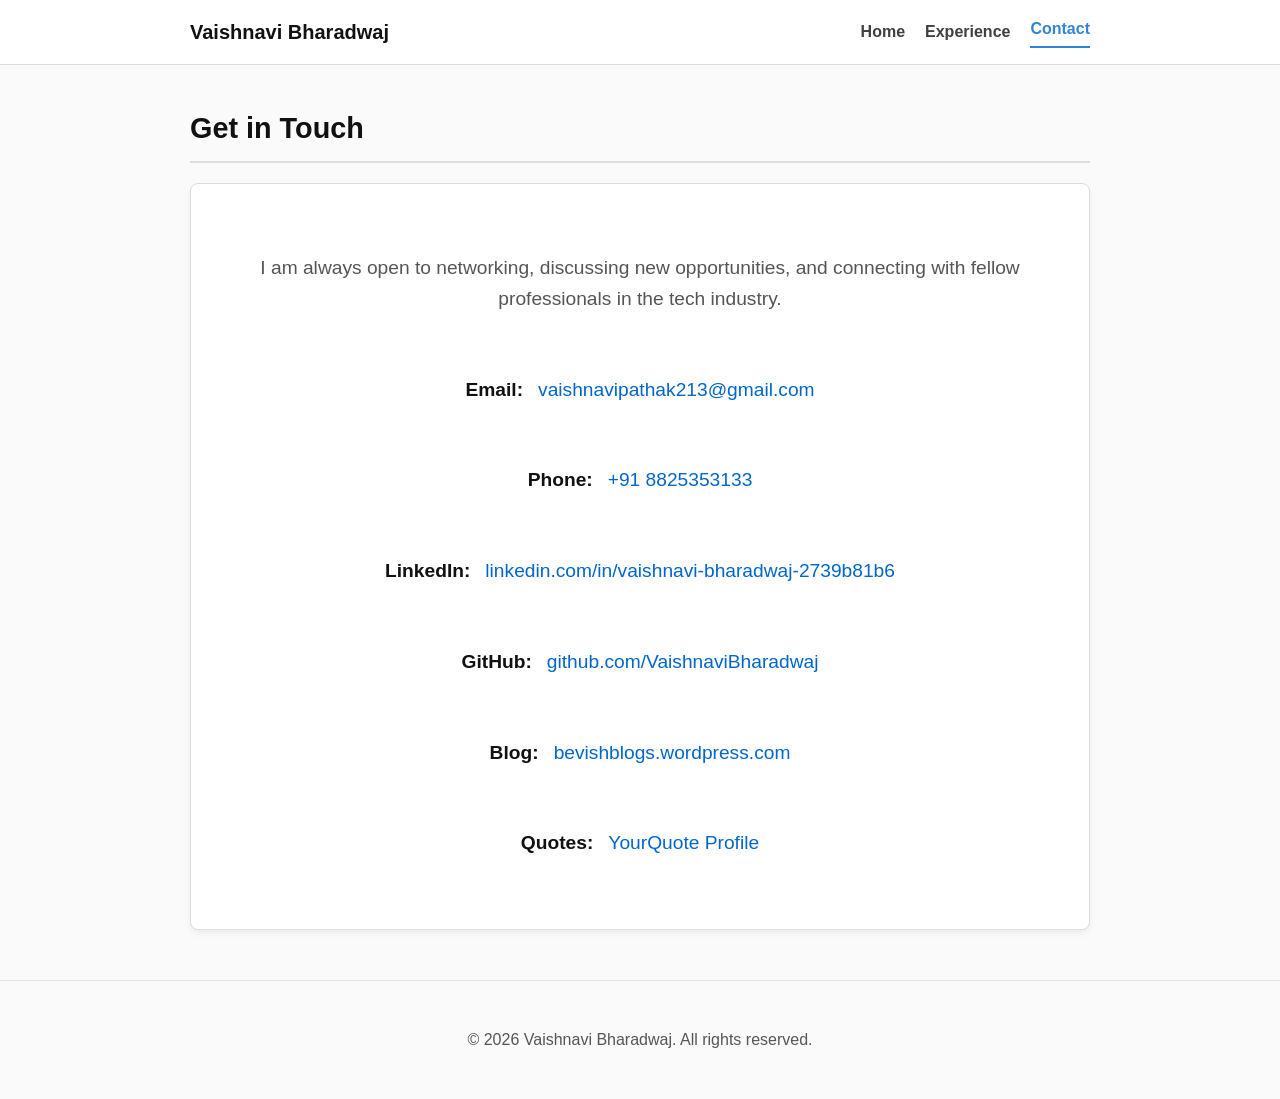
<file: contact.html>
<!DOCTYPE html>
<html lang="en">
<head>
    <meta charset="UTF-8">
    <meta name="viewport" content="width=device-width, initial-scale=1.0">
    <title>Vaishnavi Bharadwaj | Contact</title>
    <link rel="stylesheet" href="css/style.css">
    <style>
        .contact-info {
            font-size: 1.2rem;
            margin: 20px 0;
            display: flex;
            align-items: center;
            gap: 15px;
        }
        .contact-card {
            text-align: center;
            padding: 50px 20px;
        }
    </style>
</head>
<body>
    <nav>
        <div class="nav-container">
            <a href="index.html" class="nav-brand">Vaishnavi Bharadwaj</a>
            <div class="nav-links">
                <a href="index.html">Home</a>
                <a href="experience.html">Experience</a>
                <a href="contact.html" class="active">Contact</a>
            </div>
        </div>
    </nav>

    <main>
        <section id="contact">
            <h2 class="section-title">Get in Touch</h2>
            <div class="experience-card contact-card">
                <p style="font-size: 1.2rem; color: #555; margin-bottom: 40px;">
                    I am always open to networking, discussing new opportunities, and connecting with fellow professionals in the tech industry.
                </p>
                
                <div style="display: flex; flex-direction: column; align-items: center; gap: 20px;">
                    <div class="contact-info">
                        <strong>Email:</strong> <a href="mailto:vaishnavipathak213@gmail.com">vaishnavipathak213@gmail.com</a>
                    </div>

                    <div class="contact-info">
                        <strong>Phone:</strong> <a href="tel:+918825353133">+91 8825353133</a>
                    </div>
                    
                    <div class="contact-info">
                        <strong>LinkedIn:</strong> 
                        <a href="https://www.linkedin.com/in/vaishnavi-bharadwaj-2739b81b6/" target="_blank">linkedin.com/in/vaishnavi-bharadwaj-2739b81b6</a>
                    </div>

                    <div class="contact-info">
                        <strong>GitHub:</strong> 
                        <a href="https://github.com/VaishnaviBharadwaj" target="_blank">github.com/VaishnaviBharadwaj</a>
                    </div>

                    <div class="contact-info">
                        <strong>Blog:</strong> 
                        <a href="https://bevishblogs.wordpress.com/" target="_blank">bevishblogs.wordpress.com</a>
                    </div>

                    <div class="contact-info">
                        <strong>Quotes:</strong> 
                        <a href="https://www.yourquote.in/vishpathakquotes213" target="_blank">YourQuote Profile</a>
                    </div>
                </div>
            </div>
        </section>
    </main>

    <footer>
        <p>&copy; 2026 Vaishnavi Bharadwaj. All rights reserved.</p>
    </footer>
</body>
</html>
</file>
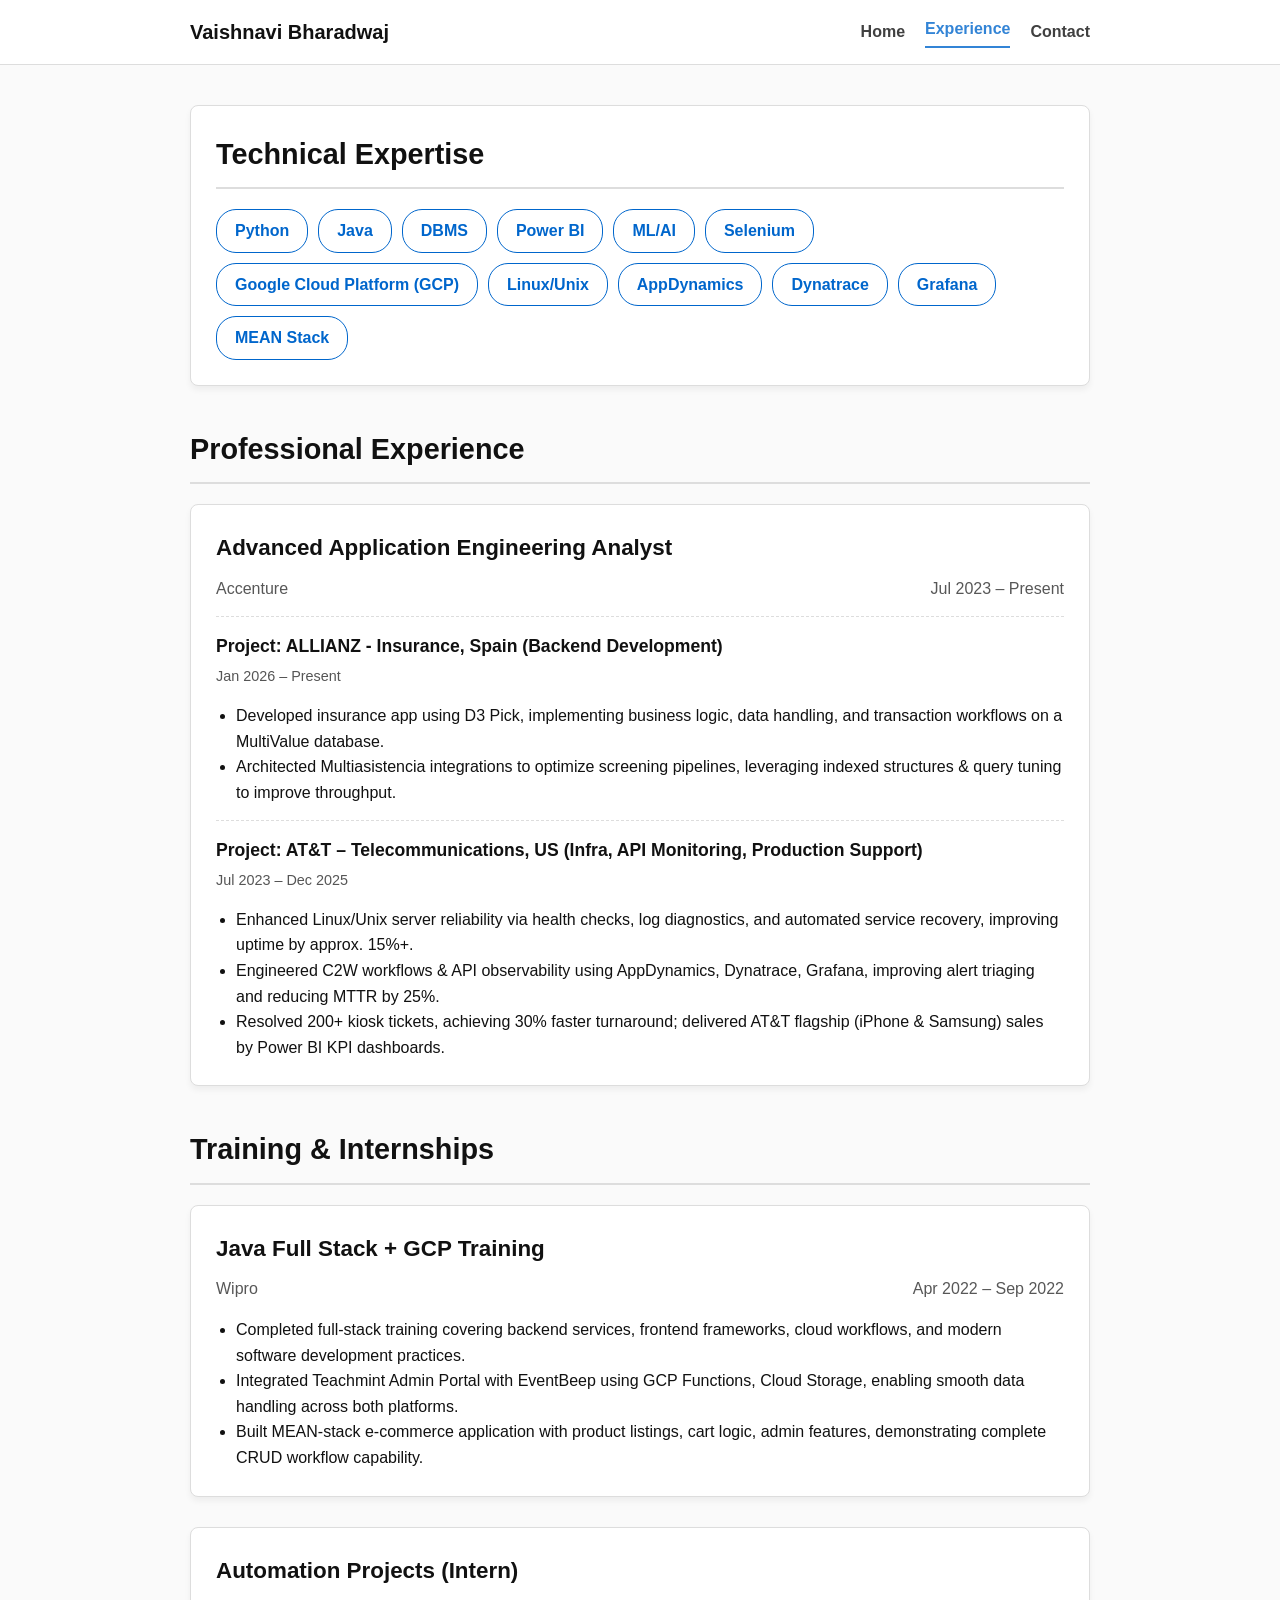
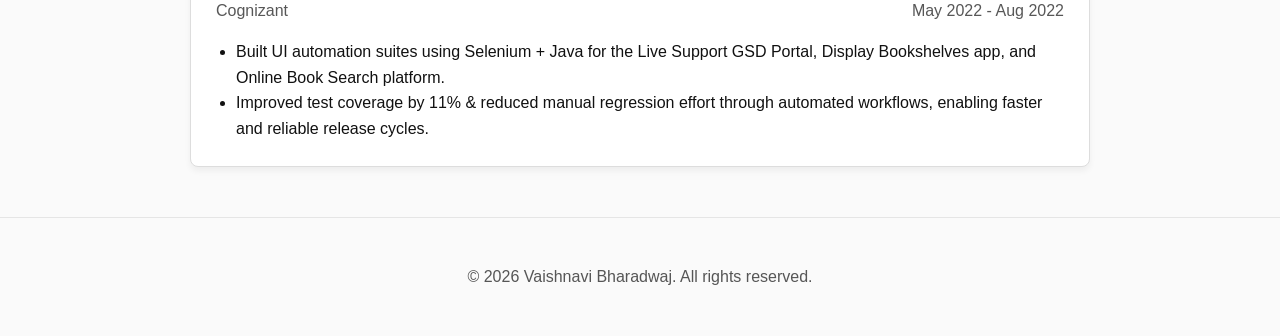
<file: experience.html>
<!DOCTYPE html>
<html lang="en">
<head>
    <meta charset="UTF-8">
    <meta name="viewport" content="width=device-width, initial-scale=1.0">
    <title>Vaishnavi Bharadwaj | Experience</title>
    <link rel="stylesheet" href="css/style.css">
</head>
<body>
    <nav>
        <div class="nav-container">
            <a href="index.html" class="nav-brand">Vaishnavi Bharadwaj</a>
            <div class="nav-links">
                <a href="index.html">Home</a>
                <a href="experience.html" class="active">Experience</a>
                <a href="contact.html">Contact</a>
            </div>
        </div>
    </nav>

    <main>
        <section class="skills-card">
            <h2 class="section-title" style="margin-top: 0;">Technical Expertise</h2>
            <div class="skills-grid">
                <span class="skill-badge">Python</span>
                <span class="skill-badge">Java</span>
                <span class="skill-badge">DBMS</span>
                <span class="skill-badge">Power BI</span>
                <span class="skill-badge">ML/AI</span>
                <span class="skill-badge">Selenium</span>
                <span class="skill-badge">Google Cloud Platform (GCP)</span>
                <span class="skill-badge">Linux/Unix</span>
                <span class="skill-badge">AppDynamics</span>
                <span class="skill-badge">Dynatrace</span>
                <span class="skill-badge">Grafana</span>
                <span class="skill-badge">MEAN Stack</span>
            </div>
        </section>

        <section id="experience">
            <h2 class="section-title">Professional Experience</h2>

            <div class="experience-card">
                <h3>Advanced Application Engineering Analyst</h3>
                <div class="experience-subtitle">
                    <span>Accenture</span>
                    <span>Jul 2023 – Present</span>
                </div>
                
                <div class="project-block">
                    <h4>Project: ALLIANZ - Insurance, Spain (Backend Development)</h4>
                    <p style="font-size: 0.9em; color:#555; margin-top:-5px; font-weight:500;">Jan 2026 – Present</p>
                    <ul style="margin: 0; padding-left: 20px;">
                        <li>Developed insurance app using D3 Pick, implementing business logic, data handling, and transaction workflows on a MultiValue database.</li>
                        <li>Architected Multiasistencia integrations to optimize screening pipelines, leveraging indexed structures & query tuning to improve throughput.</li>
                    </ul>
                </div>

                <div class="project-block">
                    <h4>Project: AT&T – Telecommunications, US (Infra, API Monitoring, Production Support)</h4>
                    <p style="font-size: 0.9em; color:#555; margin-top:-5px; font-weight:500;">Jul 2023 – Dec 2025</p>
                    <ul style="margin: 0; padding-left: 20px;">
                        <li>Enhanced Linux/Unix server reliability via health checks, log diagnostics, and automated service recovery, improving uptime by approx. 15%+.</li>
                        <li>Engineered C2W workflows & API observability using AppDynamics, Dynatrace, Grafana, improving alert triaging and reducing MTTR by 25%.</li>
                        <li>Resolved 200+ kiosk tickets, achieving 30% faster turnaround; delivered AT&T flagship (iPhone & Samsung) sales by Power BI KPI dashboards.</li>
                    </ul>
                </div>
            </div>

            <h2 class="section-title">Training & Internships</h2>

            <div class="experience-card">
                <h3>Java Full Stack + GCP Training</h3>
                <div class="experience-subtitle">
                    <span>Wipro</span>
                    <span>Apr 2022 – Sep 2022</span>
                </div>
                <ul style="margin: 0; padding-left: 20px;">
                    <li>Completed full-stack training covering backend services, frontend frameworks, cloud workflows, and modern software development practices.</li>
                    <li>Integrated Teachmint Admin Portal with EventBeep using GCP Functions, Cloud Storage, enabling smooth data handling across both platforms.</li>
                    <li>Built MEAN-stack e-commerce application with product listings, cart logic, admin features, demonstrating complete CRUD workflow capability.</li>
                </ul>
            </div>

            <div class="experience-card">
                <h3>Automation Projects (Intern)</h3>
                <div class="experience-subtitle">
                    <span>Cognizant</span>
                    <span>May 2022 - Aug 2022</span>
                </div>
                <ul style="margin: 0; padding-left: 20px;">
                    <li>Built UI automation suites using Selenium + Java for the Live Support GSD Portal, Display Bookshelves app, and Online Book Search platform.</li>
                    <li>Improved test coverage by 11% & reduced manual regression effort through automated workflows, enabling faster and reliable release cycles.</li>
                </ul>
            </div>
            
        </section>
    </main>

    <footer>
        <p>&copy; 2026 Vaishnavi Bharadwaj. All rights reserved.</p>
    </footer>
</body>
</html>
</file>
<file: css/style.css>
/* Global Styles */
:root {
    --primary-color: #0066cc;
    --text-color: #111111;
    --bg-color: #FAFAFA;
    --nav-bg: #ffffff;
    --border-color: #dddddd;
    --card-bg: #ffffff;
    --shadow: 0 4px 6px rgba(0,0,0,0.05);
}

@media (prefers-color-scheme: dark) {
    :root {
        --primary-color: #4da6ff;
        --text-color: #e0e0e0;
        --bg-color: #121212;
        --nav-bg: #1e1e1e;
        --border-color: #333333;
        --card-bg: #1e1e1e;
        --shadow: 0 4px 6px rgba(0,0,0,0.4);
    }
}

body {
    font-family: 'Segoe UI', Tahoma, Geneva, Verdana, sans-serif;
    font-size: 16px;
    line-height: 1.6;
    color: var(--text-color);
    margin: 0;
    padding: 0;
    background-color: var(--bg-color);
}

a {
    color: var(--primary-color);
    text-decoration: none;
    transition: color 0.3s;
}

a:hover {
    text-decoration: underline;
    color: #004c99;
}

/* Navigation System */
nav {
    background-color: var(--nav-bg);
    border-bottom: 1px solid var(--border-color);
    padding: 1rem 0;
    position: sticky;
    top: 0;
    z-index: 1000;
}

.nav-container {
    max-width: 900px;
    margin: 0 auto;
    display: flex;
    justify-content: space-between;
    align-items: center;
    padding: 0 20px;
}

.nav-brand {
    font-size: 1.25rem;
    font-weight: bold;
    color: var(--text-color);
    text-decoration: none;
}

.nav-brand:hover {
    text-decoration: none;
    color: var(--primary-color);
}

.nav-links {
    display: flex;
    flex-wrap: wrap;
    align-items: center;
}

.nav-links a {
    margin-left: 20px;
    font-size: 1rem;
    font-weight: 600;
    color: var(--text-color);
    opacity: 0.8;
}

.nav-links a.active {
    color: var(--primary-color);
    border-bottom: 2px solid var(--primary-color);
    padding-bottom: 4px;
}

.nav-links a:hover {
    color: var(--primary-color);
    text-decoration: none;
}

/* Layout Core */
main {
    max-width: 900px;
    margin: 40px auto;
    padding: 0 20px;
}

/* Content Blocks */
.header-container {
    display: flex;
    flex-direction: column;
    align-items: center;
    text-align: center;
    gap: 20px;
    margin-bottom: 40px;
}

.profile-pic {
    width: 180px;
    height: 180px;
    border-radius: 50%;
    object-fit: cover;
    border: 3px solid #ccc;
    background-color: #EEE;
    box-shadow: var(--shadow);
}

.header-text h1 {
    margin: 0 0 10px 0;
    font-size: clamp(2rem, 5vw, 3rem);
    color: var(--text-color);
}

.header-text h3 {
    margin: 0 0 5px 0;
    font-size: 1.25rem;
    font-weight: 500;
    color: var(--text-color);
    opacity: 0.8;
}

.section-title {
    color: var(--text-color);
    border-bottom: 2px solid var(--border-color);
    padding-bottom: 10px;
    margin-top: 40px;
    margin-bottom: 20px;
    font-size: 1.8rem;
}

/* Experience Cards */
.experience-card, .skills-card {
    background-color: var(--card-bg);
    padding: 25px;
    border-radius: 8px;
    box-shadow: var(--shadow);
    margin-bottom: 30px;
    border: 1px solid var(--border-color);
}

.experience-card h3 {
    margin: 0;
    font-size: 1.4rem;
    color: var(--text-color);
}

.experience-subtitle {
    display: flex;
    justify-content: space-between;
    color: var(--text-color);
    opacity: 0.7;
    font-weight: 500;
    margin: 10px 0 15px 0;
    font-size: 1rem;
}

.project-block {
    margin-top: 15px;
    padding-top: 15px;
    border-top: 1px dashed var(--border-color);
}

.project-block h4 {
    margin: 0 0 10px 0;
    color: var(--text-color);
    font-size: 1.1rem;
}

/* Skills Matrix */
.skills-grid {
    display: flex;
    flex-wrap: wrap;
    gap: 10px;
}

.skill-badge {
    background-color: var(--card-bg);
    border: 1px solid var(--primary-color);
    color: var(--primary-color);
    padding: 8px 18px;
    border-radius: 20px;
    font-size: 1rem;
    font-weight: 600;
}

/* Footer Section */
footer {
    text-align: center;
    margin-top: 50px;
    font-size: 1rem;
    color: var(--text-color);
    opacity: 0.7;
    border-top: 1px solid var(--border-color);
    padding: 30px 20px;
}

/* Media Queries for Mobile Responsiveness */
@media (max-width: 768px) {
    body {
        font-size: 16px;
    }
    
    .header-container {
        flex-direction: column;
        text-align: center;
    }
    
    .nav-container {
        flex-direction: column;
        gap: 15px;
    }

    .nav-links {
        justify-content: center;
        gap: 10px;
        margin-top: 10px;
    }

    .nav-links a {
        margin: 5px 10px;
    }

    .experience-subtitle {
        flex-direction: column;
        gap: 5px;
    }
}
</file>
